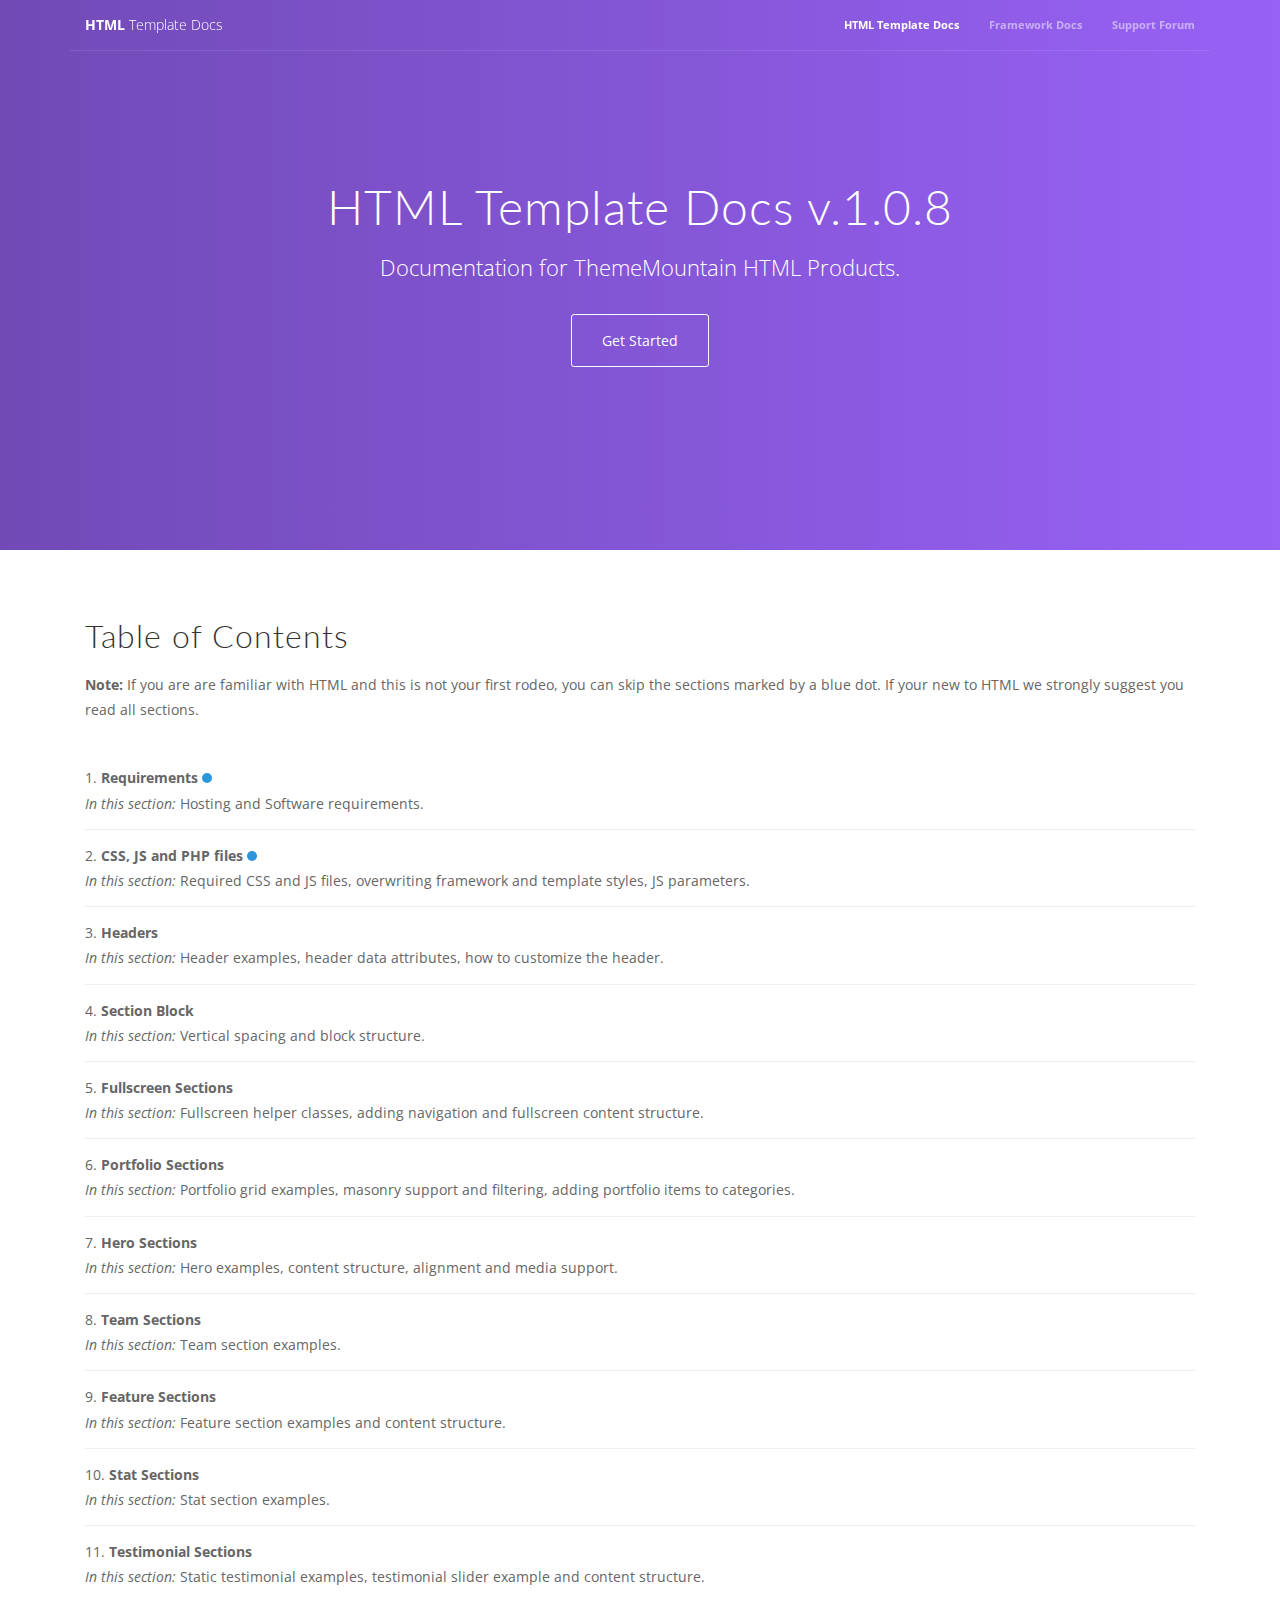
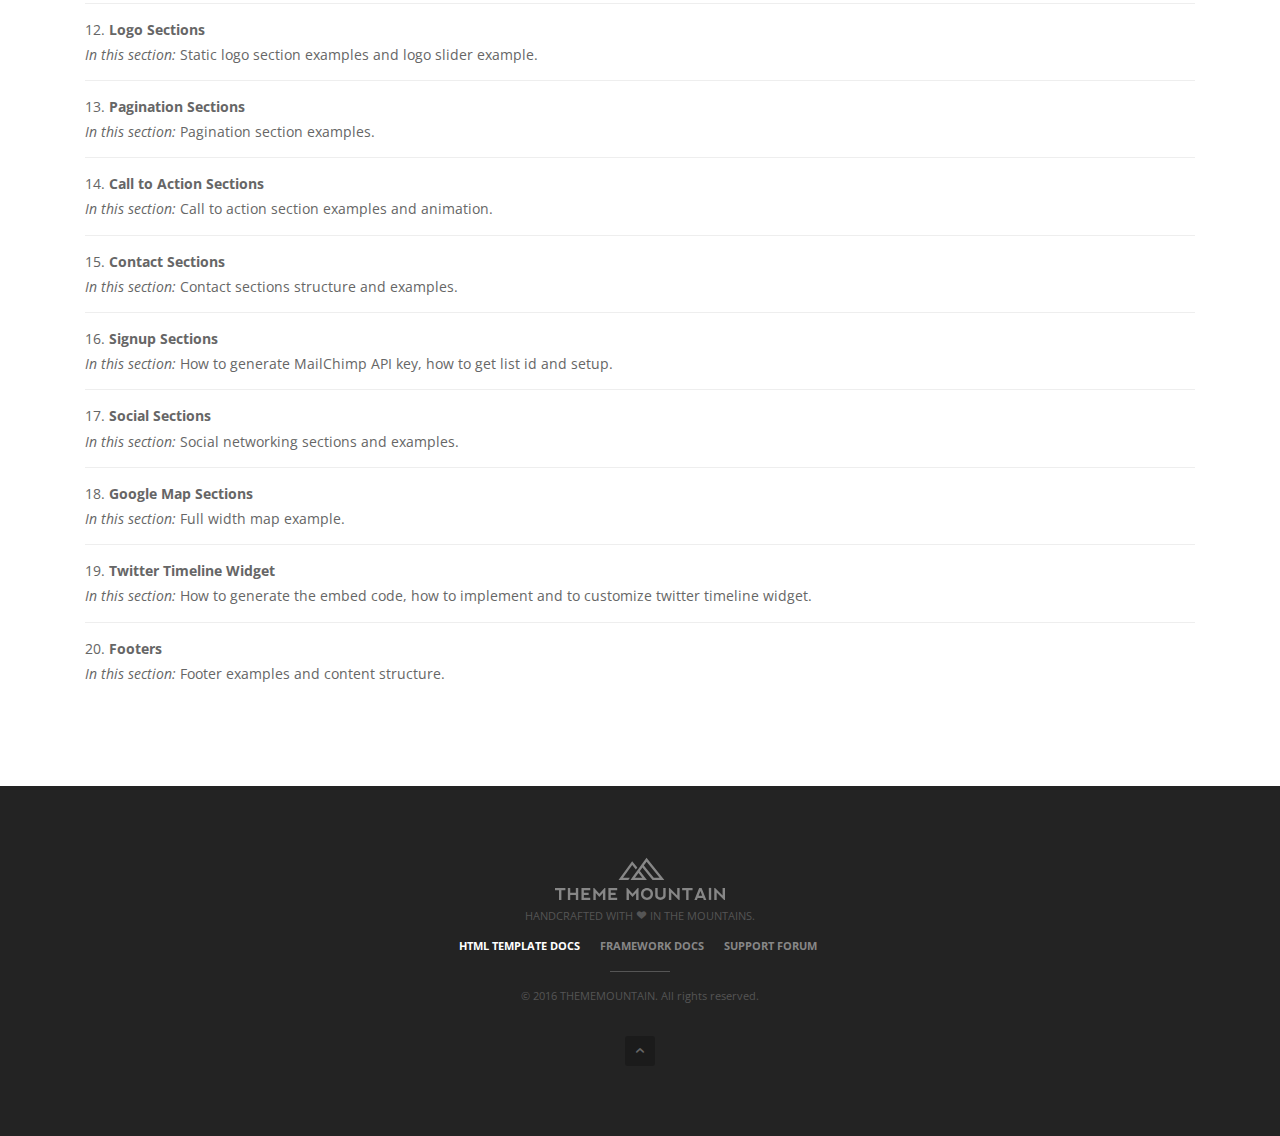
<file: Documentation/docs/index.html>
<!DOCTYPE html>
<html lang="en">
<head>
	<meta charset="UTF-8" />
	<meta content="width=device-width,initial-scale=1.0,maximum-scale=1.0" name="viewport">
	<title>Theme Mountain | Template Documentation</title>
	<link rel="shortcut icon" type="image/x-icon" href="images/theme-mountain-favicon.ico">
	
	<!-- Css -->
	<link rel="stylesheet" href="css/core.min.css" />

	<!-- Font -->
	<link href='https://fonts.googleapis.com/css?family=Open+Sans:300,400,700%7CLato:300,400,700' rel='stylesheet' type='text/css'>

	<!--[if lt IE 9]>
    	<script type="text/javascript" src="http://html5shiv.googlecode.com/svn/trunk/html5.js"></script>
    <![endif]-->

</head>
<body class="homepage">

	<!-- Mobile Menu -->
	<aside class="side-navigation-wrapper enter-right" data-no-scrollbar data-animation="push-in">
		<div class="side-navigation-scroll-pane">
			<div class="side-navigation-inner">
				<div class="side-navigation-header">
					<div class="logo">
						<a class="weight-light" href="../index.html"><strong>HTML</strong> Template Docs</a>
					</div>
					<div class="navigation-hide side-nav-hide">
						<a href="#">
							<span class="icon-cancel medium"></span>
						</a>
					</div>
				</div>
				<nav class="side-navigation">
					<ul>
						<li class="current">
							<a class="contains-sub-menu" href="index.html">Home</a>
						</li>
						<li>
							<a class="contains-sub-menu" href="#">Sections</a>
							<ul class="sub-menu">
								<li>
									<a href="sections/requirements.html">Requirements</a>
								</li>
								<li>
									<a href="sections/file-structure.html">CSS, JS and PHP files</a>
								</li>
								<li>
									<a href="sections/headers.html">Headers <span class="label bkg-grey color-charcoal rounded small">Updated</span></a>
								</li>
								<li>
									<a href="sections/fullscreen-sections.html">Fullscreen Sections</a>
								</li>
								<li>
									<a href="sections/portfolio-sections.html">Portfolio Sections <span class="label bkg-grey color-charcoal rounded small">Updated</span></a>
								</li>
								<li>
									<a href="sections/hero-sections.html">Hero Sections <span class="label bkg-grey color-charcoal rounded small">Updated</span></a>
								</li>
								<li>
									<a href="sections/team-sections.html">Team Sections</a>
								</li>
								<li>
									<a href="sections/feature-sections.html">Feature Sections</a>
								</li>
								<li>
									<a href="sections/stat-sections.html">Stat Sections</a>
								</li>
								<li>
									<a href="sections/testimonial-sections.html">Testimonial Sections</a>
								</li>
								<li>
									<a href="sections/logo-sections.html">Loo Sections</a>
								</li>
								<li>
									<a href="sections/pagination-sections.html">Pagination Sections</a>
								</li>
								<li>
									<a href="sections/call-to-action-sections.html">Call to Action Sections</a>
								</li>
								<li>
									<a href="sections/contact-sections.html">Contact Sections <span class="label bkg-grey color-charcoal rounded small">Updated</span></a>
								</li>
								<li>
									<a href="sections/sign-up-sections.html">Signup Sections</a>
								</li>
								<li>
									<a href="sections/social-sections.html">Social Sections</a>
								</li>
								<li>
									<a href="sections/google-map-sections.html">Google Map Sections <span class="label bkg-grey color-charcoal rounded small">Updated</span></a>
								</li>
								<li>
									<a href="sections/twitter-timeline-widget.html">Twitter Timeline Widget</a>
								</li>
								<li>
									<a href="sections/footers.html">Footers <span class="label bkg-grey color-charcoal rounded small">Updated</span></a>
								</li>
							</ul>
						<li>
						<li>
							<a href="#" class="contains-sub-menu">Other Docs</a>
							<ul class="sub-menu">
								<li>
									<a href="http://framework.thememountain.com">Framework Documentation</a>
								</li>
							</ul>
						</li>
					</ul>
				</nav>
				<div class="side-navigation-footer">
					<p class="copyright no-margin-bottom">&copy; 2014 THEMEMOUNTAIN.</p>
				</div>
			</div>
		</div>
	</aside>
	<!-- Mobile Menu End -->

	<div class="wrapper">
		<div class="wrapper-inner">

			<!-- Header -->
			<header class="nav-bar nav-main">
				<div class="row">
					<div class="column width-12">
						<div class="logo">
							<a class="weight-light" href="../index.html"><strong>HTML</strong> Template Docs</a>
						</div>
						<nav class="navigation nav-block secondary-navigation nav-right no-margin-left">
							<ul>
								<li>
									<li class="aux-navigation hide">
									<!-- Aux Navigation -->
									<a href="#" class="navigation-show side-nav-show nav-icon">
										<span class="icon-menu"></span>
									</a>
								</li>
							</ul>
						</nav>
						<nav class="navigation nav-block primary-navigation nav-right">
							<ul>
								<li class="current">
									<a href="index.html">HTML Template Docs</a>
								</li>
								<li>
									<a href="http://framework.thememountain.com">Framework Docs</a>
								</li>
								<li>
									<a href="http://thememountain.ticksy.com/">Support Forum</a>
								</li>
							</ul>
						</nav>
					</div>
				</div>
			</header>
			<!-- Header End -->	

			<!-- Content -->
			<div class="content clearfix">
				<div class="section-block intro-title-1">
					<div class="row">
						<div class="column width-12">
							<div class="title-container">
								<div class="title-container-inner center">
									<h1 class="mb-10 version-number">HTML Template Docs</h1>
									<p class="lead color-white transparent-element">Documentation for ThemeMountain HTML Products.</p>
									<a href="sections/requirements.html" class="button border-white border-hover-white color-white color-hover-white large rounded">Get Started</a>
								</div>
							</div>
						</div>
					</div>
				</div>
				<div class="row large">
					<div class="column width-12">
						<h2 id="table-of-contents">Table of Contents</h2>
						<p><strong>Note:</strong> If you are are familiar with HTML and this is not your first rodeo, you can skip the sections marked by a blue dot. If your new to HTML we strongly suggest you read all sections.</p>
						<div class="row">
							<div class="column width-12">
								<ol class="list-group large">
									<li>
										<a href="sections/requirements.html">Requirements</a> <span class="indicator bkg-blue-light"></span>
										<p><em>In this section:</em> Hosting and Software requirements.</p>
									</li>
									<li>
										<a href="sections/file-structure.html">CSS, JS and PHP files</a> <span class="indicator bkg-blue-light"></span>
										<p><em>In this section:</em> Required CSS and JS files, overwriting framework and template styles, JS parameters.</p>
									</li>
									<li>
										<a href="sections/headers.html">Headers</a>
										<p><em>In this section:</em> Header examples, header data attributes, how to customize the header.</p>
									</li>
									<li>
										<a href="sections/section-block.html">Section Block</a>
										<p><em>In this section:</em> Vertical spacing and block structure.</p>
									</li>
									<li>
										<a href="sections/fullscreen-sections.html">Fullscreen Sections</a>
										<p><em>In this section:</em> Fullscreen helper classes, adding navigation and fullscreen content structure.</p>
									</li>
									<li>
										<a href="sections/portfolio-sections.html">Portfolio Sections</a>
										<p><em>In this section:</em> Portfolio grid examples, masonry support and filtering, adding portfolio items to categories.</p>
									</li>
									<li>
										<a href="sections/hero-sections.html">Hero Sections</a>
										<p><em>In this section:</em> Hero examples, content structure, alignment and media support.</p>
									</li>
									<li>
										<a href="sections/team-sections.html">Team Sections</a>
										<p><em>In this section:</em> Team section examples.</p>
									</li>
									<li>
										<a href="sections/feature-sections.html">Feature Sections</a>
										<p><em>In this section:</em> Feature section examples and content structure.</p>
									</li>
									<li>
										<a href="sections/stat-sections.html">Stat Sections</a>
										<p><em>In this section:</em> Stat section examples.</p>
									</li>
									<li>
										<a href="sections/testimonial-sections.html">Testimonial Sections</a>
										<p><em>In this section:</em> Static testimonial examples, testimonial slider example and content structure.</p>
									</li>
									<li>
										<a href="sections/logo-sections.html">Logo Sections</a>
										<p><em>In this section:</em> Static logo section examples and logo slider example.</p>
									</li>
									<li>
										<a href="sections/pagination-sections.html">Pagination Sections</a>
										<p><em>In this section:</em> Pagination section examples.</p>
									</li>
									<li>
										<a href="sections/call-to-action-sections.html">Call to Action Sections</a>
										<p><em>In this section:</em> Call to action section examples and animation.</p>
									</li>
									<li>
										<a href="sections/contact-sections.html">Contact Sections</a>
										<p><em>In this section:</em> Contact sections structure and examples.</p>
									</li>
									<li>
										<a href="sections/sign-up-sections.html">Signup Sections</a>
										<p><em>In this section:</em> How to generate MailChimp API key, how to get list id and setup.</p>
									</li>
									<li>
										<a href="sections/social-sections.html">Social Sections</a>
										<p><em>In this section:</em> Social networking sections and examples.</p>
									</li>
									<li>
										<a href="sections/google-map-sections.html">Google Map Sections</a>
										<p><em>In this section:</em> Full width map example.</p>
									</li>
									<li>
										<a href="sections/twitter-timeline-widget.html">Twitter Timeline Widget</a>
										<p><em>In this section:</em> How to generate the embed code, how to implement and to customize twitter timeline widget.</p>
									</li>
									<li>
										<a href="sections/footers.html">Footers</a>
										<p><em>In this section:</em> Footer examples and content structure.</p>
									</li>
								</ol>
							</div>
						</div>
					</div>
				</div>
			</div>
			<!-- Content End -->

			<!-- Footer -->
			<footer class="footer">
				<div class="row large center">
					<div class="column width-12">
						<img src="images/theme-mountain-logo.svg" alt="Theme Mountain" />
						<p class="footer-text">Handcrafted with <span class="icon-heart"></span> in the mountains.</p>
						<nav id="footer-navigation" class="navigation nav-center">
							<ul>
								<li class="current">
									<a href="index.html">HTML Template Docs</a>
								</li>
								<li>
									<a href="http://framework.thememountain.com">Framework Docs</a>
								</li>
								<li>
									<a href="http://thememountain.ticksy.com/">Support Forum</a>
								</li>
							</ul>
						</nav>
						<p class="copyright">&copy; 2016 THEMEMOUNTAIN. All rights reserved.</p>
						<a href="#" class="scroll-to-top icon-up bkg-hover-white"></a>
					</div>
				</div> 
			</footer>
			<!-- End Footer -->
		</div>
	</div>

	<!-- Js -->
	<script src="https://ajax.googleapis.com/ajax/libs/jquery/1.12.4/jquery.min.js"></script>
	<script src="js/timber.master.min.js"></script>
</body>
</html>
</file>
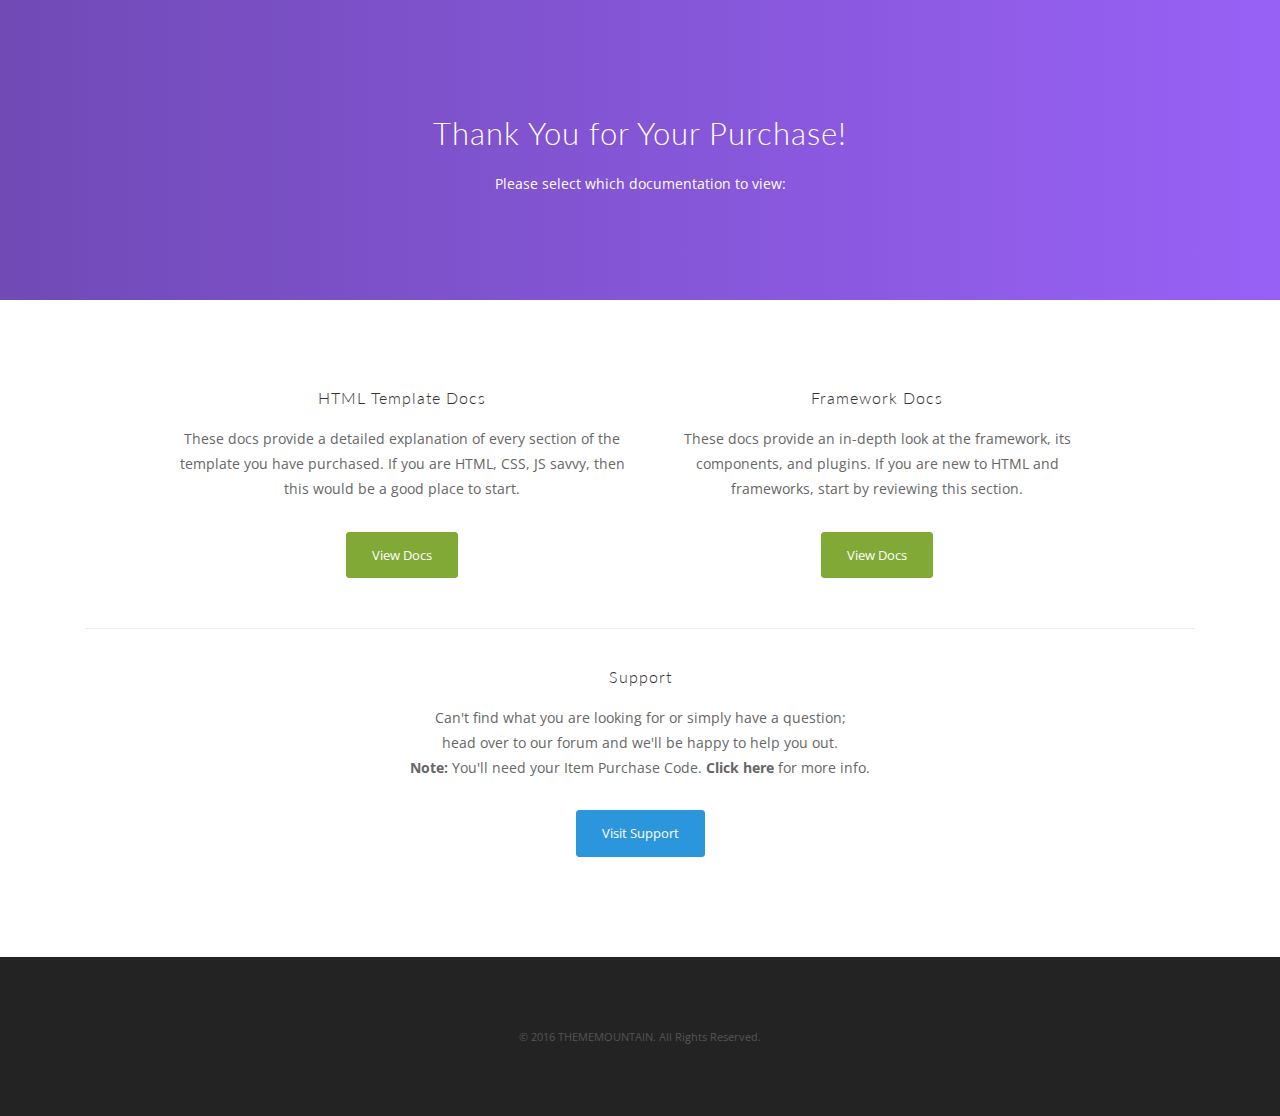
<file: Documentation/start-here.html>
<!DOCTYPE html>
<html lang="en">
<head>
	<meta charset="UTF-8" />
	<meta content="width=device-width,initial-scale=1.0,maximum-scale=1.0" name="viewport">
	<title>Theme Mountain | Documentation</title>
	<link rel="shortcut icon" type="image/x-icon" href="images/theme-mountain-favicon.ico">
	
	<!-- Css -->
	<link rel="stylesheet" href="docs/css/core.min.css" />

	<!-- Font -->
	<link href='https://fonts.googleapis.com/css?family=Open+Sans:300,400,700%7CLato:300,400,700' rel='stylesheet' type='text/css'>

	<!--[if lt IE 9]>
    	<script type="text/javascript" src="http://html5shiv.googlecode.com/svn/trunk/html5.js"></script>
    <![endif]-->

</head>
<body>

	<div class="wrapper">
		<div class="wrapper-inner">

			<!-- Content -->
			<div class="content clearfix">
				<div class="section-block intro-title-1 small">
					<div class="row">
						<div class="column width-12">
							<div class="title-container">
								<div class="title-container-inner center">
									<h1 class="mb-10"><small>Thank You for Your Purchase!</small></h1>
									<p class=" color-white">Please select which documentation to view:</p>
								</div>
							</div>
						</div>
					</div>
				</div>
				<div class="row xlarge">
					<div class="column width-12 center">
						<div class="row">
							<div class="column width-5 push-1">
								<h6>HTML Template Docs</h6>
								<p>These docs provide a detailed explanation of every section of the template you have purchased. If you are HTML, CSS, JS savvy, then this would be a good place to start.</p>
								<a href="docs/index.html" class="button bkg-green border-hover-charcoal color-white color-hover-charcoal rounded">
									View Docs
								</a>
							</div>
							<div class="column width-5 push-1">
								<h6>Framework Docs</h6>
								<p>These docs provide an in-depth look at the framework, its components, and plugins. If you are new to HTML and frameworks, start by reviewing this section.</p>
								<a href="http://framework.thememountain.com" class="button bkg-green border-hover-charcoal color-white color-hover-charcoal rounded">
									View Docs
								</a>
							</div>
						</div>
						<hr>
						<div class="row">
							<div class="column width-6 push-3">
								<h6>Support</h6>
								<p>Can't find what you are looking for or simply have a question;<br> head over to our forum and we'll be happy to help you out. <br> <strong>Note:</strong> You'll need your Item Purchase Code. <a href="https://thememountain.ticksy.com/faq/3109">Click here</a> for more info.</p>
								<a href="https://thememountain.ticksy.com" class="button bkg-blue-light border-hover-charcoal color-white color-hover-charcoal rounded">
									Visit Support
								</a>
							</div>
						</div>
					</div>
				</div>
			</div>
			<!-- Content End -->

			<!-- Footer -->
			<footer class="footer">
				<div class="row large center">
					<div class="column width-12">
						<p class="copyright no-margin-bottom">&copy; 2016 THEMEMOUNTAIN. All Rights Reserved.</p>
					</div>
				</div> 
			</footer>
			<!-- Footer End -->

		</div>
	</div>
</body>
</html>
</file>
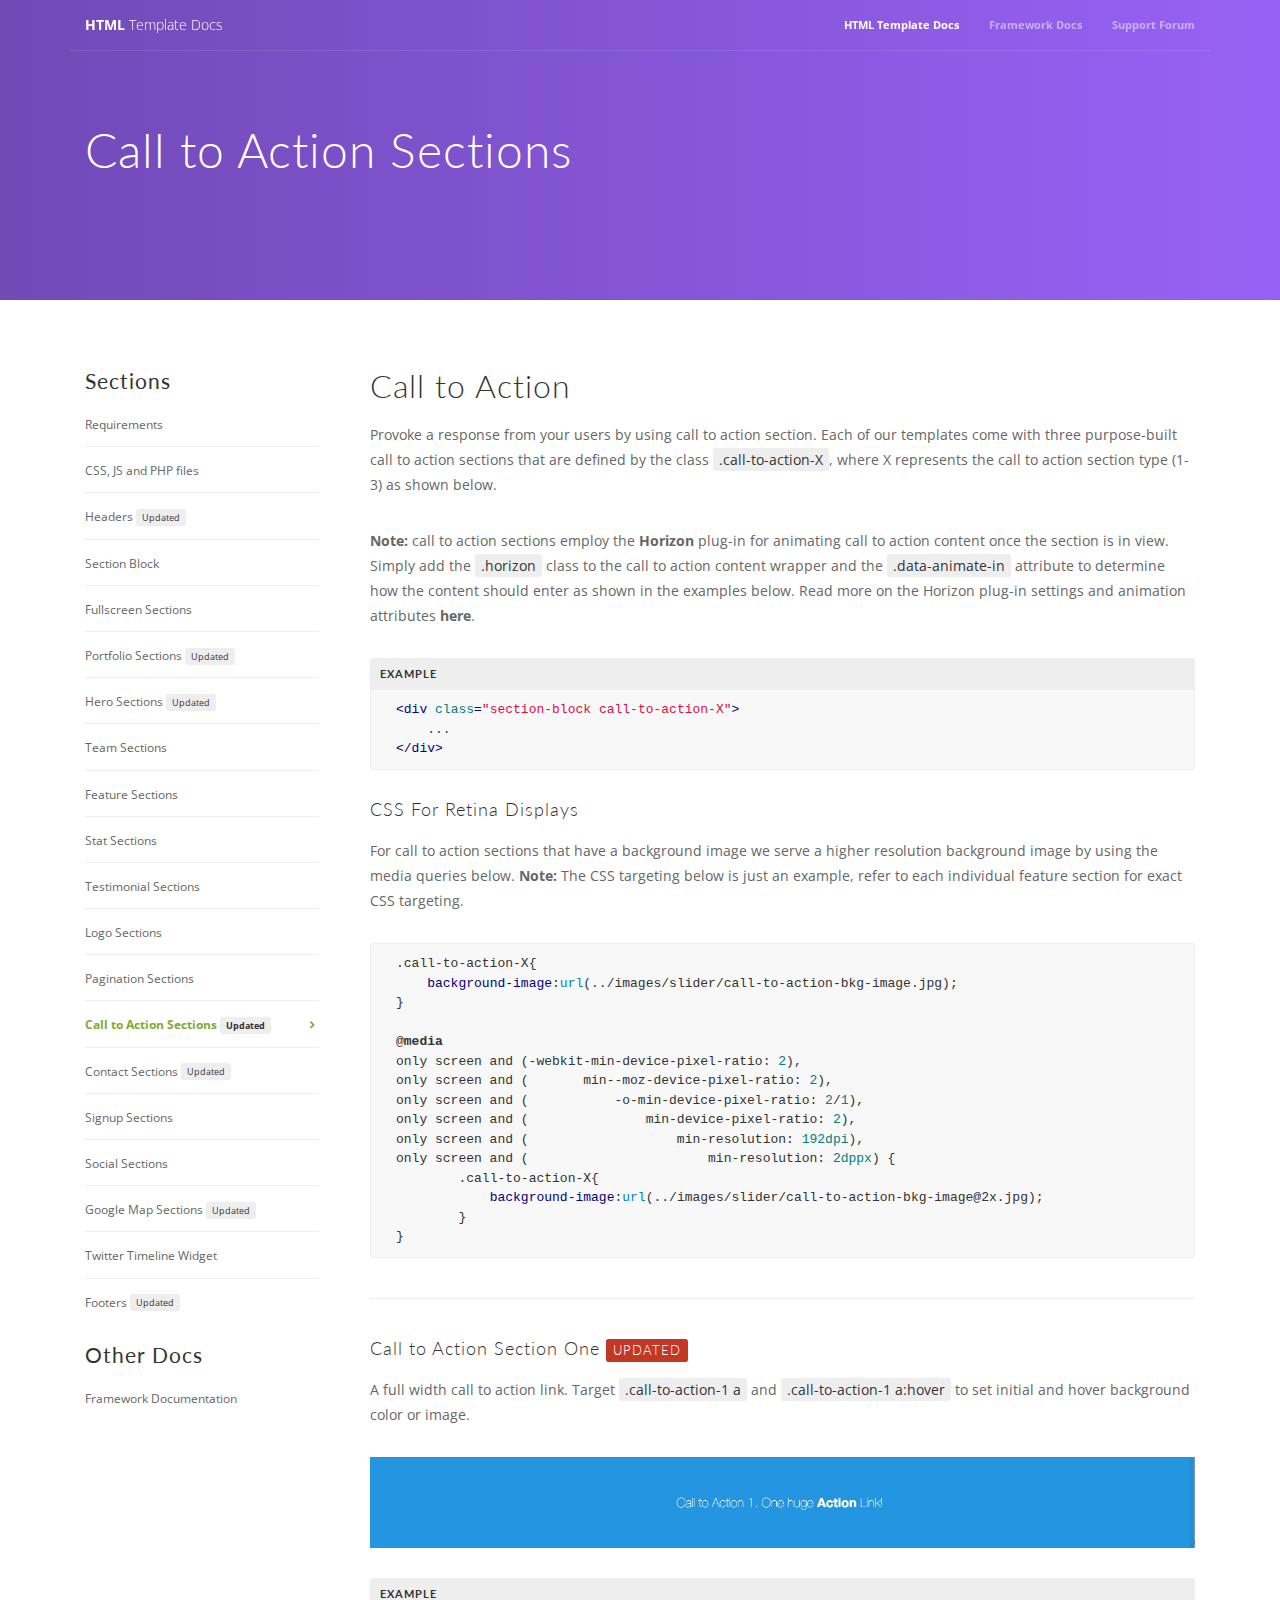
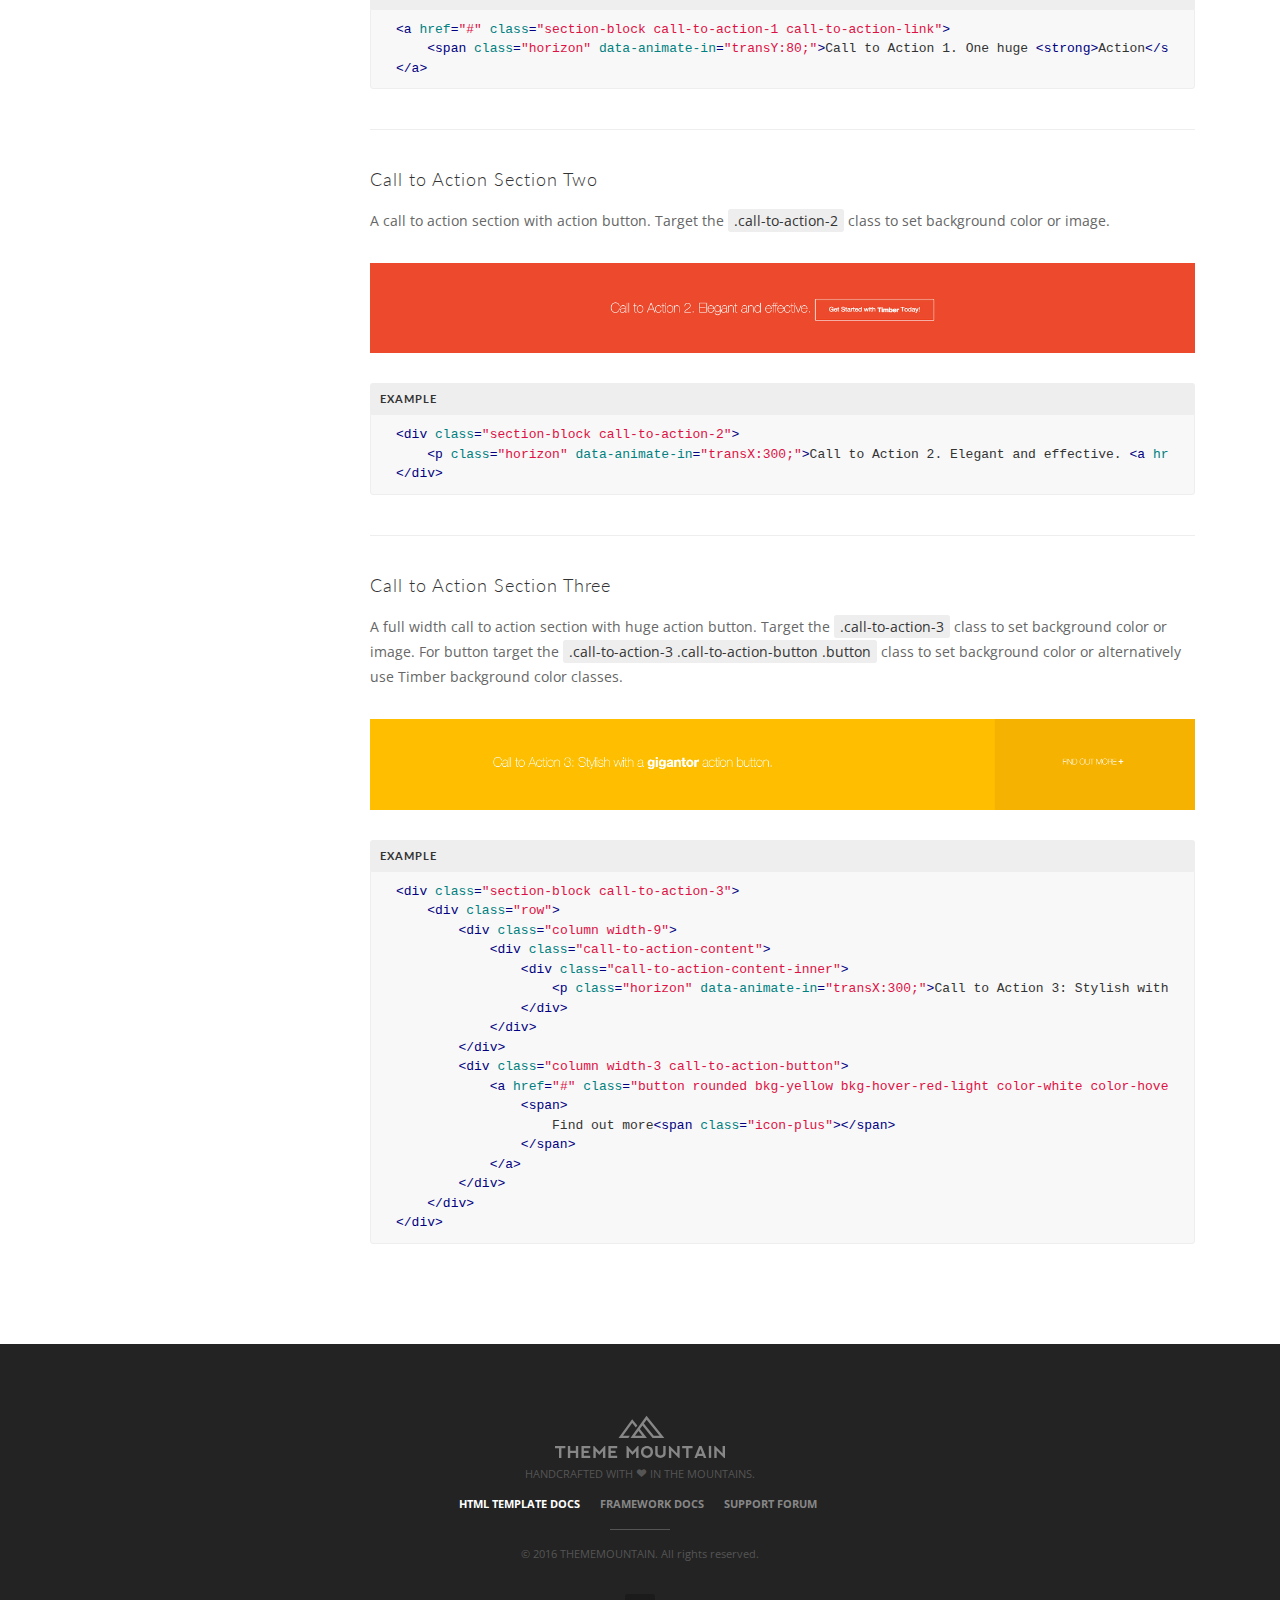
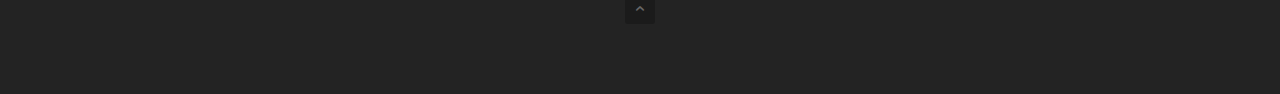
<file: Documentation/docs/sections/call-to-action-sections.html>
<!DOCTYPE html>
<html lang="en">
<head>
	<meta charset="UTF-8" />
	<meta content="width=device-width,initial-scale=1.0,maximum-scale=1.0" name="viewport">
	<title>Call to Action Sections | Template Documentation </title>
	<link rel="shortcut icon" type="image/x-icon" href="../images/theme-mountain-favicon.ico">
	
	<!-- Css -->
	<link rel="stylesheet" href="../css/core.min.css" />

	<!-- Font -->
	<link href='https://fonts.googleapis.com/css?family=Open+Sans:300,400,700%7CLato:300,400,700' rel='stylesheet' type='text/css'>

	<!--[if lt IE 9]>
    	<script type="text/javascript" src="http://html5shiv.googlecode.com/svn/trunk/html5.js"></script>
    <![endif]-->

</head>
<body>

	<!-- Mobile Menu -->
	<aside class="side-navigation-wrapper enter-right" data-no-scrollbar data-animation="push-in">
		<div class="side-navigation-scroll-pane">
			<div class="side-navigation-inner">
				<div class="side-navigation-header">
					<div class="logo">
						<a class="weight-light" href="../index.html"><strong>HTML</strong> Template Docs</a>
					</div>
					<div class="navigation-hide side-nav-hide">
						<a href="#">
							<span class="icon-cancel medium"></span>
						</a>
					</div>
				</div>
				<nav class="side-navigation">
					<ul>
						<li>
							<a class="contains-sub-menu" href="../index.html">Home</a>
						</li>
						<li>
							<a class="contains-sub-menu" href="#">Sections</a>
							<ul class="sub-menu">
								<li>
									<a href="requirements.html">Requirements</a>
								</li>
								<li>
									<a href="file-structure.html">CSS, JS and PHP files</a>
								</li>
								<li>
									<a href="headers.html">Headers <span class="label bkg-grey color-charcoal rounded small">Updated</span></a>
								</li>
								<li>
									<a href="section-block.html">Section Block</a>
								</li>
								<li>
									<a href="fullscreen-sections.html">Fullscreen Sections</a>
								</li>
								<li>
									<a href="portfolio-sections.html">Portfolio Sections <span class="label bkg-grey color-charcoal rounded small">Updated</span></a>
								</li>
								<li>
									<a href="hero-sections.html">Hero Sections <span class="label bkg-grey color-charcoal rounded small">Updated</span></a>
								</li>
								<li>
									<a href="team-sections.html">Team Sections</a>
								</li>
								<li>
									<a href="feature-sections.html">Feature Sections</a>
								</li>
								<li>
									<a href="stat-sections.html">Stat Sections</a>
								</li>
								<li>
									<a href="testimonial-sections.html">Testimonial Sections</a>
								</li>
								<li>
									<a href="logo-sections.html">Logo Sections</a>
								</li>
								<li>
									<a href="pagination-sections.html">Pagination Sections</a>
								</li>
								<li class="current">
									<a href="call-to-action-sections.html">Call to Action Sections <span class="label bkg-grey color-charcoal rounded small">Updated</span></a>
								</li>
								<li>
									<a href="contact-sections.html">Contact Sections <span class="label bkg-grey color-charcoal rounded small">Updated</span></a>
								</li>
								<li>
									<a href="sign-up-sections.html">Signup Sections</a>
								</li>
								<li>
									<a href="social-sections.html">Social Sections</a>
								</li>
								<li>
									<a href="google-map-sections.html">Google Map Sections <span class="label bkg-grey color-charcoal rounded small">Updated</span></a>
								</li>
								<li>
									<a href="twitter-timeline-widget.html">Twitter Timeline Widget</a>
								</li>
								<li>
									<a href="footers.html">Footers <span class="label bkg-grey color-charcoal rounded small">Updated</span></a>
								</li>
							</ul>
						<li>
						<li>
							<a href="#" class="contains-sub-menu">Other Docs</a>
							<ul class="sub-menu">
								<li>
									<a href="http://framework.thememountain.com">Framework Documentation</a>
								</li>
							</ul>
						</li>
					</ul>
				</nav>
				<div class="side-navigation-footer">
					<p class="copyright no-margin-bottom">&copy; 2014 THEMEMOUNTAIN.</p>
				</div>
			</div>
		</div>
	</aside>
	<!-- Mobile Menu End -->

	<div class="wrapper">
		<div class="wrapper-inner">
		
			<!-- Header -->
			<header class="nav-bar nav-main">
				<div class="row">
					<div class="column width-12">
						<div class="logo">
							<a class="weight-light" href="../index.html"><strong>HTML</strong> Template Docs</a>
						</div>
						<nav class="navigation nav-block secondary-navigation nav-right no-margin-left">
							<ul>
								<li>
									<li class="aux-navigation hide">
									<!-- Aux Navigation -->
									<a href="#" class="navigation-show side-nav-show nav-icon">
										<span class="icon-menu"></span>
									</a>
								</li>
							</ul>
						</nav>
						<nav class="navigation nav-block primary-navigation nav-right">
							<ul>
								<li class="current">
									<a href="index.html">HTML Template Docs</a>
								</li>
								<li>
									<a href="http://framework.thememountain.com">Framework Docs</a>
								</li>
								<li>
									<a href="http://thememountain.ticksy.com/">Support Forum</a>
								</li>
							</ul>
						</nav>
					</div>
				</div>
			</header>
			<!-- Header End -->

			<!-- Content -->
			<div class="content clearfix">
				<div class="section-block intro-title-1 small">
					<div class="row">
						<div class="column width-12">
							<div class="title-container">
								<div class="title-container-inner">
									<h1>Call to Action Sections</h1>
								</div>
							</div>
						</div>
					</div>
				</div>
				<div class="row large">
					<div class="column width-9 push-3 content-inner">
						<h2 id="call-to-action-sections">Call to Action</h2>
						<p>Provoke a response from your users by using call to action section. Each of our templates come with three purpose-built call to action sections that are defined by the class <span class="label bkg-grey color-charcoal rounded">.call-to-action-X</span>, where X represents the call to action section type (1-3) as shown below.</p>
						<p><strong>Note:</strong> call to action sections employ the <a href="http://framework.thememountain.com/components/horizon-reveal.html">Horizon</a> plug-in for animating call to action content once the section is in view. Simply add the <span class="label bkg-grey color-charcoal rounded">.horizon</span> class to the call to action content wrapper and the <span class="label bkg-grey color-charcoal rounded">.data-animate-in</span> attribute to determine how the content should enter as shown in the examples below. Read more on the Horizon plug-in settings and animation attributes <a href="http://framework.thememountain.com/components/horizon-reveal.html">here</a>.</p>
						<h6 class="code-snippet-title">Example</h6>
						<div class="box large rounded code-snippet">
							<pre>
								<code class="html">
									<div class="section-block call-to-action-X">
										...
									</div>
								</code>
							</pre>
						</div>
						<h5 id="css-retina-display">CSS For Retina Displays</h5>
						<p>For call to action sections that have a background image we serve a higher resolution background image by using the media queries below. <strong>Note:</strong> The CSS targeting below is just an example, refer to each individual feature section for exact CSS targeting.</p>
						<div class="box large rounded code-snippet">
							<pre>
								<code class="css">
									.call-to-action-X{
										background-image:url(../images/slider/call-to-action-bkg-image.jpg);
									}

									@media
									only screen and (-webkit-min-device-pixel-ratio: 2),
									only screen and (		min--moz-device-pixel-ratio: 2),
									only screen and (			-o-min-device-pixel-ratio: 2/1),
									only screen and (				min-device-pixel-ratio: 2),
									only screen and (					min-resolution: 192dpi),
									only screen and (						min-resolution: 2dppx) { 
											.call-to-action-X{
												background-image:url(../images/slider/call-to-action-bkg-image@2x.jpg);
											}
									}
								</code>
							</pre>
						</div>
						<hr>
						<h5 id="call-to-action-type-one">Call to Action Section One <span class="label bkg-red color-white rounded">Updated</span></h5>
						<p>A full width call to action link. Target <span class="label bkg-grey color-charcoal rounded">.call-to-action-1 a</span> and <span class="label bkg-grey color-charcoal rounded">.call-to-action-1 a:hover</span> to set initial and hover background color or image.</p>
						<div class="thumbnail">
							<img src="../images/call-to-action-1-example.jpg" alt="call-to-action example 1">
						</div>
						<h6 class="code-snippet-title">Example</h6>
						<div class="box large rounded code-snippet">
							<pre>
								<code class="html">
									<a href="#" class="section-block call-to-action-1 call-to-action-link">
										<span class="horizon" data-animate-in="transY:80;">Call to Action 1. One huge <strong>Action</strong> Link!</span>
									</a>
								</code>
							</pre>
						</div>
						<hr>
						<h5 id="call-to-action-type-two">Call to Action Section Two</h5>
						<p>A call to action section with action button. Target the <span class="label bkg-grey color-charcoal rounded">.call-to-action-2</span> class to set background color or image.</p>
						<div class="thumbnail">
							<img src="../images/call-to-action-2-example.jpg" alt="call-to-action example 2">
						</div>
						<h6 class="code-snippet-title">Example</h6>
						<div class="box large rounded code-snippet">
							<pre>
								<code class="html">
									<div class="section-block call-to-action-2">
										<p class="horizon" data-animate-in="transX:300;">Call to Action 2. Elegant and effective. <a href="#"class="button rounded border-white bkg-hover-red-light color-white color-hover-white">Get Started with <strong>Timber</strong> Today!</a> </p>
									</div>
								</code>
							</pre>
						</div>
						<hr>
						<h5 id="call-to-action-type-three">Call to Action Section Three</h5>
						<p>A full width call to action section with huge action button. Target the <span class="label bkg-grey color-charcoal rounded">.call-to-action-3</span> class to set background color or image. For button target the <span class="label bkg-grey color-charcoal rounded">.call-to-action-3 .call-to-action-button .button</span> class to set background color or alternatively use Timber background color classes.</p>
						<div class="thumbnail">
							<img src="../images/call-to-action-3-example.jpg" alt="call-to-action example 3">
						</div>
						<h6 class="code-snippet-title">Example</h6>
						<div class="box large rounded code-snippet">
							<pre>
								<code class="html">
									<div class="section-block call-to-action-3">
										<div class="row">
											<div class="column width-9">
												<div class="call-to-action-content">
													<div class="call-to-action-content-inner">
														<p class="horizon" data-animate-in="transX:300;">Call to Action 3: Stylish with a <strong>huge</strong> action button</p>
													</div>
												</div>
											</div>
											<div class="column width-3 call-to-action-button">
												<a href="#" class="button rounded bkg-yellow bkg-hover-red-light color-white color-hover-white">
													<span>
														Find out more<span class="icon-plus"></span>
													</span>
												</a>
											</div>
										</div>
									</div>
								</code>
							</pre>
						</div>
					</div>
					<aside class="sidebar column width-3 pull-9">
						<h3 class="widget-title">Sections</h3>
						<ul class="list-group width-11">
							<li>
								<a href="requirements.html">Requirements</a>
							</li>
							<li>
								<a href="file-structure.html">CSS, JS and PHP files</a>
							</li>
							<li>
								<a href="headers.html">Headers <span class="label bkg-grey color-charcoal rounded small">Updated</span></a>
							</li>
							<li>
								<a href="section-block.html">Section Block</a>
							</li>
							<li>
								<a href="fullscreen-sections.html">Fullscreen Sections</a>
							</li>
							<li>
								<a href="portfolio-sections.html">Portfolio Sections <span class="label bkg-grey color-charcoal rounded small">Updated</span></a>
							</li>
							<li>
								<a href="hero-sections.html">Hero Sections <span class="label bkg-grey color-charcoal rounded small">Updated</span></a>
							</li>
							<li>
								<a href="hero-sections.html">Team Sections</a>
							</li>
							<li>
								<a href="feature-sections.html">Feature Sections</a>
							</li>
							<li>
								<a href="stat-sections.html">Stat Sections</a>
							</li>
							<li>
								<a href="testimonial-sections.html">Testimonial Sections</a>
							</li>
							<li>
								<a href="logo-sections.html">Logo Sections</a>
							</li>
							<li>
								<a href="pagination-sections.html">Pagination Sections</a>
							</li>
							<li class="current">
								<span class="icon-right-open-mini"></span>
								<a href="call-to-action-sections.html">Call to Action Sections <span class="label bkg-grey color-charcoal rounded small">Updated</span></a>
							</li>
							<li>
								<a href="contact-sections.html">Contact Sections <span class="label bkg-grey color-charcoal rounded small">Updated</span></a>
							</li>
							<li>
								<a href="sign-up-sections.html">Signup Sections</a>
							</li>
							<li>
								<a href="social-sections.html">Social Sections</a>
							</li>
							<li>
								<a href="google-map-sections.html">Google Map Sections <span class="label bkg-grey color-charcoal rounded small">Updated</span></a>
							</li>
							<li>
								<a href="twitter-timeline-widget.html">Twitter Timeline Widget</a>
							</li>
							<li>
								<a href="footers.html">Footers <span class="label bkg-grey color-charcoal rounded small">Updated</span></a>
							</li>
						</ul>
						<h3 class="widget-title">Other Docs</h3>
						<ul class="list-group dashed width-11">
							<li>
								<a href="http://framework.thememountain.com">Framework Documentation</a>
							</li>
						</ul>
					</aside>
				</div>
			</div>
			<!-- Content End -->

			<!-- Footer -->
			<footer class="footer">
				<div class="row large center">
					<div class="column width-12">
						<img src="../images/theme-mountain-logo.svg" alt="Theme Mountain" />
						<p class="footer-text">Handcrafted with <span class="icon-heart"></span> in the mountains.</p>
						<nav id="footer-navigation" class="navigation nav-center">
							<ul>
								<li class="current">
									<a href="../index.html">HTML Template Docs</a>
								</li>
								<li>
									<a href="http://framework.thememountain.com">Framework Docs</a>
								</li>
								<li>
									<a href="http://thememountain.ticksy.com/">Support Forum</a>
								</li>
							</ul>
						</nav>
						<p class="copyright">&copy; 2016 THEMEMOUNTAIN. All rights reserved.</p>
						<a href="#" class="scroll-to-top icon-up bkg-hover-white"></a>
					</div>
				</div> 
			</footer>
			<!-- End Footer -->
		</div>
	</div>

	<!-- Js -->
	<script src="https://ajax.googleapis.com/ajax/libs/jquery/1.12.4/jquery.min.js"></script>
	<script src="../js/timber.master.min.js"></script>
</body>
</html>
</file>
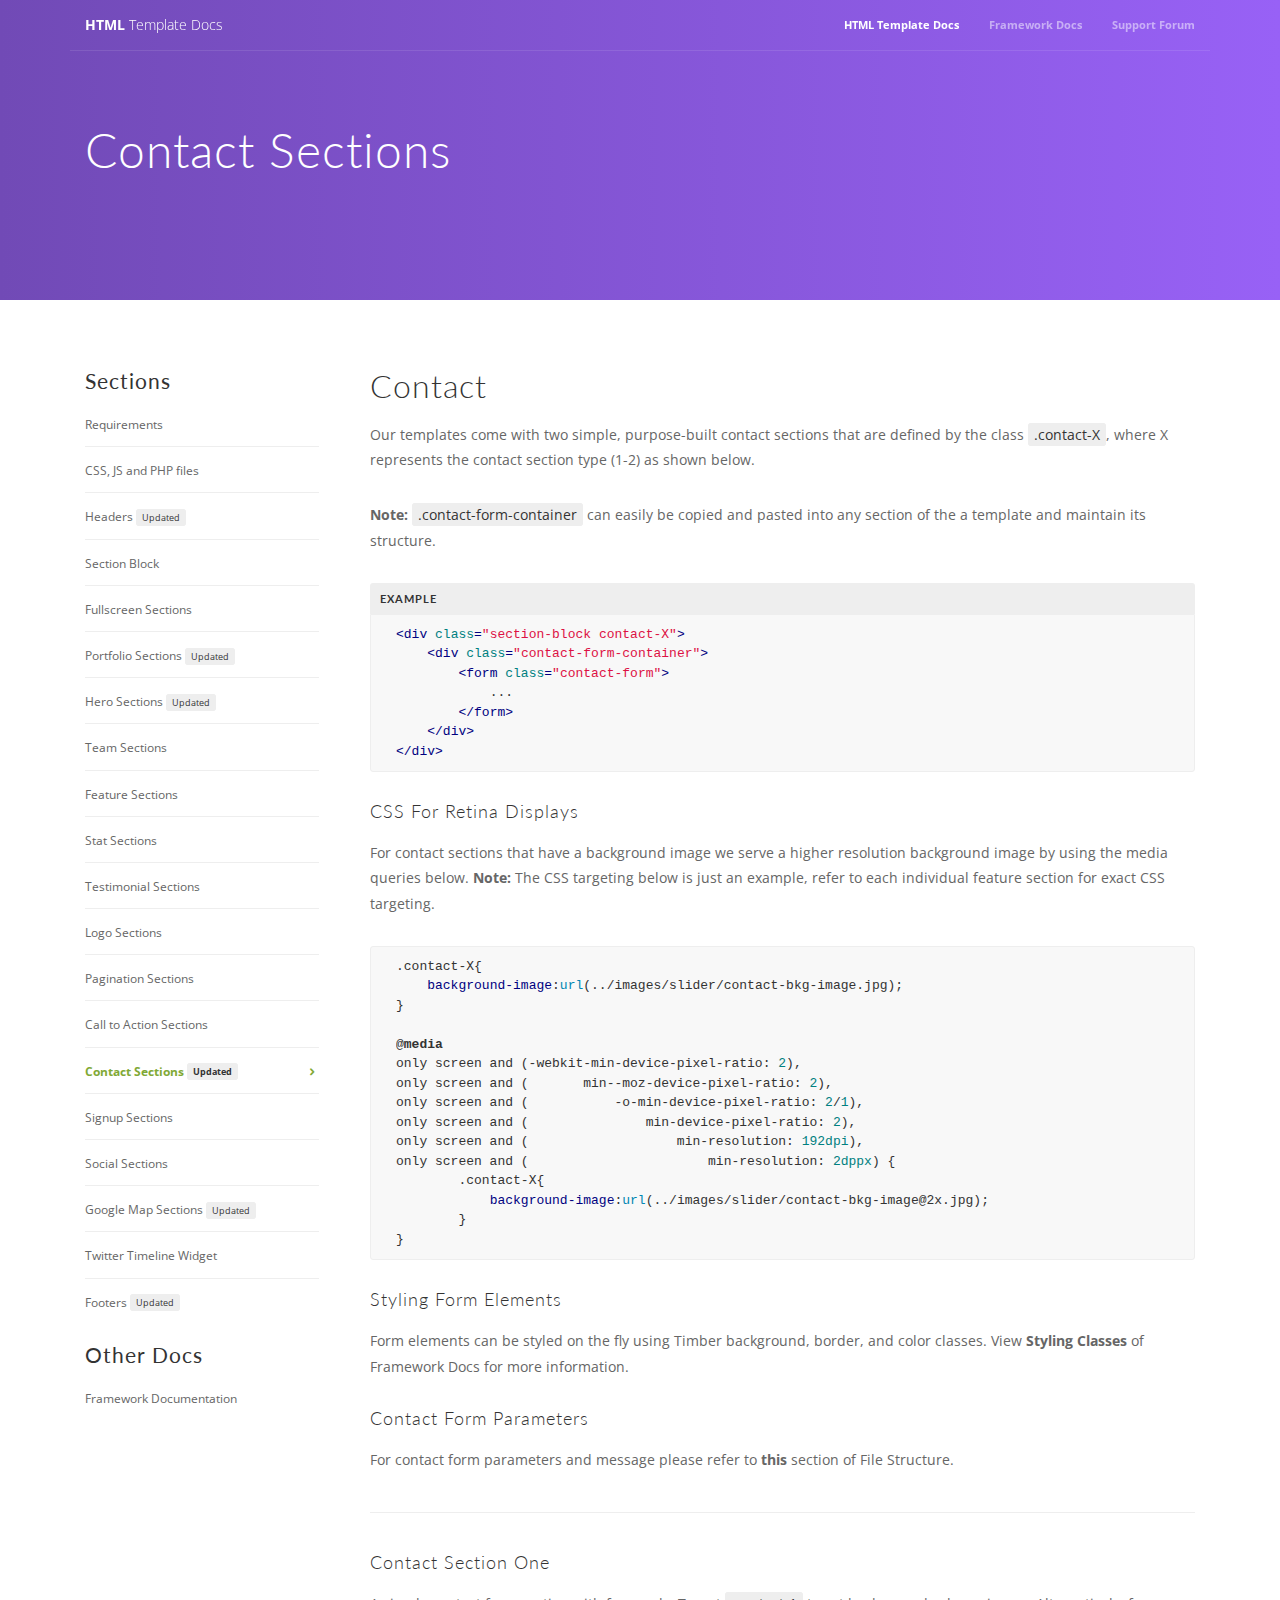
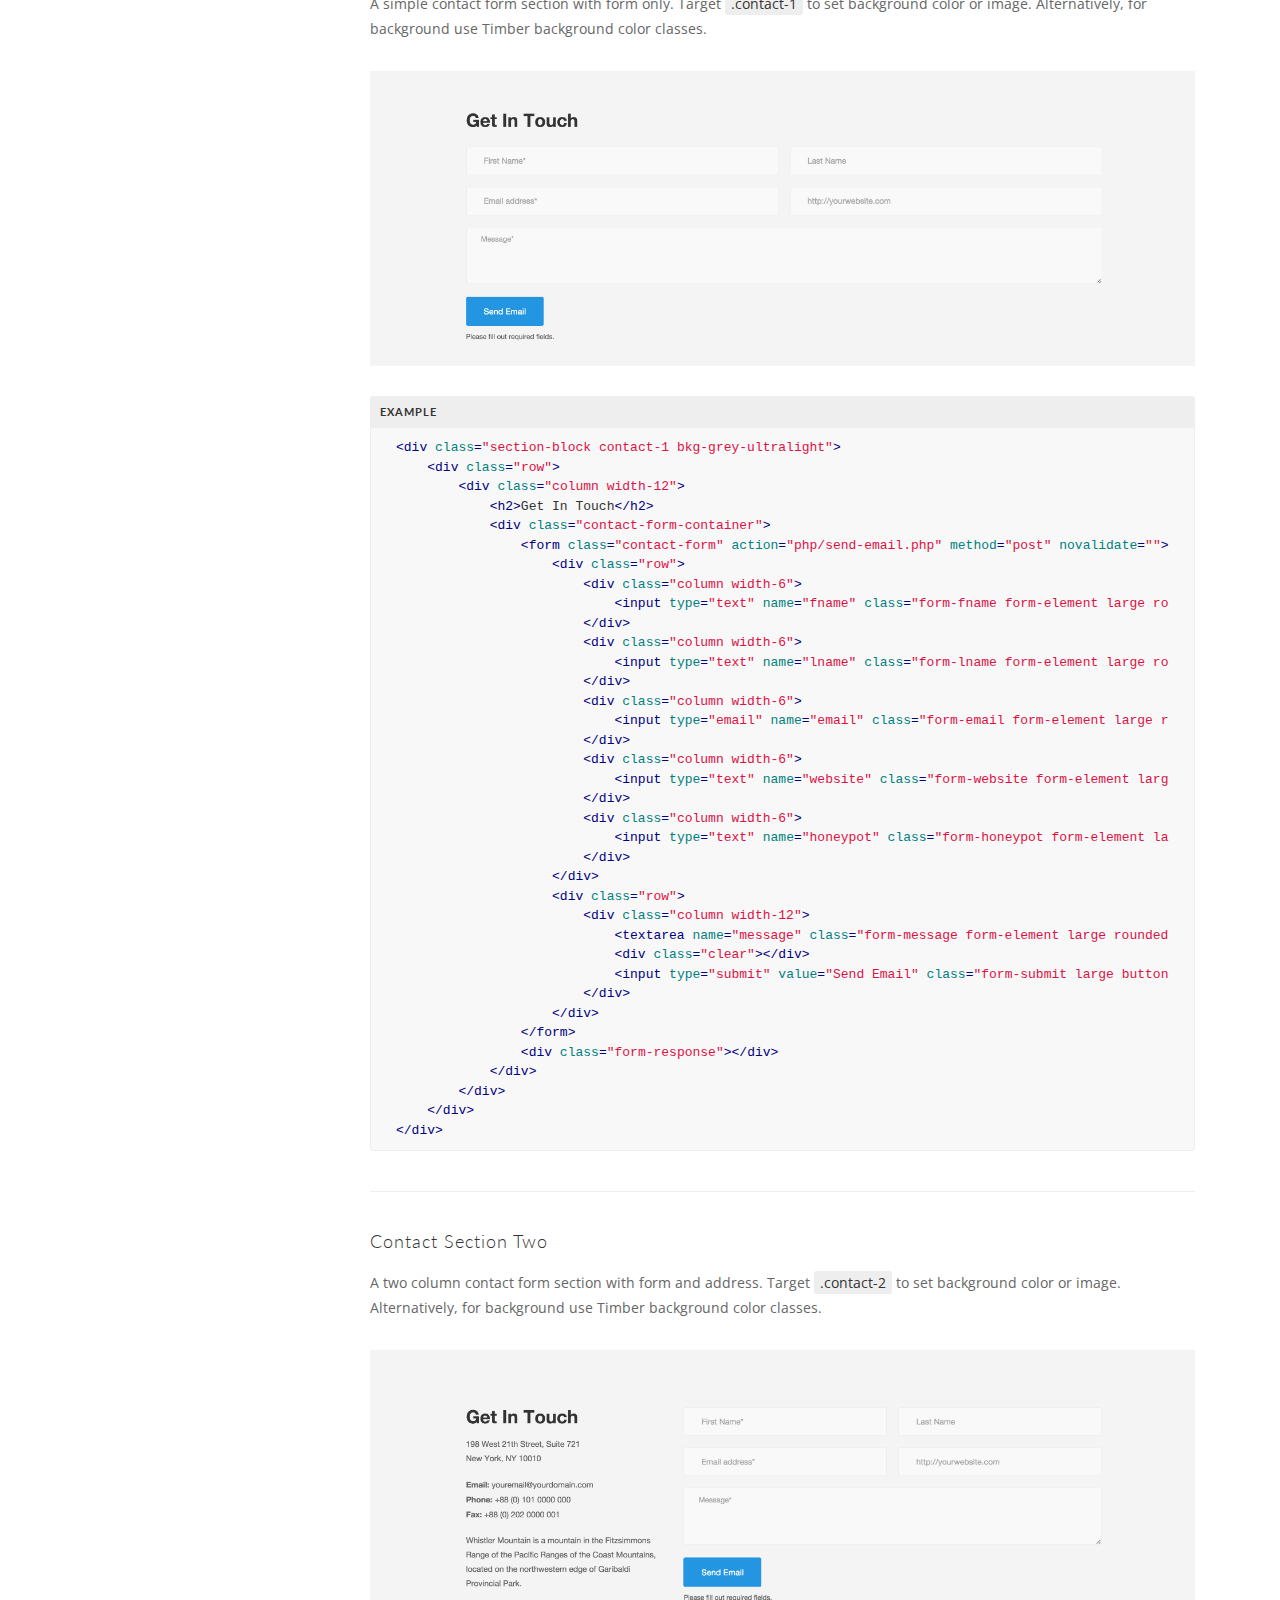
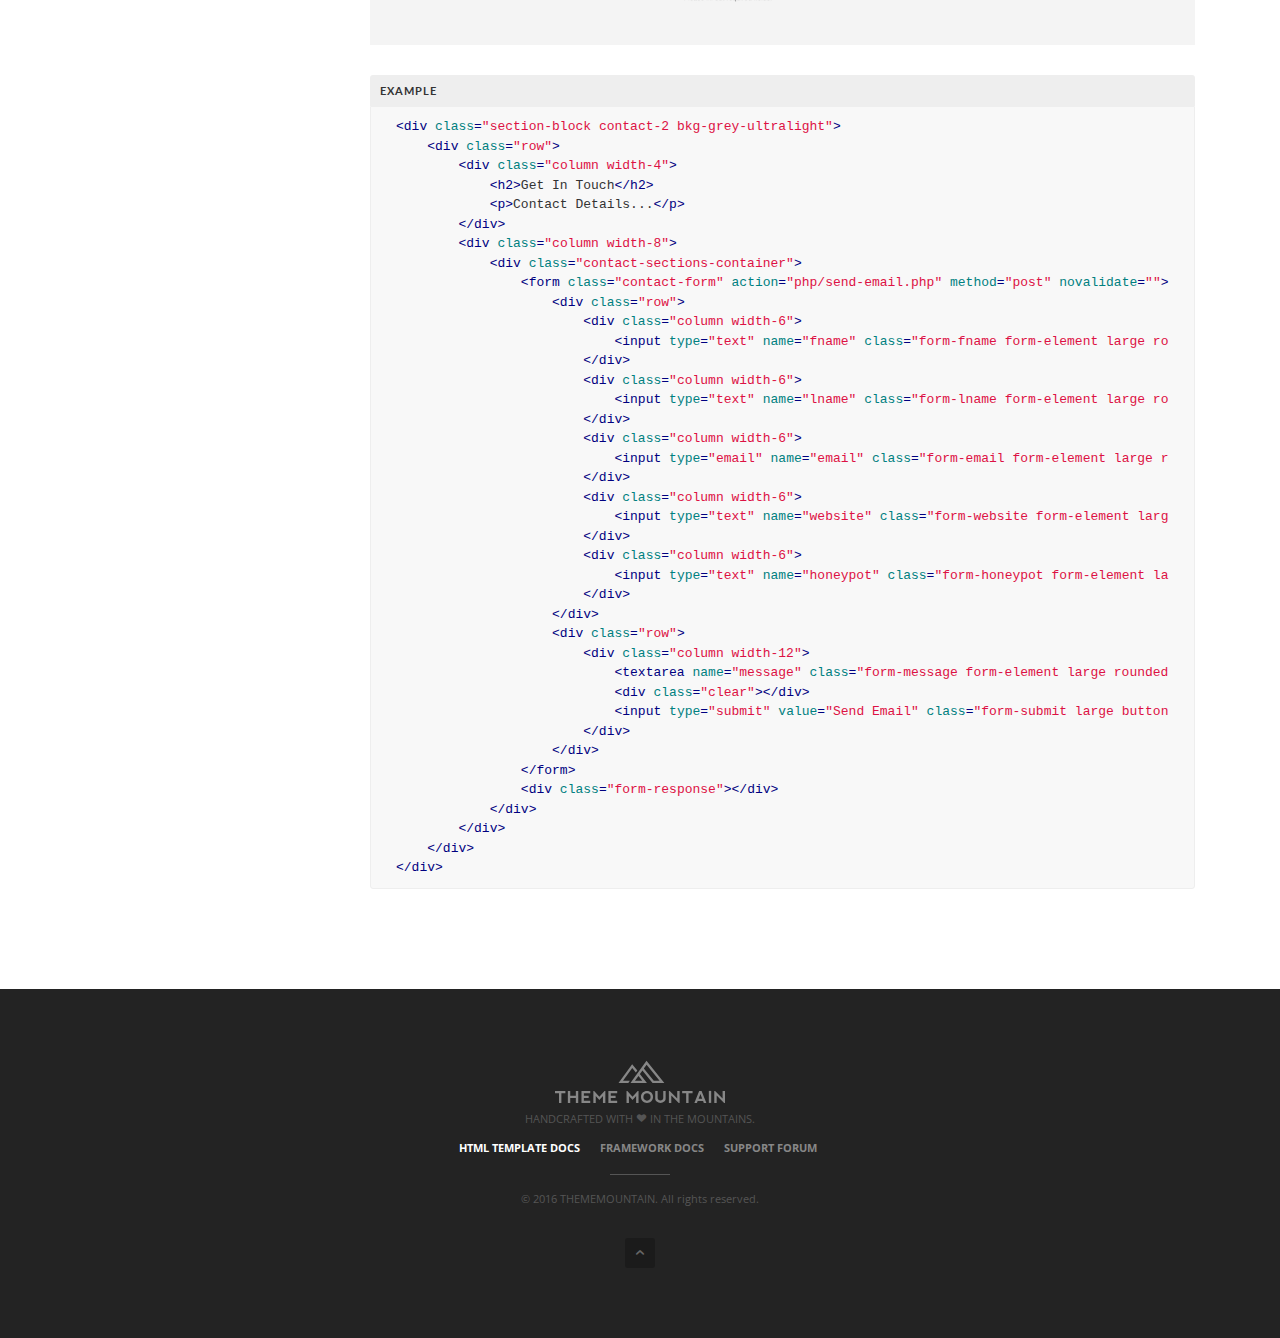
<file: Documentation/docs/sections/contact-sections-outdated.html>
<!DOCTYPE html>
<html lang="en">
<head>
	<meta charset="UTF-8" />
	<meta content="width=device-width,initial-scale=1.0,maximum-scale=1.0" name="viewport">
	<title>Contact Sections | Template Documentation </title>
	<link rel="shortcut icon" type="image/x-icon" href="../images/theme-mountain-favicon.ico">
	
	<!-- Css -->
	<link rel="stylesheet" href="../css/core.min.css" />

	<!-- Font -->
	<link href='https://fonts.googleapis.com/css?family=Open+Sans:300,400,700%7CLato:300,400,700' rel='stylesheet' type='text/css'>

	<!--[if lt IE 9]>
    	<script type="text/javascript" src="http://html5shiv.googlecode.com/svn/trunk/html5.js"></script>
    <![endif]-->

</head>
<body>

	<!-- Mobile Menu -->
	<aside class="side-navigation-wrapper enter-right" data-no-scrollbar data-animation="push-in">
		<div class="side-navigation-scroll-pane">
			<div class="side-navigation-inner">
				<div class="side-navigation-header">
					<div class="logo">
						<a class="weight-light" href="../index.html"><strong>HTML</strong> Template Docs</a>
					</div>
					<div class="navigation-hide side-nav-hide">
						<a href="#">
							<span class="icon-cancel medium"></span>
						</a>
					</div>
				</div>
				<nav class="side-navigation">
					<ul>
						<li>
							<a class="contains-sub-menu" href="../index.html">Home</a>
						</li>
						<li>
							<a class="contains-sub-menu" href="#">Sections</a>
							<ul class="sub-menu">
								<li>
									<a href="requirements.html">Requirements</a>
								</li>
								<li>
									<a href="file-structure.html">CSS, JS and PHP files</a>
								</li>
								<li>
									<a href="headers.html">Headers <span class="label bkg-grey color-charcoal rounded small">Updated</span></a>
								</li>
								<li>
									<a href="section-block.html">Section Block</a>
								</li>
								<li>
									<a href="fullscreen-sections.html">Fullscreen Sections</a>
								</li>
								<li>
									<a href="portfolio-sections.html">Portfolio Sections <span class="label bkg-grey color-charcoal rounded small">Updated</span></a>
								</li>
								<li>
									<a href="hero-sections.html">Hero Sections <span class="label bkg-grey color-charcoal rounded small">Updated</span></a>
								</li>
								<li>
									<a href="team-sections.html">Team Sections</a>
								</li>
								<li>
									<a href="feature-sections.html">Feature Sections</a>
								</li>
								<li>
									<a href="stat-sections.html">Stat Sections</a>
								</li>
								<li>
									<a href="testimonial-sections.html">Testimonial Sections</a>
								</li>
								<li>
									<a href="logo-sections.html">Logo Sections</a>
								</li>
								<li>
									<a href="pagination-sections.html">Pagination Sections</a>
								</li>
								<li>
									<a href="call-to-action-sections.html">Call to Action Sections</a>
								</li>
								<li class="current">
									<a href="contact-sections.html">Contact Sections <span class="label bkg-grey color-charcoal rounded small">Updated</span></a>
								</li>
								<li>
									<a href="sign-up-sections.html">Signup Sections</a>
								</li>
								<li>
									<a href="social-sections.html">Social Sections</a>
								</li>
								<li>
									<a href="google-map-sections.html">Google Map Sections <span class="label bkg-grey color-charcoal rounded small">Updated</span></a>
								</li>
								<li>
									<a href="twitter-timeline-widget.html">Twitter Timeline Widget</a>
								</li>
								<li>
									<a href="footers.html">Footers <span class="label bkg-grey color-charcoal rounded small">Updated</span></a>
								</li>
							</ul>
						<li>
						<li>
							<a href="#" class="contains-sub-menu">Other Docs</a>
							<ul class="sub-menu">
								<li>
									<a href="http://framework.thememountain.com">Framework Documentation</a>
								</li>
							</ul>
						</li>
					</ul>
				</nav>
				<div class="side-navigation-footer">
					<p class="copyright no-margin-bottom">&copy; 2014 THEMEMOUNTAIN.</p>
				</div>
			</div>
		</div>
	</aside>
	<!-- Mobile Menu End -->

	<div class="wrapper">
		<div class="wrapper-inner">
		
			<!-- Header -->
			<header class="nav-bar nav-main">
				<div class="row">
					<div class="column width-12">
						<div class="logo">
							<a class="weight-light" href="../index.html"><strong>HTML</strong> Template Docs</a>
						</div>
						<nav class="navigation nav-block secondary-navigation nav-right no-margin-left">
							<ul>
								<li>
									<li class="aux-navigation hide">
									<!-- Aux Navigation -->
									<a href="#" class="navigation-show side-nav-show nav-icon">
										<span class="icon-menu"></span>
									</a>
								</li>
							</ul>
						</nav>
						<nav class="navigation nav-block primary-navigation nav-right">
							<ul>
								<li class="current">
									<a href="index.html">HTML Template Docs</a>
								</li>
								<li>
									<a href="http://framework.thememountain.com">Framework Docs</a>
								</li>
								<li>
									<a href="http://thememountain.ticksy.com/">Support Forum</a>
								</li>
							</ul>
						</nav>
					</div>
				</div>
			</header>
			<!-- Header End -->

			<!-- Content -->
			<div class="content clearfix">
				<div class="section-block intro-title-1 small">
					<div class="row">
						<div class="column width-12">
							<div class="title-container">
								<div class="title-container-inner">
									<h1>Contact Sections</h1>
								</div>
							</div>
						</div>
					</div>
				</div>
				<div class="row large">
					<div class="column width-9 push-3 content-inner">
						<h2 id="contact-sections">Contact</h2>
						<p>Our templates come with two simple, purpose-built contact sections that are defined by the class <span class="label bkg-grey color-charcoal rounded">.contact-X</span>, where X represents the contact section type (1-2) as shown below.</p>
						<p><strong>Note:</strong> <span class="label bkg-grey color-charcoal rounded">.contact-form-container</span> can easily be copied and pasted into any section of the a template and maintain its structure.</p>
						<h6 class="code-snippet-title">Example</h6>
						<div class="box large rounded code-snippet">
							<pre>
								<code class="html">
									<div class="section-block contact-X">
										<div class="contact-form-container">
											<form class="contact-form">
												...
											</form>
										</div>
									</div>	
								</code>
							</pre>
						</div>
						<h5 id="css-retina-display">CSS For Retina Displays</h5>
						<p>For contact sections that have a background image we serve a higher resolution background image by using the media queries below. <strong>Note:</strong> The CSS targeting below is just an example, refer to each individual feature section for exact CSS targeting.</p>
						<div class="box large rounded code-snippet">
							<pre>
								<code class="css">
									.contact-X{
										background-image:url(../images/slider/contact-bkg-image.jpg);
									}

									@media
									only screen and (-webkit-min-device-pixel-ratio: 2),
									only screen and (		min--moz-device-pixel-ratio: 2),
									only screen and (			-o-min-device-pixel-ratio: 2/1),
									only screen and (				min-device-pixel-ratio: 2),
									only screen and (					min-resolution: 192dpi),
									only screen and (						min-resolution: 2dppx) { 
											.contact-X{
												background-image:url(../images/slider/contact-bkg-image@2x.jpg);
											}
									}
								</code>
							</pre>
						</div>
						<h5 id="styling-form">Styling Form Elements</h5>
						<p>Form elements can be styled on the fly using Timber background, border, and color classes. View <a href="http://framework.thememountain.com/components/styling-classes.html">Styling Classes</a> of Framework Docs for more information.</p>
						<h5 id="contact-form-parameters">Contact Form Parameters</h5>
						<p>For contact form parameters and message please refer to <a href="file-structure.html#js-contact">this</a> section of File Structure.</p>
						<hr>
						<h5 id="contact-type-one">Contact Section One</h5>
						<p>A simple contact form section with form only. Target <span class="label bkg-grey color-charcoal rounded">.contact-1</span> to set background color or image. Alternatively, for background use Timber background color classes.</p>
						<div class="thumbnail">
							<img src="../images/contact-1-example.jpg" alt="contact example 1">
						</div>
						<h6 class="code-snippet-title">Example</h6>
						<div class="box large rounded code-snippet">
							<pre>
								<code class="html">
									<div class="section-block contact-1 bkg-grey-ultralight">
										<div class="row">
											<div class="column width-12">
												<h2>Get In Touch</h2>
												<div class="contact-form-container">
													<form class="contact-form" action="php/send-email.php" method="post" novalidate>
														<div class="row">
															<div class="column width-6">
																<input type="text" name="fname" class="form-fname form-element large rounded" placeholder="First Name*" tabindex="1" required>
															</div>
															<div class="column width-6">
																<input type="text" name="lname" class="form-lname form-element large rounded" placeholder="Last Name" tabindex="2">
															</div>
															<div class="column width-6">
																<input type="email" name="email" class="form-email form-element large rounded" placeholder="Email Address*" tabindex="3" required>
															</div>
															<div class="column width-6">
																<input type="text" name="website" class="form-website form-element large rounded" placeholder="http://yourwebsite.com" tabindex="4">
															</div>
															<div class="column width-6">
																<input type="text" name="honeypot" class="form-honeypot form-element large rounded">
															</div>
														</div>
														<div class="row">
															<div class="column width-12">
																<textarea name="message" class="form-message form-element large rounded" placeholder="Message*" tabindex="5" required></textarea>
																<div class="clear"></div>
																<input type="submit" value="Send Email" class="form-submit large button rounded bkg-blue-light bkg-hover-navy color-white color-hover-white">
															</div>
														</div>
													</form>
													<div class="form-response"></div>
												</div>
											</div>
										</div>
									</div>
								</code>
							</pre>
						</div>
						<hr>
						<h5 id="contact-two">Contact Section Two</h5>
						<p>A two column contact form section with form and address. Target <span class="label bkg-grey color-charcoal rounded">.contact-2</span> to set background color or image. Alternatively, for background use Timber background color classes.</p>
						<div class="thumbnail">
							<img src="../images/contact-2-example.jpg" alt="ccontact example 2">
						</div>
						<h6 class="code-snippet-title">Example</h6>
						<div class="box large rounded code-snippet">
							<pre>
								<code class="html">
									<div class="section-block contact-2 bkg-grey-ultralight">
										<div class="row">
											<div class="column width-4">
												<h2>Get In Touch</h2>
												<p>Contact Details...</p>
											</div>
											<div class="column width-8">
												<div class="contact-sections-container">
													<form class="contact-form" action="php/send-email.php" method="post" novalidate>
														<div class="row">
															<div class="column width-6">
																<input type="text" name="fname" class="form-fname form-element large rounded" placeholder="First Name*" tabindex="1" required>
															</div>
															<div class="column width-6">
																<input type="text" name="lname" class="form-lname form-element large rounded" placeholder="Last Name" tabindex="2">
															</div>
															<div class="column width-6">
																<input type="email" name="email" class="form-email form-element large rounded" placeholder="Email Address*" tabindex="3" required>
															</div>
															<div class="column width-6">
																<input type="text" name="website" class="form-website form-element large rounded" placeholder="http://yourwebsite.com" tabindex="4">
															</div>
															<div class="column width-6">
																<input type="text" name="honeypot" class="form-honeypot form-element large rounded">
															</div>
														</div>
														<div class="row">
															<div class="column width-12">
																<textarea name="message" class="form-message form-element large rounded" placeholder="Message*" tabindex="5" required></textarea>
																<div class="clear"></div>
																<input type="submit" value="Send Email" class="form-submit large button rounded bkg-blue-light bkg-hover-navy color-white color-hover-white">
															</div>
														</div>
													</form>
													<div class="form-response"></div>
												</div>
											</div>
										</div>
									</div>
								</code>
							</pre>
						</div>
					</div>
					<aside class="sidebar column width-3 pull-9">
						<h3 class="widget-title">Sections</h3>
						<ul class="list-group width-11">
							<li>
								<a href="requirements.html">Requirements</a>
							</li>
							<li>
								<a href="file-structure.html">CSS, JS and PHP files</a>
							</li>
							<li>
								<a href="headers.html">Headers <span class="label bkg-grey color-charcoal rounded small">Updated</span></a>
							</li>
							<li>
								<a href="section-block.html">Section Block</a>
							</li>
							<li>
								<a href="fullscreen-sections.html">Fullscreen Sections</a>
							</li>
							<li>
								<a href="portfolio-sections.html">Portfolio Sections <span class="label bkg-grey color-charcoal rounded small">Updated</span></a>
							</li>
							<li>
								<a href="hero-sections.html">Hero Sections <span class="label bkg-grey color-charcoal rounded small">Updated</span></a>
							</li>
							<li>
								<a href="hero-sections.html">Team Sections</a>
							</li>
							<li>
								<a href="feature-sections.html">Feature Sections</a>
							</li>
							<li>
								<a href="stat-sections.html">Stat Sections</a>
							</li>
							<li>
								<a href="testimonial-sections.html">Testimonial Sections</a>
							</li>
							<li>
								<a href="logo-sections.html">Logo Sections</a>
							</li>
							<li>
								<a href="pagination-sections.html">Pagination Sections</a>
							</li>
							<li>
								<a href="call-to-action-sections.html">Call to Action Sections</a>
							</li>
							<li class="current">
								<span class="icon-right-open-mini"></span>
								<a href="contact-sections.html">Contact Sections <span class="label bkg-grey color-charcoal rounded small">Updated</span></a>
							</li>
							<li>
								<a href="sign-up-sections.html">Signup Sections</a>
							</li>
							<li>
								<a href="social-sections.html">Social Sections</a>
							</li>
							<li>
								<a href="google-map-sections.html">Google Map Sections <span class="label bkg-grey color-charcoal rounded small">Updated</span></a>
							</li>
							<li>
								<a href="twitter-timeline-widget.html">Twitter Timeline Widget</a>
							</li>
							<li>
								<a href="footers.html">Footers <span class="label bkg-grey color-charcoal rounded small">Updated</span></a>
							</li>
						</ul>
						<h3 class="widget-title">Other Docs</h3>
						<ul class="list-group dashed width-11">
							<li>
								<a href="http://framework.thememountain.com">Framework Documentation</a>
							</li>
						</ul>
					</aside>
				</div>
			</div>
			<!-- Content End -->

			<!-- Footer -->
			<footer class="footer">
				<div class="row large center">
					<div class="column width-12">
						<img src="../images/theme-mountain-logo.svg" alt="Theme Mountain" />
						<p class="footer-text">Handcrafted with <span class="icon-heart"></span> in the mountains.</p>
						<nav id="footer-navigation" class="navigation nav-center">
							<ul>
								<li class="current">
									<a href="../index.html">HTML Template Docs</a>
								</li>
								<li>
									<a href="http://framework.thememountain.com">Framework Docs</a>
								</li>
								<li>
									<a href="http://thememountain.ticksy.com/">Support Forum</a>
								</li>
							</ul>
						</nav>
						<p class="copyright">&copy; 2016 THEMEMOUNTAIN. All rights reserved.</p>
						<a href="#" class="scroll-to-top icon-up bkg-hover-white"></a>
					</div>
				</div> 
			</footer>
			<!-- End Footer -->
		</div>
	</div>

	<!-- Js -->
	<script src="https://ajax.googleapis.com/ajax/libs/jquery/1.12.4/jquery.min.js"></script>
	<script src="../js/timber.master.min.js"></script>
</body>
</html>
</file>
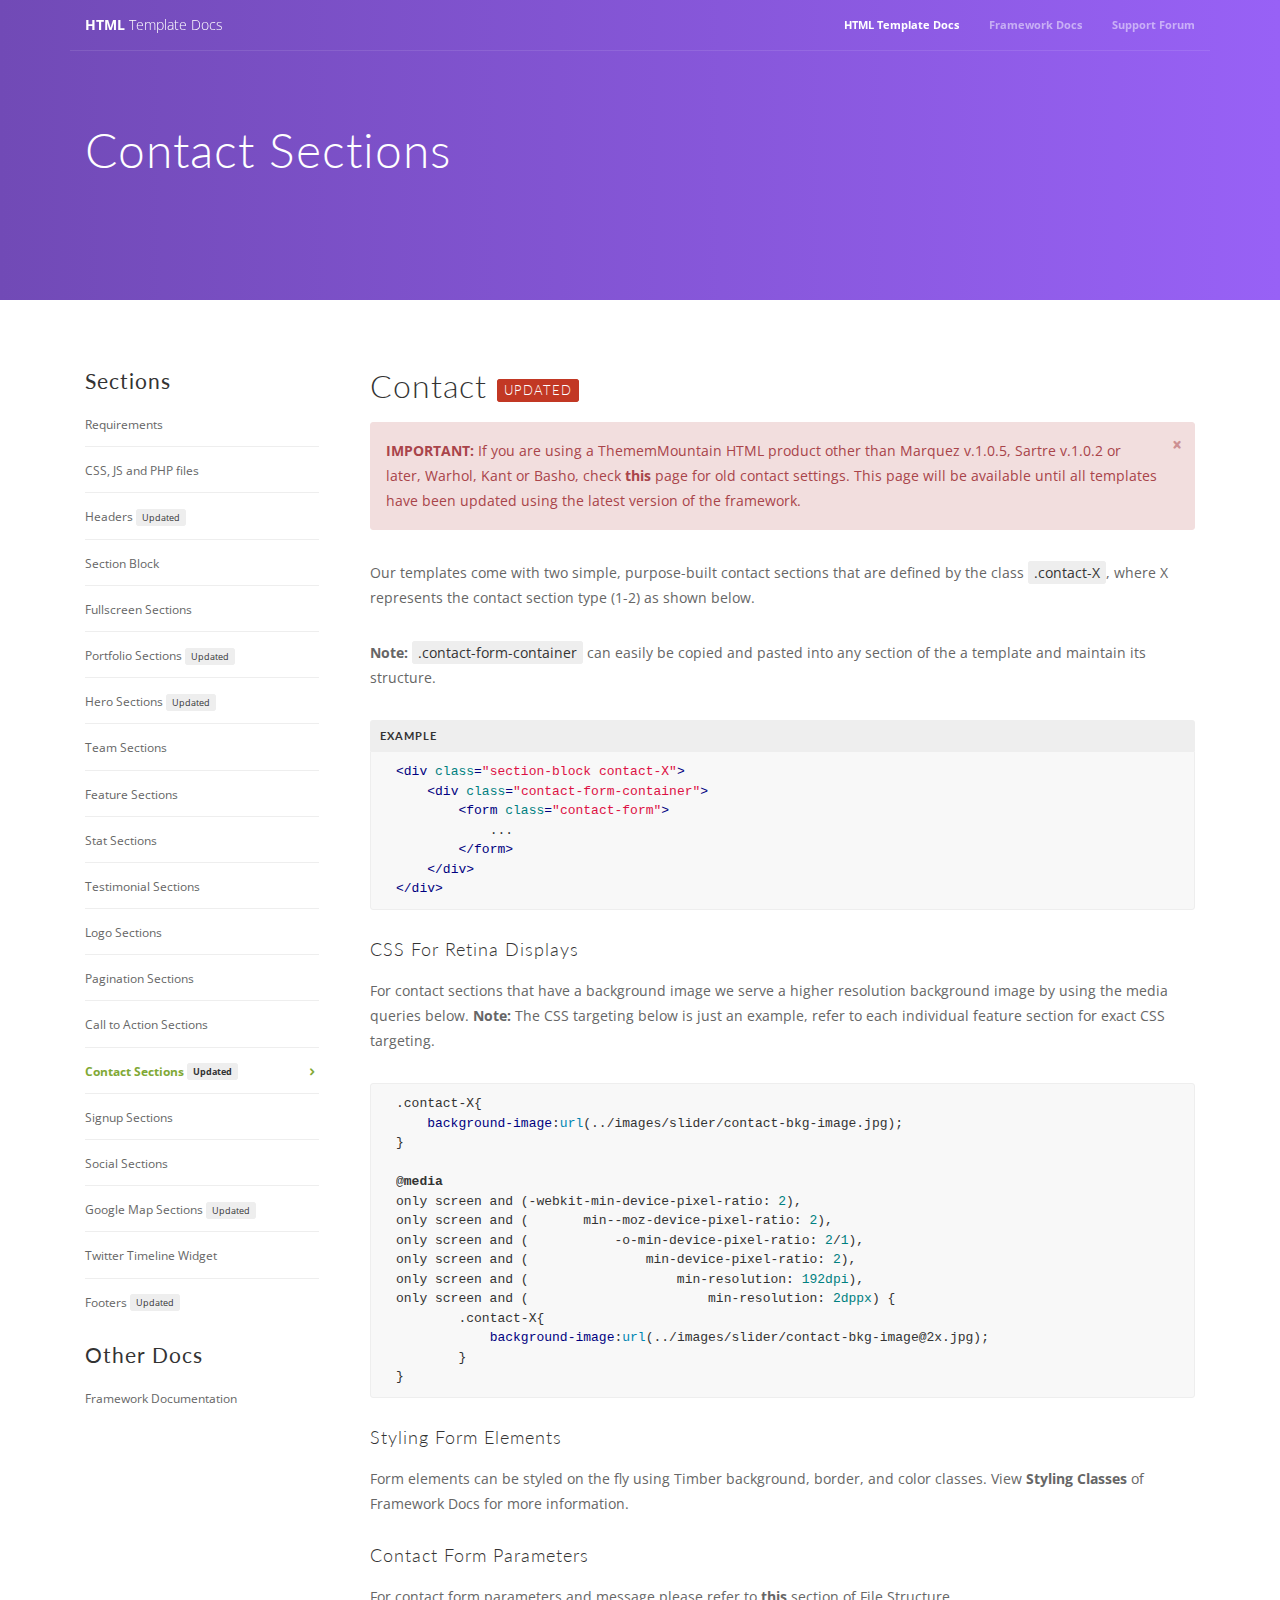
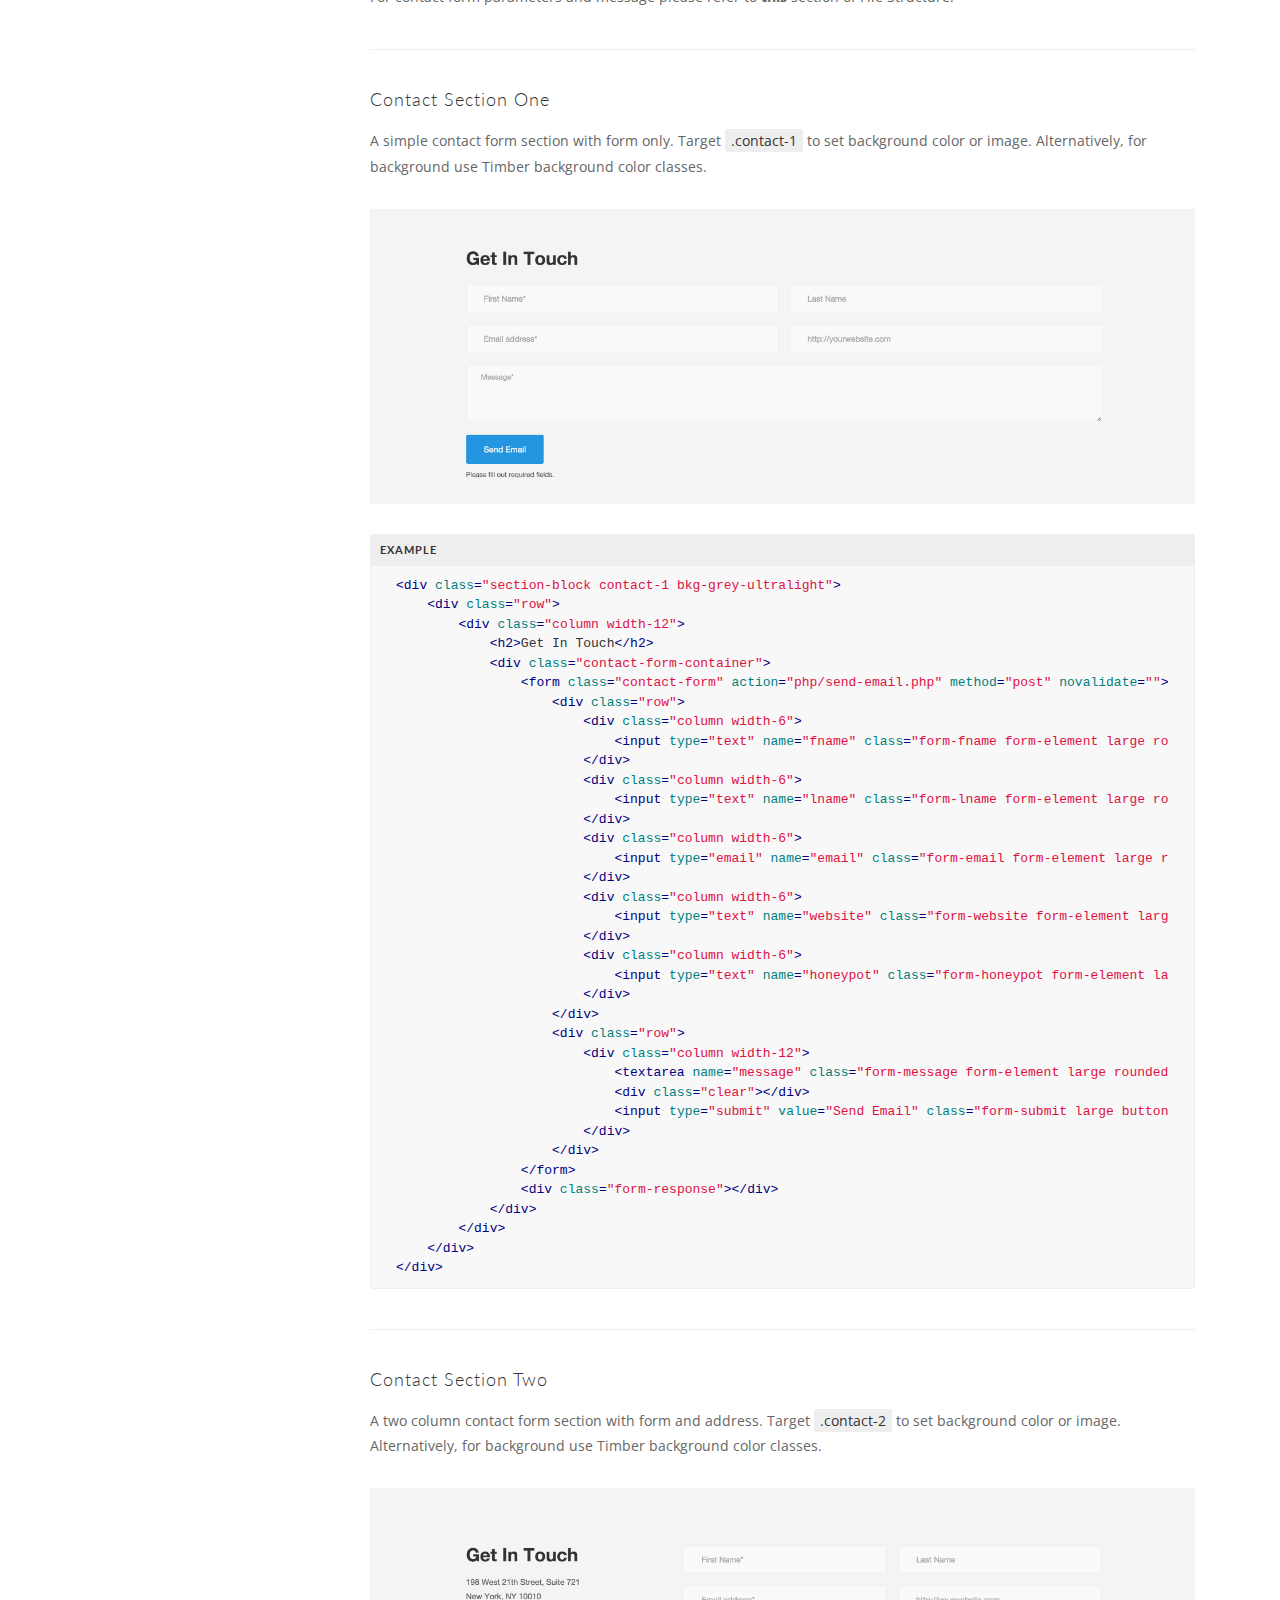
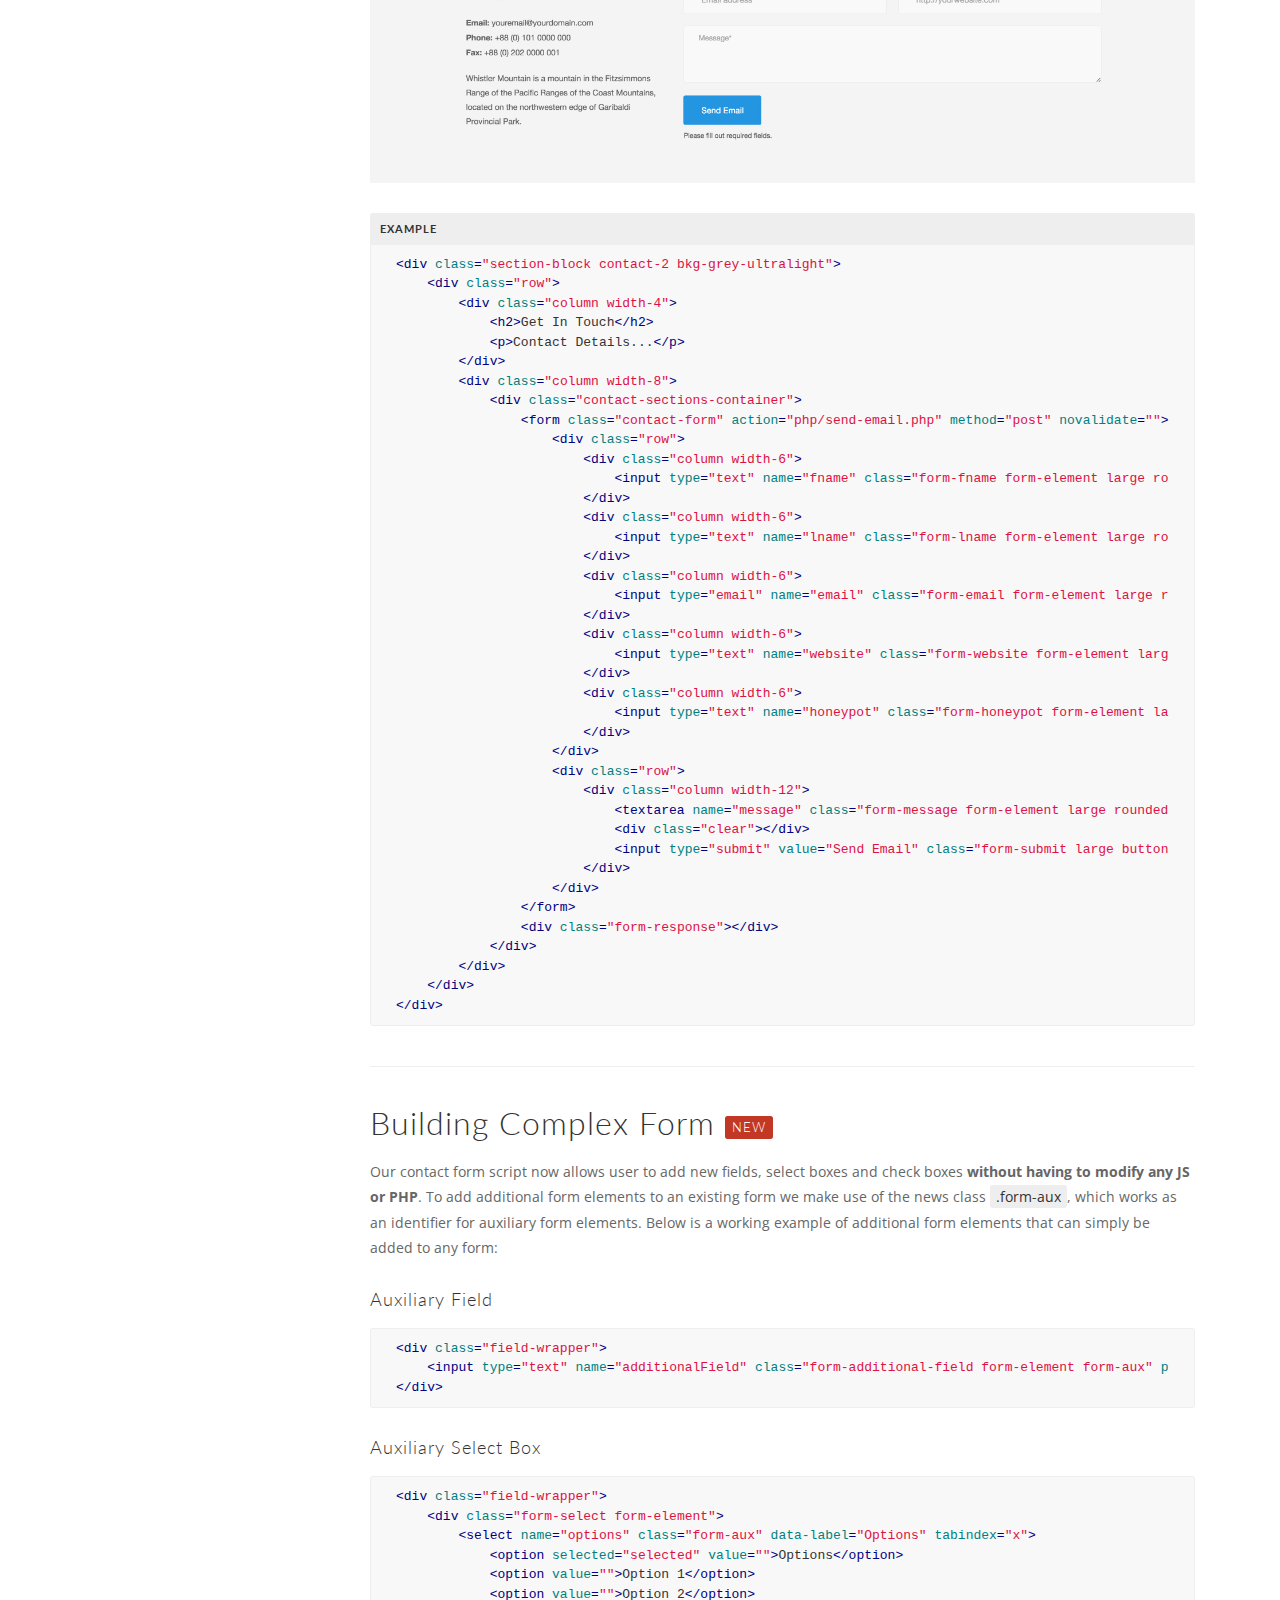
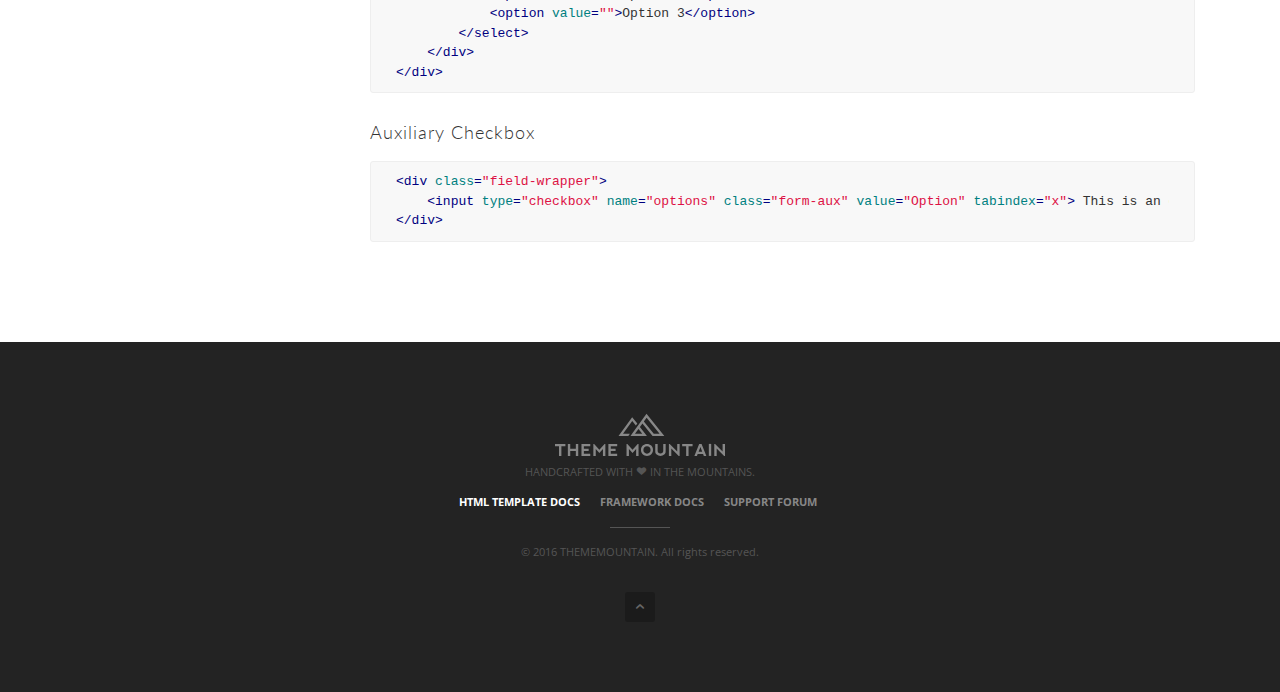
<file: Documentation/docs/sections/contact-sections.html>
<!DOCTYPE html>
<html lang="en">
<head>
	<meta charset="UTF-8" />
	<meta content="width=device-width,initial-scale=1.0,maximum-scale=1.0" name="viewport">
	<title>Contact Sections | Template Documentation </title>
	<link rel="shortcut icon" type="image/x-icon" href="../images/theme-mountain-favicon.ico">
	
	<!-- Css -->
	<link rel="stylesheet" href="../css/core.min.css" />

	<!-- Font -->
	<link href='https://fonts.googleapis.com/css?family=Open+Sans:300,400,700%7CLato:300,400,700' rel='stylesheet' type='text/css'>

	<!--[if lt IE 9]>
    	<script type="text/javascript" src="http://html5shiv.googlecode.com/svn/trunk/html5.js"></script>
    <![endif]-->

</head>
<body>

	<!-- Mobile Menu -->
	<aside class="side-navigation-wrapper enter-right" data-no-scrollbar data-animation="push-in">
		<div class="side-navigation-scroll-pane">
			<div class="side-navigation-inner">
				<div class="side-navigation-header">
					<div class="logo">
						<a class="weight-light" href="../index.html"><strong>HTML</strong> Template Docs</a>
					</div>
					<div class="navigation-hide side-nav-hide">
						<a href="#">
							<span class="icon-cancel medium"></span>
						</a>
					</div>
				</div>
				<nav class="side-navigation">
					<ul>
						<li>
							<a class="contains-sub-menu" href="../index.html">Home</a>
						</li>
						<li>
							<a class="contains-sub-menu" href="#">Sections</a>
							<ul class="sub-menu">
								<li>
									<a href="requirements.html">Requirements</a>
								</li>
								<li>
									<a href="file-structure.html">CSS, JS and PHP files</a>
								</li>
								<li>
									<a href="headers.html">Headers <span class="label bkg-grey color-charcoal rounded small">Updated</span></a>
								</li>
								<li>
									<a href="section-block.html">Section Block</a>
								</li>
								<li>
									<a href="fullscreen-sections.html">Fullscreen Sections</a>
								</li>
								<li>
									<a href="portfolio-sections.html">Portfolio Sections <span class="label bkg-grey color-charcoal rounded small">Updated</span></a>
								</li>
								<li>
									<a href="hero-sections.html">Hero Sections <span class="label bkg-grey color-charcoal rounded small">Updated</span></a>
								</li>
								<li>
									<a href="team-sections.html">Team Sections</a>
								</li>
								<li>
									<a href="feature-sections.html">Feature Sections</a>
								</li>
								<li>
									<a href="stat-sections.html">Stat Sections</a>
								</li>
								<li>
									<a href="testimonial-sections.html">Testimonial Sections</a>
								</li>
								<li>
									<a href="logo-sections.html">Logo Sections</a>
								</li>
								<li>
									<a href="pagination-sections.html">Pagination Sections</a>
								</li>
								<li>
									<a href="call-to-action-sections.html">Call to Action Sections</a>
								</li>
								<li class="current">
									<a href="contact-sections.html">Contact Sections <span class="label bkg-grey color-charcoal rounded small">Updated</span></a>
								</li>
								<li>
									<a href="sign-up-sections.html">Signup Sections</a>
								</li>
								<li>
									<a href="social-sections.html">Social Sections</a>
								</li>
								<li>
									<a href="google-map-sections.html">Google Map Sections <span class="label bkg-grey color-charcoal rounded small">Updated</span></a>
								</li>
								<li>
									<a href="twitter-timeline-widget.html">Twitter Timeline Widget</a>
								</li>
								<li>
									<a href="footers.html">Footers <span class="label bkg-grey color-charcoal rounded small">Updated</span></a>
								</li>
							</ul>
						<li>
						<li>
							<a href="#" class="contains-sub-menu">Other Docs</a>
							<ul class="sub-menu">
								<li>
									<a href="http://framework.thememountain.com">Framework Documentation</a>
								</li>
							</ul>
						</li>
					</ul>
				</nav>
				<div class="side-navigation-footer">
					<p class="copyright no-margin-bottom">&copy; 2014 THEMEMOUNTAIN.</p>
				</div>
			</div>
		</div>
	</aside>
	<!-- Mobile Menu End -->

	<div class="wrapper">
		<div class="wrapper-inner">
		
			<!-- Header -->
			<header class="nav-bar nav-main">
				<div class="row">
					<div class="column width-12">
						<div class="logo">
							<a class="weight-light" href="../index.html"><strong>HTML</strong> Template Docs</a>
						</div>
						<nav class="navigation nav-block secondary-navigation nav-right no-margin-left">
							<ul>
								<li>
									<li class="aux-navigation hide">
									<!-- Aux Navigation -->
									<a href="#" class="navigation-show side-nav-show nav-icon">
										<span class="icon-menu"></span>
									</a>
								</li>
							</ul>
						</nav>
						<nav class="navigation nav-block primary-navigation nav-right">
							<ul>
								<li class="current">
									<a href="index.html">HTML Template Docs</a>
								</li>
								<li>
									<a href="http://framework.thememountain.com">Framework Docs</a>
								</li>
								<li>
									<a href="http://thememountain.ticksy.com/">Support Forum</a>
								</li>
							</ul>
						</nav>
					</div>
				</div>
			</header>
			<!-- Header End -->

			<!-- Content -->
			<div class="content clearfix">
				<div class="section-block intro-title-1 small">
					<div class="row">
						<div class="column width-12">
							<div class="title-container">
								<div class="title-container-inner">
									<h1>Contact Sections</h1>
								</div>
							</div>
						</div>
					</div>
				</div>
				<div class="row large">
					<div class="column width-9 push-3 content-inner">
						<h2 id="contact-sections">Contact <span class="label bkg-red color-white rounded">Updated</span></h2>
						<div class="box rounded warning dismissable">
							<p><strong>IMPORTANT:</strong> If you are using a ThememMountain HTML product other than Marquez v.1.0.5, Sartre v.1.0.2 or later, Warhol, Kant or Basho, check <span class="color-warning"><a href="contact-sections-outdated.html">this</a></span> page for old contact settings. This page will be available until all templates have been updated using the latest version of the framework.</p>
						</div>
						<p>Our templates come with two simple, purpose-built contact sections that are defined by the class <span class="label bkg-grey color-charcoal rounded">.contact-X</span>, where X represents the contact section type (1-2) as shown below.</p>
						<p><strong>Note:</strong> <span class="label bkg-grey color-charcoal rounded">.contact-form-container</span> can easily be copied and pasted into any section of the a template and maintain its structure.</p>
						<h6 class="code-snippet-title">Example</h6>
						<div class="box large rounded code-snippet">
							<pre>
								<code class="html">
									<div class="section-block contact-X">
										<div class="contact-form-container">
											<form class="contact-form">
												...
											</form>
										</div>
									</div>
								</code>
							</pre>
						</div>
						<h5 id="css-retina-display">CSS For Retina Displays</h5>
						<p>For contact sections that have a background image we serve a higher resolution background image by using the media queries below. <strong>Note:</strong> The CSS targeting below is just an example, refer to each individual feature section for exact CSS targeting.</p>
						<div class="box large rounded code-snippet">
							<pre>
								<code class="css">
									.contact-X{
										background-image:url(../images/slider/contact-bkg-image.jpg);
									}

									@media
									only screen and (-webkit-min-device-pixel-ratio: 2),
									only screen and (		min--moz-device-pixel-ratio: 2),
									only screen and (			-o-min-device-pixel-ratio: 2/1),
									only screen and (				min-device-pixel-ratio: 2),
									only screen and (					min-resolution: 192dpi),
									only screen and (						min-resolution: 2dppx) { 
											.contact-X{
												background-image:url(../images/slider/contact-bkg-image@2x.jpg);
											}
									}
								</code>
							</pre>
						</div>
						<h5 id="styling-form">Styling Form Elements</h5>
						<p>Form elements can be styled on the fly using Timber background, border, and color classes. View <a href="http://framework.thememountain.com/components/styling-classes.html">Styling Classes</a> of Framework Docs for more information.</p>
						<h5 id="contact-form-parameters">Contact Form Parameters</h5>
						<p>For contact form parameters and message please refer to <a href="file-structure.html#js-contact">this</a> section of File Structure.</p>
						<hr>
						<h5 id="contact-type-one">Contact Section One</h5>
						<p>A simple contact form section with form only. Target <span class="label bkg-grey color-charcoal rounded">.contact-1</span> to set background color or image. Alternatively, for background use Timber background color classes.</p>
						<div class="thumbnail">
							<img src="../images/contact-1-example.jpg" alt="contact example 1">
						</div>
						<h6 class="code-snippet-title">Example</h6>
						<div class="box large rounded code-snippet">
							<pre>
								<code class="html">
									<div class="section-block contact-1 bkg-grey-ultralight">
										<div class="row">
											<div class="column width-12">
												<h2>Get In Touch</h2>
												<div class="contact-form-container">
													<form class="contact-form" action="php/send-email.php" method="post" novalidate>
														<div class="row">
															<div class="column width-6">
																<input type="text" name="fname" class="form-fname form-element large rounded" placeholder="First Name*" tabindex="1" required>
															</div>
															<div class="column width-6">
																<input type="text" name="lname" class="form-lname form-element large rounded" placeholder="Last Name" tabindex="2">
															</div>
															<div class="column width-6">
																<input type="email" name="email" class="form-email form-element large rounded" placeholder="Email Address*" tabindex="3" required>
															</div>
															<div class="column width-6">
																<input type="text" name="website" class="form-website form-element large rounded" placeholder="http://yourwebsite.com" tabindex="4">
															</div>
															<div class="column width-6">
																<input type="text" name="honeypot" class="form-honeypot form-element large rounded">
															</div>
														</div>
														<div class="row">
															<div class="column width-12">
																<textarea name="message" class="form-message form-element large rounded" placeholder="Message*" tabindex="5" required></textarea>
																<div class="clear"></div>
																<input type="submit" value="Send Email" class="form-submit large button rounded bkg-blue-light bkg-hover-navy color-white color-hover-white">
															</div>
														</div>
													</form>
													<div class="form-response"></div>
												</div>
											</div>
										</div>
									</div>
								</code>
							</pre>
						</div>
						<hr>
						<h5 id="contact-two">Contact Section Two</h5>
						<p>A two column contact form section with form and address. Target <span class="label bkg-grey color-charcoal rounded">.contact-2</span> to set background color or image. Alternatively, for background use Timber background color classes.</p>
						<div class="thumbnail">
							<img src="../images/contact-2-example.jpg" alt="ccontact example 2">
						</div>
						<h6 class="code-snippet-title">Example</h6>
						<div class="box large rounded code-snippet">
							<pre>
								<code class="html">
									<div class="section-block contact-2 bkg-grey-ultralight">
										<div class="row">
											<div class="column width-4">
												<h2>Get In Touch</h2>
												<p>Contact Details...</p>
											</div>
											<div class="column width-8">
												<div class="contact-sections-container">
													<form class="contact-form" action="php/send-email.php" method="post" novalidate>
														<div class="row">
															<div class="column width-6">
																<input type="text" name="fname" class="form-fname form-element large rounded" placeholder="First Name*" tabindex="1" required>
															</div>
															<div class="column width-6">
																<input type="text" name="lname" class="form-lname form-element large rounded" placeholder="Last Name" tabindex="2">
															</div>
															<div class="column width-6">
																<input type="email" name="email" class="form-email form-element large rounded" placeholder="Email Address*" tabindex="3" required>
															</div>
															<div class="column width-6">
																<input type="text" name="website" class="form-website form-element large rounded" placeholder="http://yourwebsite.com" tabindex="4">
															</div>
															<div class="column width-6">
																<input type="text" name="honeypot" class="form-honeypot form-element large rounded">
															</div>
														</div>
														<div class="row">
															<div class="column width-12">
																<textarea name="message" class="form-message form-element large rounded" placeholder="Message*" tabindex="5" required></textarea>
																<div class="clear"></div>
																<input type="submit" value="Send Email" class="form-submit large button rounded bkg-blue-light bkg-hover-navy color-white color-hover-white">
															</div>
														</div>
													</form>
													<div class="form-response"></div>
												</div>
											</div>
										</div>
									</div>
								</code>
							</pre>
						</div>
						<hr>
						<h2 id="complex-forms">Building Complex Form <span class="label bkg-red color-white rounded">New</span></h2>
						<p>Our contact form script now allows user to add new fields, select boxes and check boxes <strong>without having to modify any JS or PHP</strong>. To add additional form elements to an existing form we make use of the news class <span class="label bkg-grey color-charcoal rounded">.form-aux</span>, which works as an identifier for auxiliary form elements. Below is a working example of additional form elements that can simply be added to any form:</p>
						<h5>Auxiliary Field</h5>
						<div class="box large rounded code-snippet">
							<pre>
								<code class="html">
									<div class="field-wrapper">
										<input type="text" name="additionalField" class="form-additional-field form-element form-aux" placeholder="Additional Field" tabindex="x">
									</div>
								</code>
							</pre>
						</div>
						<h5>Auxiliary Select Box</h5>
						<div class="box large rounded code-snippet">
							<pre>
								<code class="html">
									<div class="field-wrapper">
										<div class="form-select form-element">
											<select name="options" class="form-aux" data-label="Options" tabindex="x">
												<option selected="selected" value="">Options</option>
												<option value="">Option 1</option>
												<option value="">Option 2</option>
												<option value="">Option 3</option>
											</select>
										</div>
									</div>
								</code>
							</pre>
						</div>
						<h5>Auxiliary Checkbox</h5>
						<div class="box large rounded code-snippet">
							<pre>
								<code class="html">
									<div class="field-wrapper">
										<input type="checkbox" name="options" class="form-aux" value="Option" tabindex="x"> This is an option
									</div>
								</code>
							</pre>
						</div>
					</div>
					<aside class="sidebar column width-3 pull-9">
						<h3 class="widget-title">Sections</h3>
						<ul class="list-group width-11">
							<li>
								<a href="requirements.html">Requirements</a>
							</li>
							<li>
								<a href="file-structure.html">CSS, JS and PHP files</a>
							</li>
							<li>
								<a href="headers.html">Headers <span class="label bkg-grey color-charcoal rounded small">Updated</span></a>
							</li>
							<li>
								<a href="section-block.html">Section Block</a>
							</li>
							<li>
								<a href="fullscreen-sections.html">Fullscreen Sections</a>
							</li>
							<li>
								<a href="portfolio-sections.html">Portfolio Sections <span class="label bkg-grey color-charcoal rounded small">Updated</span></a>
							</li>
							<li>
								<a href="hero-sections.html">Hero Sections <span class="label bkg-grey color-charcoal rounded small">Updated</span></a>
							</li>
							<li>
								<a href="hero-sections.html">Team Sections</a>
							</li>
							<li>
								<a href="feature-sections.html">Feature Sections</a>
							</li>
							<li>
								<a href="stat-sections.html">Stat Sections</a>
							</li>
							<li>
								<a href="testimonial-sections.html">Testimonial Sections</a>
							</li>
							<li>
								<a href="logo-sections.html">Logo Sections</a>
							</li>
							<li>
								<a href="pagination-sections.html">Pagination Sections</a>
							</li>
							<li>
								<a href="call-to-action-sections.html">Call to Action Sections</a>
							</li>
							<li class="current">
								<span class="icon-right-open-mini"></span>
								<a href="contact-sections.html">Contact Sections <span class="label bkg-grey color-charcoal rounded small">Updated</span></a>
							</li>
							<li>
								<a href="sign-up-sections.html">Signup Sections</a>
							</li>
							<li>
								<a href="social-sections.html">Social Sections</a>
							</li>
							<li>
								<a href="google-map-sections.html">Google Map Sections <span class="label bkg-grey color-charcoal rounded small">Updated</span></a>
							</li>
							<li>
								<a href="twitter-timeline-widget.html">Twitter Timeline Widget</a>
							</li>
							<li>
								<a href="footers.html">Footers <span class="label bkg-grey color-charcoal rounded small">Updated</span></a>
							</li>
						</ul>
						<h3 class="widget-title">Other Docs</h3>
						<ul class="list-group dashed width-11">
							<li>
								<a href="http://framework.thememountain.com">Framework Documentation</a>
							</li>
						</ul>
					</aside>
				</div>
			</div>
			<!-- Content End -->

			<!-- Footer -->
			<footer class="footer">
				<div class="row large center">
					<div class="column width-12">
						<img src="../images/theme-mountain-logo.svg" alt="Theme Mountain" />
						<p class="footer-text">Handcrafted with <span class="icon-heart"></span> in the mountains.</p>
						<nav id="footer-navigation" class="navigation nav-center">
							<ul>
								<li class="current">
									<a href="../index.html">HTML Template Docs</a>
								</li>
								<li>
									<a href="http://framework.thememountain.com">Framework Docs</a>
								</li>
								<li>
									<a href="http://thememountain.ticksy.com/">Support Forum</a>
								</li>
							</ul>
						</nav>
						<p class="copyright">&copy; 2016 THEMEMOUNTAIN. All rights reserved.</p>
						<a href="#" class="scroll-to-top icon-up bkg-hover-white"></a>
					</div>
				</div> 
			</footer>
			<!-- End Footer -->
		</div>
	</div>

	<!-- Js -->
	<script src="https://ajax.googleapis.com/ajax/libs/jquery/1.12.4/jquery.min.js"></script>
	<script src="../js/timber.master.min.js"></script>
</body>
</html>
</file>
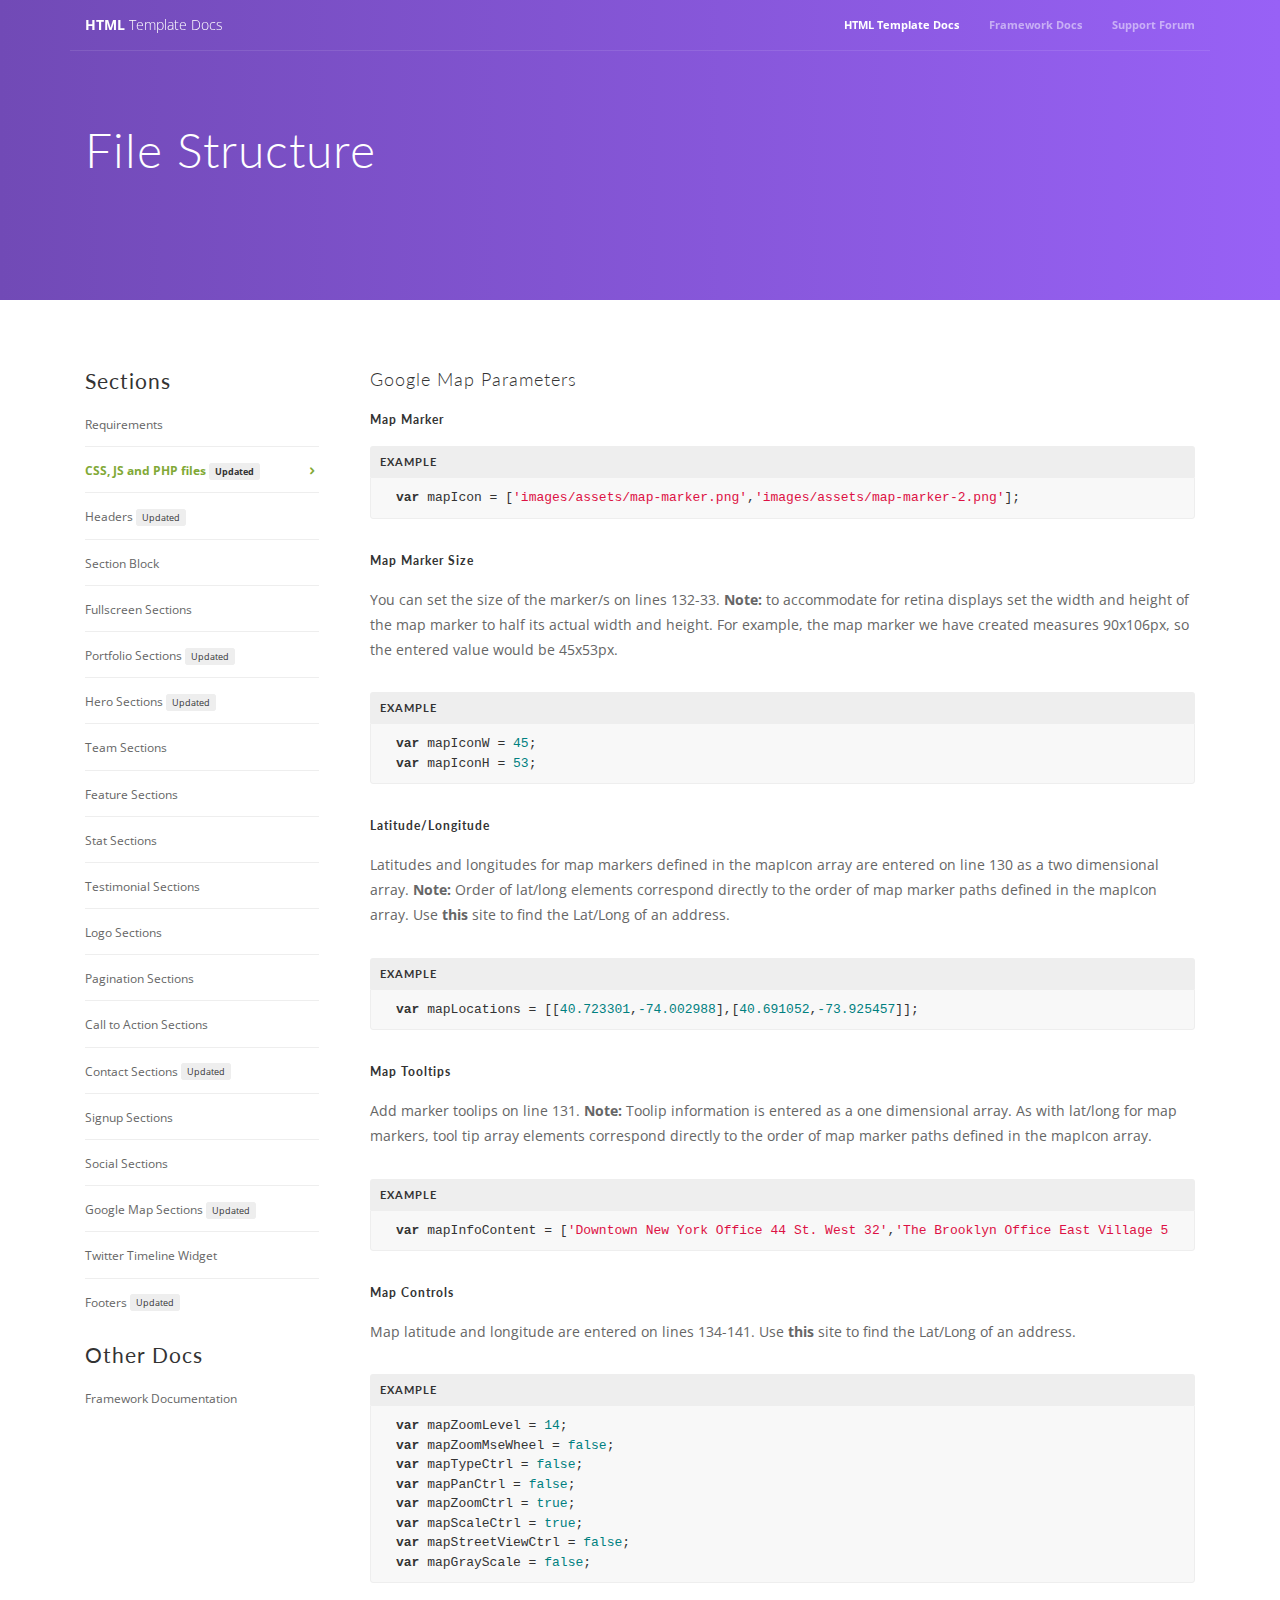
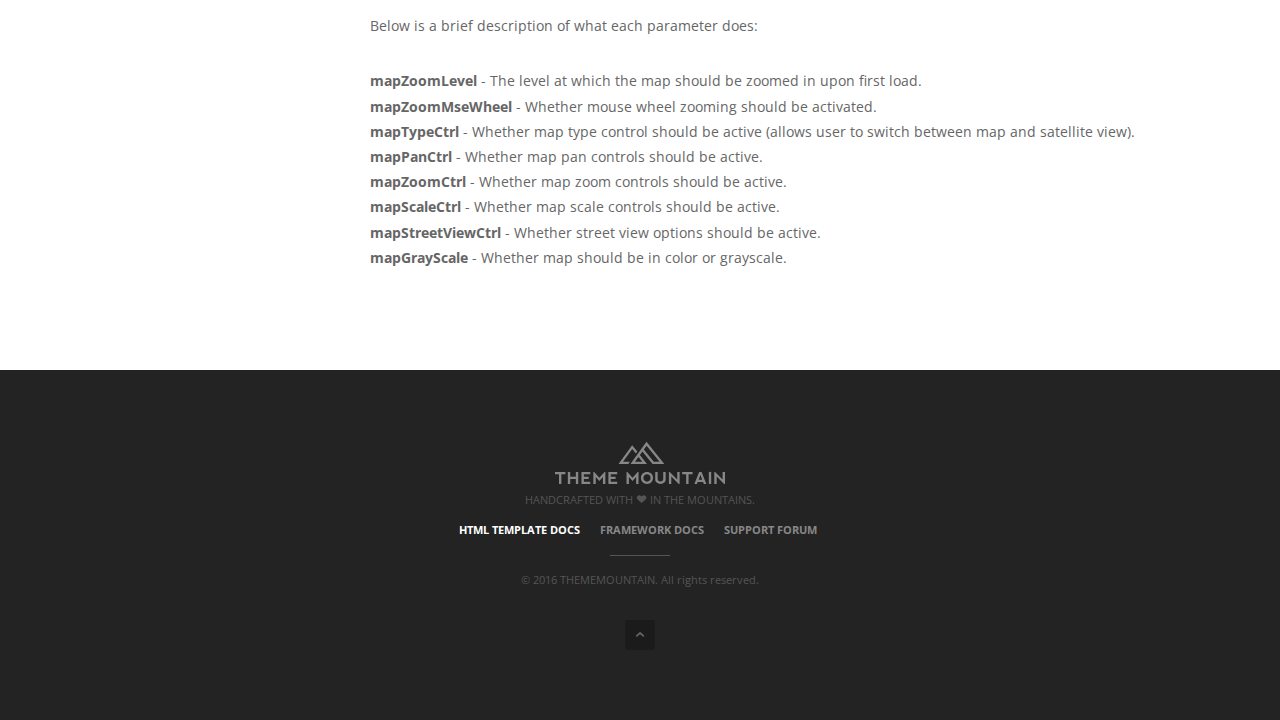
<file: Documentation/docs/sections/file-structure-outdated.html>
<!DOCTYPE html>
<html lang="en">
<head>
	<meta charset="UTF-8" />
	<meta content="width=device-width,initial-scale=1.0,maximum-scale=1.0" name="viewport">
	<title>Requirements | Template Documentation </title>
	<link rel="shortcut icon" type="image/x-icon" href="../images/theme-mountain-favicon.ico">
	
	<!-- Css -->
	<link rel="stylesheet" href="../css/core.min.css" />

	<!-- Font -->
	<link href='https://fonts.googleapis.com/css?family=Open+Sans:300,400,700%7CLato:300,400,700' rel='stylesheet' type='text/css'>

	<!--[if lt IE 9]>
    	<script type="text/javascript" src="http://html5shiv.googlecode.com/svn/trunk/html5.js"></script>
    <![endif]-->

</head>
<body>

	<!-- Mobile Menu -->
	<aside class="side-navigation-wrapper enter-right" data-no-scrollbar data-animation="push-in">
		<div class="side-navigation-scroll-pane">
			<div class="side-navigation-inner">
				<div class="side-navigation-header">
					<div class="logo">
						<a class="weight-light" href="../index.html"><strong>HTML</strong> Template Docs</a>
					</div>
					<div class="navigation-hide side-nav-hide">
						<a href="#">
							<span class="icon-cancel medium"></span>
						</a>
					</div>
				</div>
				<nav class="side-navigation">
					<ul>
						<li>
							<a class="contains-sub-menu" href="../index.html">Home</a>
						</li>
						<li>
							<a class="contains-sub-menu" href="#">Sections</a>
							<ul class="sub-menu">
								<li>
									<a href="requirements.html">Requirements</a>
								</li>
								<li class="current">
									<a href="file-structure.html">CSS, JS and PHP files <span class="label bkg-grey color-charcoal rounded small">Updated</span></a>
								</li>
								<li>
									<a href="headers.html">Headers <span class="label bkg-grey color-charcoal rounded small">Updated</span></a>
								</li>
								<li>
									<a href="section-block.html">Section Block</a>
								</li>
								<li>
									<a href="fullscreen-sections.html">Fullscreen Sections</a>
								</li>
								<li>
									<a href="portfolio-sections.html">Portfolio Sections <span class="label bkg-grey color-charcoal rounded small">Updated</span></a>
								</li>
								<li>
									<a href="hero-sections.html">Hero Sections <span class="label bkg-grey color-charcoal rounded small">Updated</span></a>
								</li>
								<li>
									<a href="team-sections.html">Team Sections</a>
								</li>
								<li>
									<a href="feature-sections.html">Feature Sections</a>
								</li>
								<li>
									<a href="stat-sections.html">Stat Sections</a>
								</li>
								<li>
									<a href="testimonial-sections.html">Testimonial Sections</a>
								</li>
								<li>
									<a href="logo-sections.html">Logo Sections</a>
								</li>
								<li>
									<a href="pagination-sections.html">Pagination Sections</a>
								</li>
								<li>
									<a href="call-to-action-sections.html">Call to Action Sections</a>
								</li>
								<li>
									<a href="contact-sections.html">Contact Sections <span class="label bkg-grey color-charcoal rounded small">Updated</span></a>
								</li>
								<li>
									<a href="sign-up-sections.html">Signup Sections</a>
								</li>
								<li>
									<a href="social-sections.html">Social Sections</a>
								</li>
								<li>
									<a href="google-map-sections.html">Google Map Sections <span class="label bkg-grey color-charcoal rounded small">Updated</span></a>
								</li>
								<li>
									<a href="twitter-timeline-widget.html">Twitter Timeline Widget</a>
								</li>
								<li>
									<a href="footers.html">Footers <span class="label bkg-grey color-charcoal rounded small">Updated</span></a>
								</li>
							</ul>
						<li>
						<li>
							<a href="#" class="contains-sub-menu">Other Docs</a>
							<ul class="sub-menu">
								<li>
									<a href="http://framework.thememountain.com">Framework Documentation</a>
								</li>
							</ul>
						</li>
					</ul>
				</nav>
				<div class="side-navigation-footer">
					<p class="copyright no-margin-bottom">&copy; 2014 THEMEMOUNTAIN.</p>
				</div>
			</div>
		</div>
	</aside>
	<!-- Mobile Menu End -->

	<div class="wrapper">
		<div class="wrapper-inner">
		
			<!-- Header -->
			<header class="nav-bar nav-main">
				<div class="row">
					<div class="column width-12">
						<div class="logo">
							<a class="weight-light" href="../index.html"><strong>HTML</strong> Template Docs</a>
						</div>
						<nav class="navigation nav-block secondary-navigation nav-right no-margin-left">
							<ul>
								<li>
									<li class="aux-navigation hide">
									<!-- Aux Navigation -->
									<a href="#" class="navigation-show side-nav-show nav-icon">
										<span class="icon-menu"></span>
									</a>
								</li>
							</ul>
						</nav>
						<nav class="navigation nav-block primary-navigation nav-right">
							<ul>
								<li class="current">
									<a href="index.html">HTML Template Docs</a>
								</li>
								<li>
									<a href="http://framework.thememountain.com">Framework Docs</a>
								</li>
								<li>
									<a href="http://thememountain.ticksy.com/">Support Forum</a>
								</li>
							</ul>
						</nav>
					</div>
				</div>
			</header>
			<!-- Header End -->

			<!-- Content -->
			<div class="content clearfix">
				<div class="section-block intro-title-1 small">
					<div class="row">
						<div class="column width-12">
							<div class="title-container">
								<div class="title-container-inner">
									<h1>File Structure</h1>
								</div>
							</div>
						</div>
					</div>
				</div>
				<div class="row large">
					<div class="column width-9 push-3 content-inner">
						<h5 id="js-googlemap">Google Map Parameters</h5>
						<h5><small><strong>Map Marker</strong></small></h5>
						<h6 class="code-snippet-title">Example</h6>
						<div class="box large rounded code-snippet">
							<pre>
								<code class="js">
									var mapIcon = ['images/assets/map-marker.png','images/assets/map-marker-2.png'];
								</code>
							</pre>
						</div>
						<h5><small><strong>Map Marker Size</strong></small></h5>
						<p>You can set the size of the marker/s on lines 132-33. <strong>Note:</strong> to accommodate for retina displays set the width and height of the map marker to half its actual width and height. For example, the map marker we have created measures 90x106px, so the entered value would be 45x53px.</p>
						<h6 class="code-snippet-title">Example</h6>
						<div class="box large rounded code-snippet">
							<pre>
								<code class="js">
									var mapIconW = 45;
									var mapIconH = 53;
								</code>
							</pre>
						</div>
						<h5><small><strong>Latitude/Longitude</strong></small></h5>
						<p>Latitudes and longitudes for map markers defined in the mapIcon array are entered on line 130 as a two dimensional array. <strong>Note:</strong> Order of lat/long elements correspond directly to the order of map marker paths defined in the mapIcon array. Use <a href="http://www.latlong.net/convert-address-to-lat-long.html">this</a> site to find the Lat/Long of an address.</p>
						<h6 class="code-snippet-title">Example</h6>
						<div class="box large rounded code-snippet">
							<pre>
								<code class="js">
									var mapLocations = [[40.723301,-74.002988],[40.691052,-73.925457]];
								</code>
							</pre>
						</div>
						<h5><small><strong>Map Tooltips</strong></small></h5>
						<p>Add marker toolips on line 131. <strong>Note:</strong> Toolip information is entered as a one dimensional array. As with lat/long for map markers, tool tip array elements correspond directly to the order of map marker paths defined in the mapIcon array.</p>
						<h6 class="code-snippet-title">Example</h6>
						<div class="box large rounded code-snippet">
							<pre>
								<code class="js">
									var mapInfoContent = ['Downtown New York Office 44 St. West 32','The Brooklyn Office East Village 55th St.'];
								</code>
							</pre>
						</div>
						<h5><small><strong>Map Controls</strong></small></h5>
						<p>Map latitude and longitude are entered on lines 134-141. Use <a href="http://www.latlong.net/convert-address-to-lat-long.html">this</a> site to find the Lat/Long of an address.</p>
						<h6 class="code-snippet-title">Example</h6>
						<div class="box large rounded code-snippet">
							<pre>
								<code class="js">
									var mapZoomLevel = 14;
									var mapZoomMseWheel = false;
									var mapTypeCtrl = false;
									var mapPanCtrl = false;
									var mapZoomCtrl = true;
									var mapScaleCtrl = true;
									var mapStreetViewCtrl = false;
									var mapGrayScale = false;
								</code>
							</pre>
						</div>
						<p>Below is a brief description of what each parameter does:</p>
						<ul>
							<li><strong>mapZoomLevel</strong> - The level at which the map should be zoomed in upon first load.</li>
							<li><strong>mapZoomMseWheel</strong> - Whether mouse wheel zooming should be activated.</li>
							<li><strong>mapTypeCtrl</strong> - Whether map type control should be active (allows user to switch between map and satellite view).</li>
							<li><strong>mapPanCtrl</strong> - Whether map pan controls should be active.</li>
							<li><strong>mapZoomCtrl</strong> - Whether map zoom controls should be active.</li>
							<li><strong>mapScaleCtrl</strong> - Whether map scale controls should be active.</li>
							<li><strong>mapStreetViewCtrl</strong> - Whether street view options should be active.</li>
							<li><strong>mapGrayScale</strong> - Whether map should be in color or grayscale.</li>
						</ul>
					</div>
					<aside class="sidebar column width-3 pull-9">
						<h3 class="widget-title">Sections</h3>
						<ul class="list-group width-11">
							<li>
								<a href="requirements.html">Requirements</a>
							</li>
							<li class="current">
								<span class="icon-right-open-mini"></span>
								<a href="file-structure.html">CSS, JS and PHP files <span class="label bkg-grey color-charcoal rounded small">Updated</span></a>
							</li>
							<li>
								<a href="headers.html">Headers <span class="label bkg-grey color-charcoal rounded small">Updated</span></a>
							</li>
							<li>
								<a href="section-block.html">Section Block</a>
							</li>
							<li>
								<a href="fullscreen-sections.html">Fullscreen Sections</a>
							</li>
							<li>
								<a href="portfolio-sections.html">Portfolio Sections <span class="label bkg-grey color-charcoal rounded small">Updated</span></a>
							</li>
							<li>
								<a href="hero-sections.html">Hero Sections <span class="label bkg-grey color-charcoal rounded small">Updated</span></a>
							</li>
							<li>
								<a href="team-sections.html">Team Sections</a>
							</li>
							<li>
								<a href="feature-sections.html">Feature Sections</a>
							</li>
							<li>
								<a href="stat-sections.html">Stat Sections</a>
							</li>
							<li>
								<a href="testimonial-sections.html">Testimonial Sections</a>
							</li>
							<li>
								<a href="logo-sections.html">Logo Sections</a>
							</li>
							<li>
								<a href="pagination-sections.html">Pagination Sections</a>
							</li>
							<li>
								<a href="call-to-action-sections.html">Call to Action Sections</a>
							</li>
							<li>
								<a href="contact-sections.html">Contact Sections <span class="label bkg-grey color-charcoal rounded small">Updated</span></a>
							</li>
							<li>
								<a href="sign-up-sections.html">Signup Sections</a>
							</li>
							<li>
								<a href="social-sections.html">Social Sections</a>
							</li>
							<li>
								<a href="google-map-sections.html">Google Map Sections <span class="label bkg-grey color-charcoal rounded small">Updated</span></a>
							</li>
							<li>
								<a href="twitter-timeline-widget.html">Twitter Timeline Widget</a>
							</li>
							<li>
								<a href="footers.html">Footers <span class="label bkg-grey color-charcoal rounded small">Updated</span></a>
							</li>
						</ul>
						<h3 class="widget-title">Other Docs</h3>
						<ul class="list-group dashed width-11">
							<li>
								<a href="http://framework.thememountain.com">Framework Documentation</a>
							</li>
						</ul>
					</aside>
				</div>
			</div>
			<!-- Content End -->

			<!-- Footer -->
			<footer class="footer">
				<div class="row large center">
					<div class="column width-12">
						<img src="../images/theme-mountain-logo.svg" alt="Theme Mountain" />
						<p class="footer-text">Handcrafted with <span class="icon-heart"></span> in the mountains.</p>
						<nav id="footer-navigation" class="navigation nav-center">
							<ul>
								<li class="current">
									<a href="../index.html">HTML Template Docs</a>
								</li>
								<li>
									<a href="http://framework.thememountain.com">Framework Docs</a>
								</li>
								<li>
									<a href="http://thememountain.ticksy.com/">Support Forum</a>
								</li>
							</ul>
						</nav>
						<p class="copyright">&copy; 2016 THEMEMOUNTAIN. All rights reserved.</p>
						<a href="#" class="scroll-to-top icon-up bkg-hover-white"></a>
					</div>
				</div> 
			</footer>
			<!-- End Footer -->
		</div>
	</div>

	<!-- Js -->
	<script src="https://ajax.googleapis.com/ajax/libs/jquery/1.12.4/jquery.min.js"></script>
	<script src="../js/timber.master.min.js"></script>
</body>
</html>
</file>
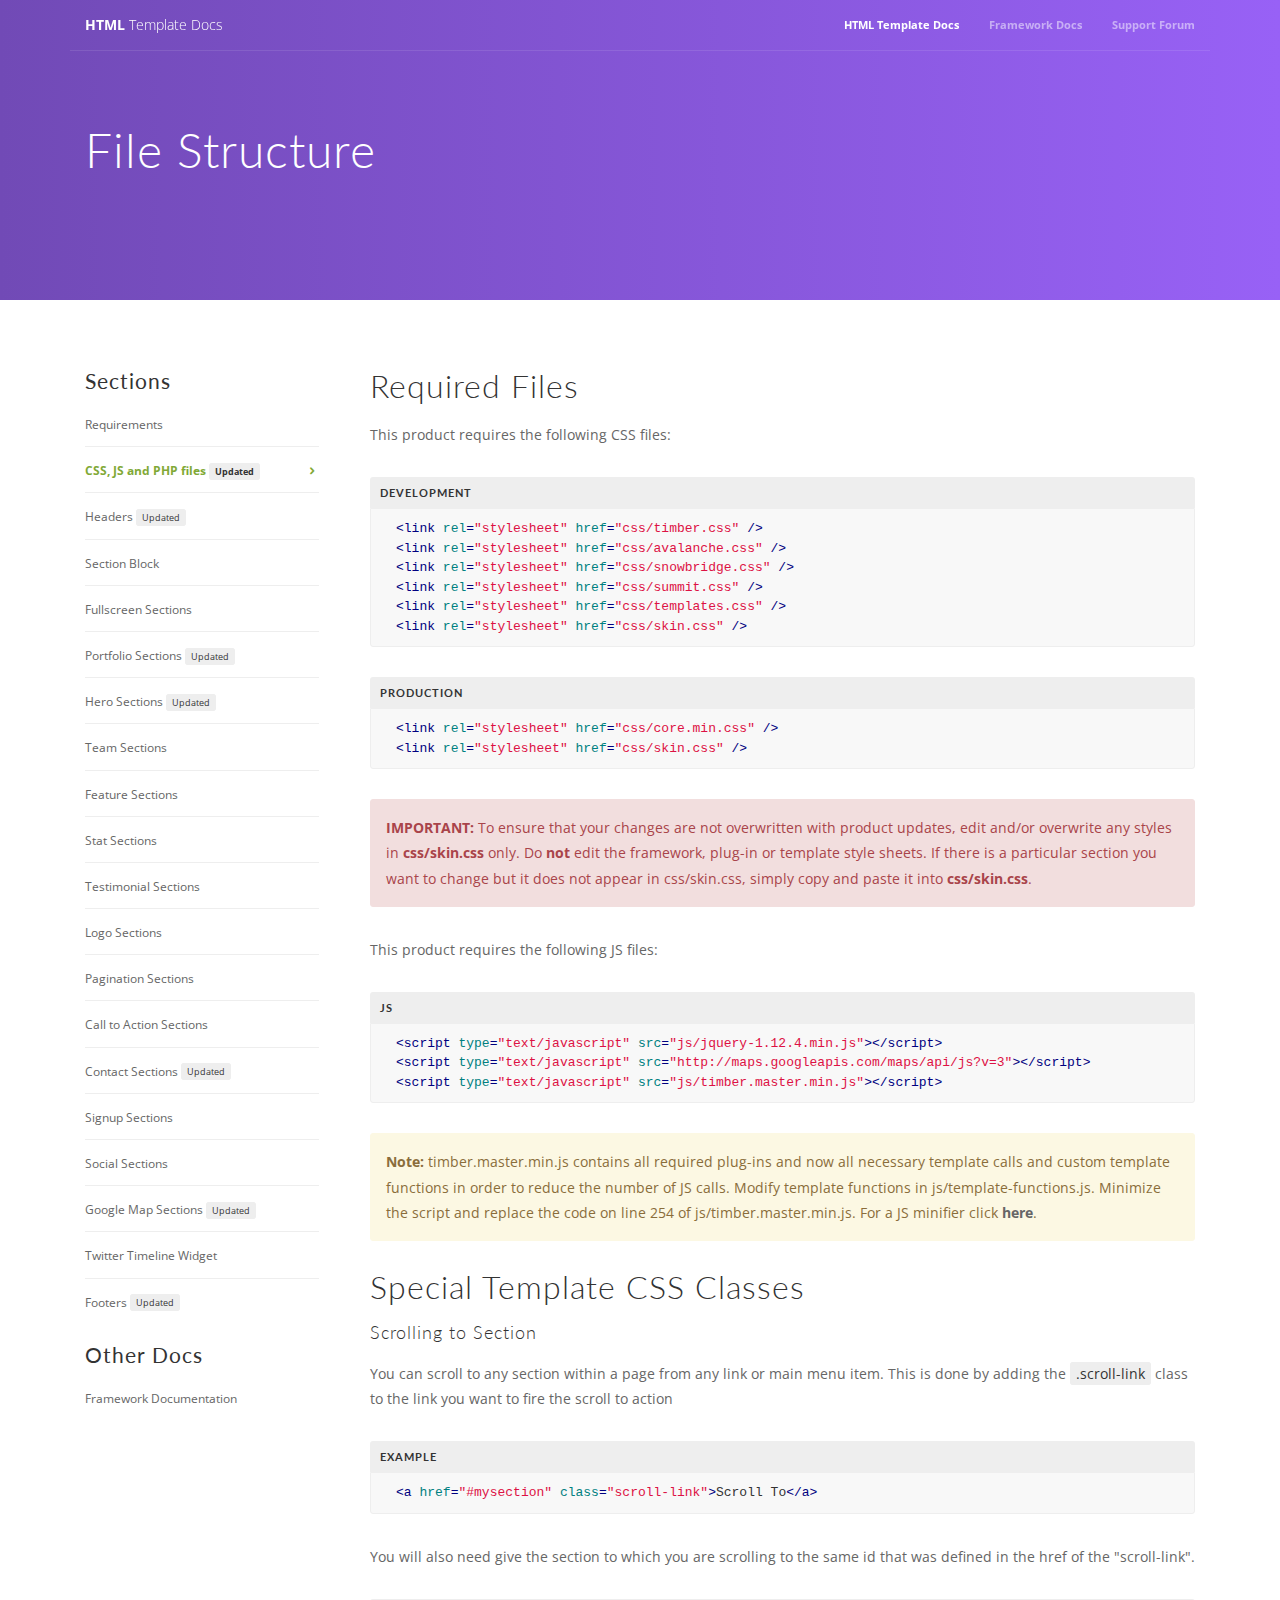
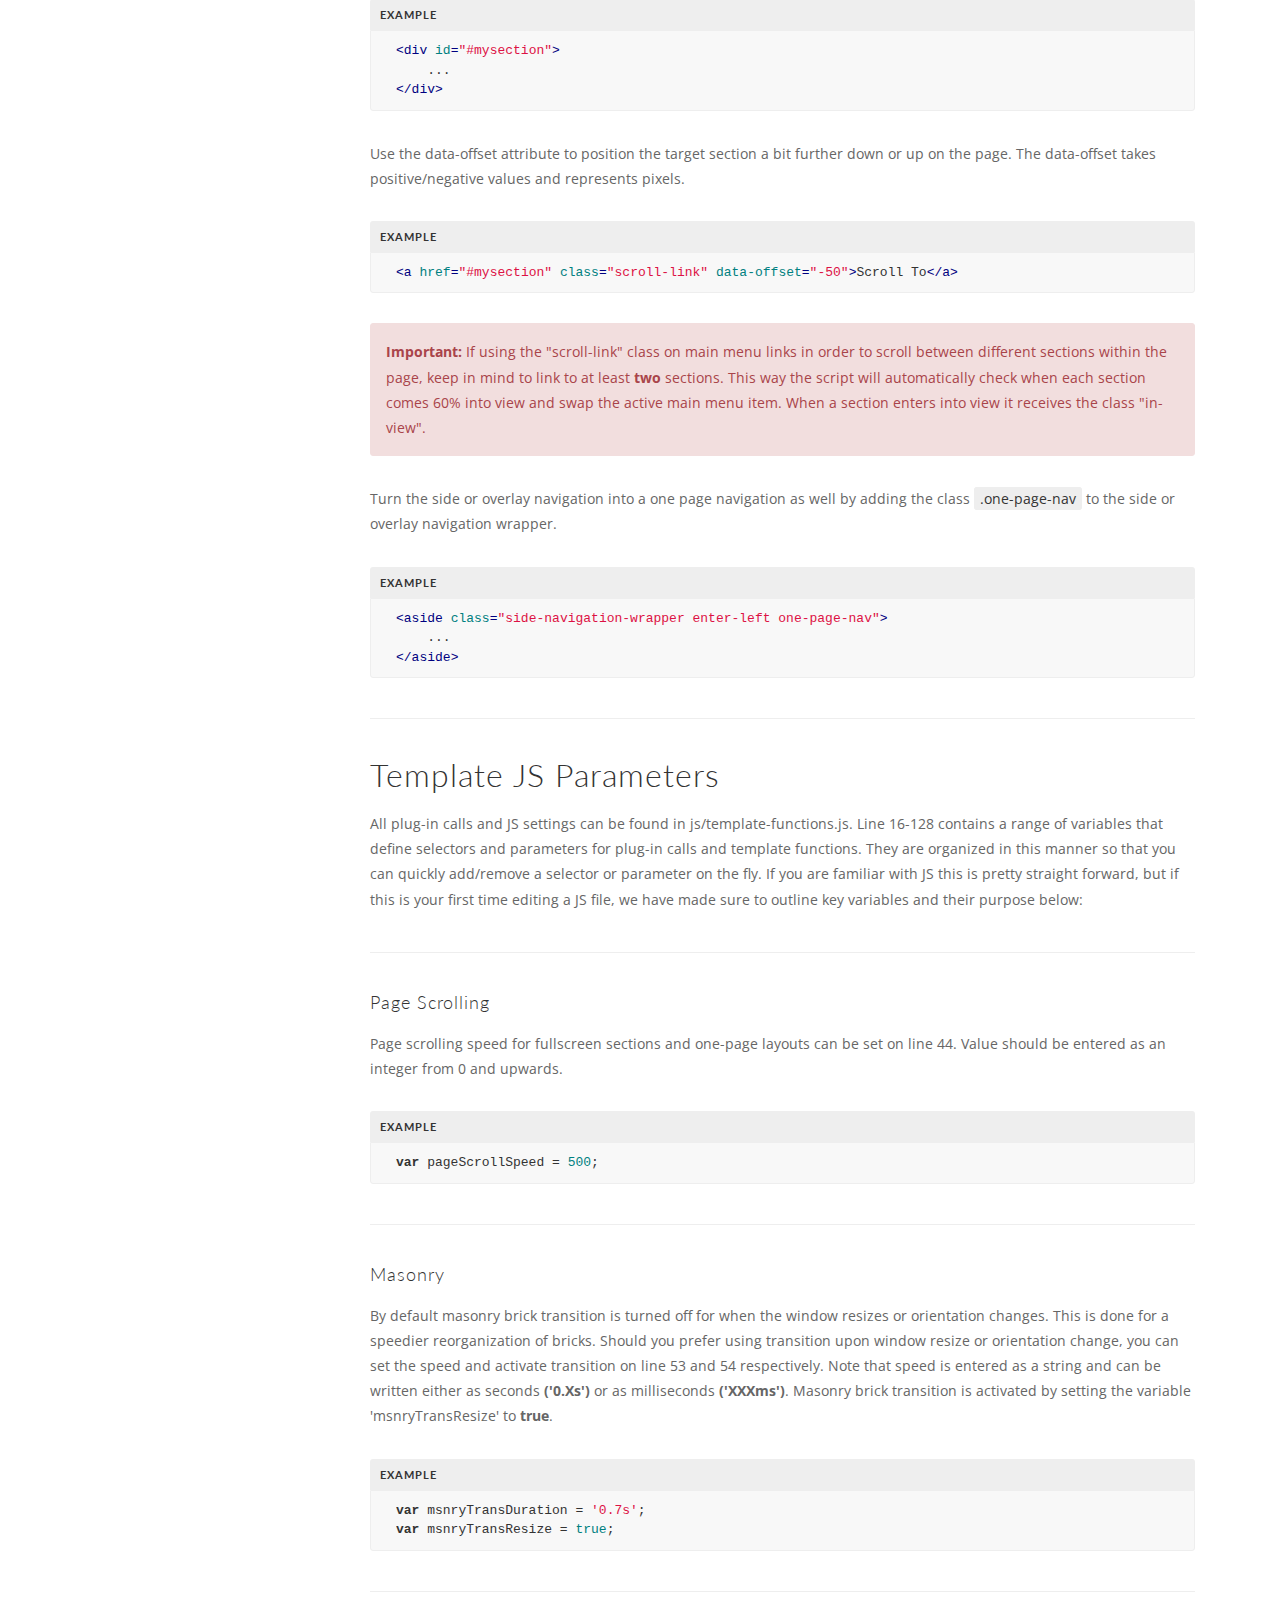
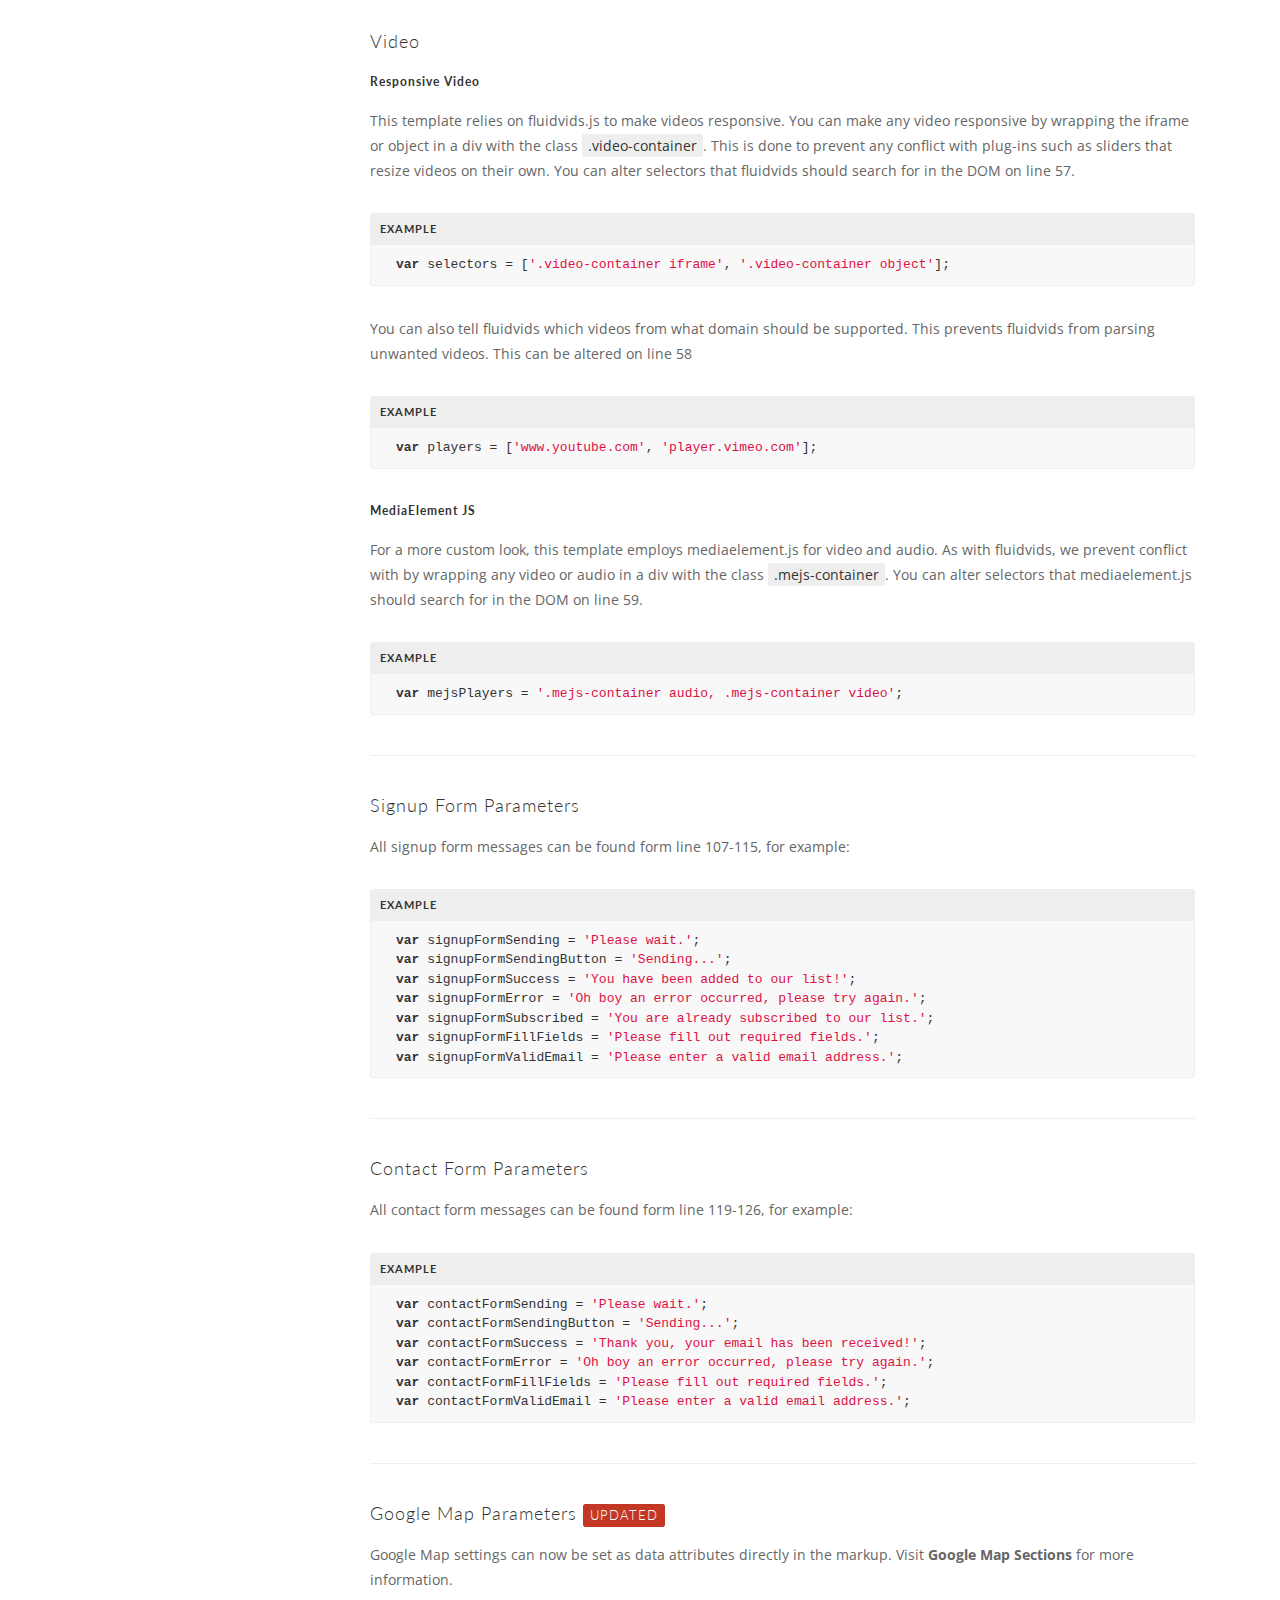
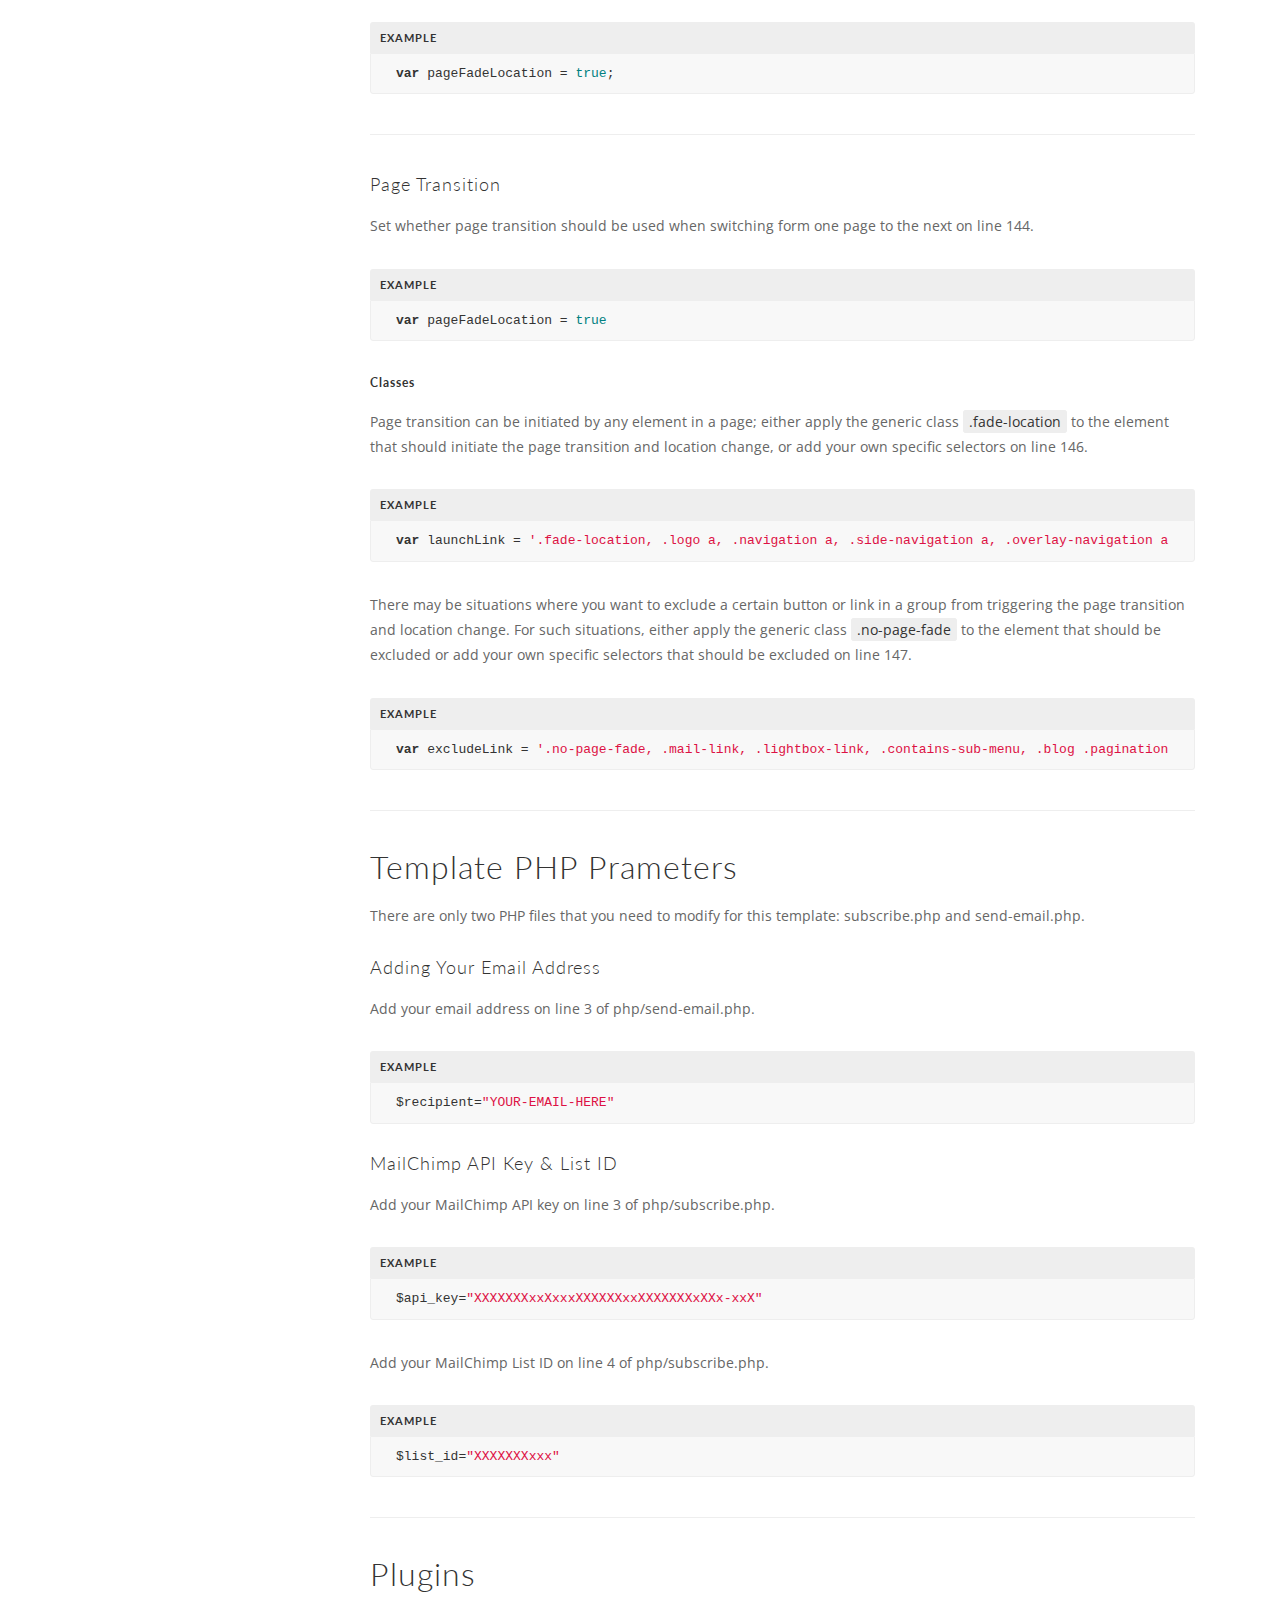
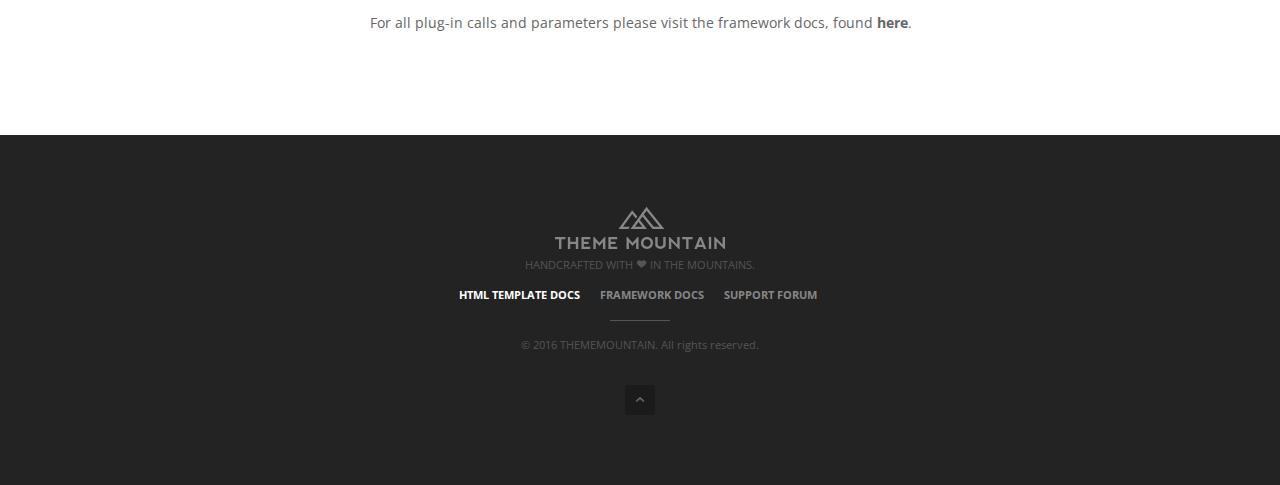
<file: Documentation/docs/sections/file-structure.html>
<!DOCTYPE html>
<html lang="en">
<head>
	<meta charset="UTF-8" />
	<meta content="width=device-width,initial-scale=1.0,maximum-scale=1.0" name="viewport">
	<title>Requirements | Template Documentation </title>
	<link rel="shortcut icon" type="image/x-icon" href="../images/theme-mountain-favicon.ico">
	
	<!-- Css -->
	<link rel="stylesheet" href="../css/core.min.css" />

	<!-- Font -->
	<link href='https://fonts.googleapis.com/css?family=Open+Sans:300,400,700%7CLato:300,400,700' rel='stylesheet' type='text/css'>

	<!--[if lt IE 9]>
    	<script type="text/javascript" src="http://html5shiv.googlecode.com/svn/trunk/html5.js"></script>
    <![endif]-->

</head>
<body>

	<!-- Mobile Menu -->
	<aside class="side-navigation-wrapper enter-right" data-no-scrollbar data-animation="push-in">
		<div class="side-navigation-scroll-pane">
			<div class="side-navigation-inner">
				<div class="side-navigation-header">
					<div class="logo">
						<a class="weight-light" href="../index.html"><strong>HTML</strong> Template Docs</a>
					</div>
					<div class="navigation-hide side-nav-hide">
						<a href="#">
							<span class="icon-cancel medium"></span>
						</a>
					</div>
				</div>
				<nav class="side-navigation">
					<ul>
						<li>
							<a class="contains-sub-menu" href="../index.html">Home</a>
						</li>
						<li>
							<a class="contains-sub-menu" href="#">Sections</a>
							<ul class="sub-menu">
								<li>
									<a href="requirements.html">Requirements</a>
								</li>
								<li class="current">
									<a href="file-structure.html">CSS, JS and PHP files <span class="label bkg-grey color-charcoal rounded small">Updated</span></a>
								</li>
								<li>
									<a href="headers.html">Headers <span class="label bkg-grey color-charcoal rounded small">Updated</span></a>
								</li>
								<li>
									<a href="section-block.html">Section Block</a>
								</li>
								<li>
									<a href="fullscreen-sections.html">Fullscreen Sections</a>
								</li>
								<li>
									<a href="portfolio-sections.html">Portfolio Sections <span class="label bkg-grey color-charcoal rounded small">Updated</span></a>
								</li>
								<li>
									<a href="hero-sections.html">Hero Sections <span class="label bkg-grey color-charcoal rounded small">Updated</span></a>
								</li>
								<li>
									<a href="team-sections.html">Team Sections</a>
								</li>
								<li>
									<a href="feature-sections.html">Feature Sections</a>
								</li>
								<li>
									<a href="stat-sections.html">Stat Sections</a>
								</li>
								<li>
									<a href="testimonial-sections.html">Testimonial Sections</a>
								</li>
								<li>
									<a href="logo-sections.html">Logo Sections</a>
								</li>
								<li>
									<a href="pagination-sections.html">Pagination Sections</a>
								</li>
								<li>
									<a href="call-to-action-sections.html">Call to Action Sections</a>
								</li>
								<li>
									<a href="contact-sections.html">Contact Sections <span class="label bkg-grey color-charcoal rounded small">Updated</span></a>
								</li>
								<li>
									<a href="sign-up-sections.html">Signup Sections</a>
								</li>
								<li>
									<a href="social-sections.html">Social Sections</a>
								</li>
								<li>
									<a href="google-map-sections.html">Google Map Sections <span class="label bkg-grey color-charcoal rounded small">Updated</span></a>
								</li>
								<li>
									<a href="twitter-timeline-widget.html">Twitter Timeline Widget</a>
								</li>
								<li>
									<a href="footers.html">Footers <span class="label bkg-grey color-charcoal rounded small">Updated</span></a>
								</li>
							</ul>
						<li>
						<li>
							<a href="#" class="contains-sub-menu">Other Docs</a>
							<ul class="sub-menu">
								<li>
									<a href="http://framework.thememountain.com">Framework Documentation</a>
								</li>
							</ul>
						</li>
					</ul>
				</nav>
				<div class="side-navigation-footer">
					<p class="copyright no-margin-bottom">&copy; 2014 THEMEMOUNTAIN.</p>
				</div>
			</div>
		</div>
	</aside>
	<!-- Mobile Menu End -->

	<div class="wrapper">
		<div class="wrapper-inner">
		
			<!-- Header -->
			<header class="nav-bar nav-main">
				<div class="row">
					<div class="column width-12">
						<div class="logo">
							<a class="weight-light" href="../index.html"><strong>HTML</strong> Template Docs</a>
						</div>
						<nav class="navigation nav-block secondary-navigation nav-right no-margin-left">
							<ul>
								<li>
									<li class="aux-navigation hide">
									<!-- Aux Navigation -->
									<a href="#" class="navigation-show side-nav-show nav-icon">
										<span class="icon-menu"></span>
									</a>
								</li>
							</ul>
						</nav>
						<nav class="navigation nav-block primary-navigation nav-right">
							<ul>
								<li class="current">
									<a href="index.html">HTML Template Docs</a>
								</li>
								<li>
									<a href="http://framework.thememountain.com">Framework Docs</a>
								</li>
								<li>
									<a href="http://thememountain.ticksy.com/">Support Forum</a>
								</li>
							</ul>
						</nav>
					</div>
				</div>
			</header>
			<!-- Header End -->

			<!-- Content -->
			<div class="content clearfix">
				<div class="section-block intro-title-1 small">
					<div class="row">
						<div class="column width-12">
							<div class="title-container">
								<div class="title-container-inner">
									<h1>File Structure</h1>
								</div>
							</div>
						</div>
					</div>
				</div>
				<div class="row large">
					<div class="column width-9 push-3 content-inner">
						<h2 id="required-files">Required Files</h2>
						<p>This product requires the following CSS files:</p>
						<h6 class="code-snippet-title">Development</h6>
						<div class="box xlarge rounded code-snippet">
							<pre>
								<code class="html">
									&lt;link rel=&quot;stylesheet&quot; href=&quot;css/timber.css&quot; /&gt;
									&lt;link rel=&quot;stylesheet&quot; href=&quot;css/avalanche.css&quot; /&gt;
									&lt;link rel=&quot;stylesheet&quot; href=&quot;css/snowbridge.css&quot; /&gt;
									&lt;link rel=&quot;stylesheet&quot; href=&quot;css/summit.css&quot; /&gt;
									&lt;link rel=&quot;stylesheet&quot; href=&quot;css/templates.css&quot; /&gt;
									&lt;link rel=&quot;stylesheet&quot; href=&quot;css/skin.css&quot; /&gt;
								</code>
							</pre>
						</div>
						<h6 class="code-snippet-title">Production</h6>
						<div class="box xlarge rounded code-snippet">
							<pre>
								<code class="html">
									&lt;link rel=&quot;stylesheet&quot; href=&quot;css/core.min.css&quot; /&gt;
									&lt;link rel=&quot;stylesheet&quot; href=&quot;css/skin.css&quot; /&gt;
								</code>
							</pre>
						</div>
						<div class="box rounded warning">
							<p><strong>IMPORTANT:</strong> To ensure that your changes are not overwritten with product updates, edit and/or overwrite any styles in <strong>css/skin.css</strong> only. Do <strong>not</strong> edit the framework, plug-in or template style sheets. If there is a particular section you want to change but it does not appear in css/skin.css, simply copy and paste it into <strong>css/skin.css</strong>.</p>
						</div>
						<p>This product requires the following JS files:</p>
						<h6 class="code-snippet-title">Js</h6>
						<div class="box xlarge rounded code-snippet">
							<pre>
								<code class="html">
									&lt;script type=&quot;text/javascript&quot; src=&quot;js/jquery-1.12.4.min.js&quot;&gt;&lt;/script&gt;
									&lt;script type=&quot;text/javascript&quot; src=&quot;http://maps.googleapis.com/maps/api/js?v=3&quot;&gt;&lt;/script&gt;
									&lt;script type=&quot;text/javascript&quot; src=&quot;js/timber.master.min.js&quot;&gt;&lt;/script&gt;
								</code>
							</pre>
						</div>
						<div class="box rounded alert">
							<p><strong>Note:</strong> timber.master.min.js contains all required plug-ins and now all necessary template calls and custom template functions in order to reduce the number of JS calls. Modify template functions in js/template-functions.js. Minimize the script and replace the code on line 254 of js/timber.master.min.js. For a JS minifier click <strong><a href="http://skalman.github.io/UglifyJS-online/">here</a></strong>.</p>
						</div>
						<h2 id="css-classes">Special Template CSS Classes</h2>
						<h5 id="scroll-to-section">Scrolling to Section</h5>
						<p>You can scroll to any section within a page from any link or main menu item. This is done by adding the <span class="label bkg-grey color-charcoal rounded">.scroll-link</span> class to the link you want to fire the scroll to action</p>
						<h6 class="code-snippet-title">Example</h6>
						<div class="box large rounded code-snippet">
							<pre>
								<code class="html">
									<a href="#mysection" class="scroll-link">Scroll To</a>
								</code>
							</pre>
						</div>
						<p>You will also need give the section to which you are scrolling to the same id that was defined in the href of the "scroll-link".</p>
						<h6 class="code-snippet-title">Example</h6>
						<div class="box large rounded code-snippet">
							<pre>
								<code class="html">
									<div id="#mysection">
										...
									</div>
								</code>
							</pre>
						</div>
						<p>Use the data-offset attribute to position the target section a bit further down or up on the page. The data-offset takes positive/negative values and represents pixels.</p>
						<h6 class="code-snippet-title">Example</h6>
						<div class="box large rounded code-snippet">
							<pre>
								<code class="html">
									<a href="#mysection" class="scroll-link" data-offset="-50">Scroll To</a>
								</code>
							</pre>
						</div>
						<div class="box rounded warning">
							<p><strong>Important:</strong> If using the "scroll-link" class on main menu links in order to scroll between different sections within the page, keep in mind to link to at least <strong>two</strong> sections. This way the script will automatically check when each section comes 60% into view and swap the active main menu item. When a section enters into view it receives the class "in-view".</p>
						</div>
						<p>Turn the side or overlay navigation into a one page navigation as well by adding the class <span class="label bkg-grey color-charcoal rounded">.one-page-nav</span> to the side or overlay navigation wrapper.</p>
						<h6 class="code-snippet-title">Example</h6>
						<div class="box large rounded code-snippet">
							<pre>
								<code class="html">
									<aside class="side-navigation-wrapper enter-left one-page-nav">
										...
									</aside>
								</code>
							</pre>
						</div>
						<hr>
						<h2 id="js-parameters">Template JS Parameters</h2>
						<p>All plug-in calls and JS settings can be found in js/template-functions.js. Line 16-128 contains a range of variables that define selectors and parameters for plug-in calls and template functions. They are organized in this manner so that you can quickly add/remove a selector or parameter on the fly. If you are familiar with JS this is pretty straight forward, but if this is your first time editing a JS file, we have made sure to outline key variables and their purpose below:</p>
						<hr>
						<h5 id="js-fullscreen-section">Page Scrolling</h5>
						<p>Page scrolling speed for fullscreen sections and one-page layouts can be set on line 44. Value should be entered as an integer from 0 and upwards.</p>
						<h6 class="code-snippet-title">Example</h6>
						<div class="box large rounded code-snippet">
							<pre>
								<code class="js">
									var pageScrollSpeed = 500;
								</code>
							</pre>
						</div>
						<hr>
						<h5 id="js-masonry">Masonry</h5>
						<p>By default masonry brick transition is turned off for when the window resizes or orientation changes. This is done for a speedier reorganization of bricks. Should you prefer using transition upon window resize or orientation change, you can set the speed and activate transition on line 53 and 54 respectively. Note that speed is entered as a string and can be written either as seconds <strong>('0.Xs')</strong> or as milliseconds <strong>('XXXms')</strong>. Masonry brick transition is activated by setting the variable 'msnryTransResize' to <strong>true</strong>.</p>
						<h6 class="code-snippet-title">Example</h6>
						<div class="box large rounded code-snippet">
							<pre>
								<code class="js">
									var msnryTransDuration = '0.7s';
									var msnryTransResize = true;
								</code>
							</pre>
						</div>
						<hr>
						<h5 id="js-video">Video</h5>
						<h5><small><strong>Responsive Video</strong></small></h5>
						<p>This template relies on fluidvids.js to make videos responsive. You can make any video responsive by wrapping the iframe or object in a div with the class <span class="label bkg-grey color-charcoal rounded">.video-container</span>. This is done to prevent any conflict with plug-ins such as sliders that resize videos on their own. You can alter selectors that fluidvids should search for in the DOM on line 57.</p>
						<h6 class="code-snippet-title">Example</h6>
						<div class="box large rounded code-snippet">
							<pre>
								<code class="js">
									var selectors = ['.video-container iframe', '.video-container object'];
								</code>
							</pre>
						</div>
						<p>You can also tell fluidvids which videos from what domain should be supported. This prevents fluidvids from parsing unwanted videos. This can be altered on line 58</p>
						<h6 class="code-snippet-title">Example</h6>
						<div class="box large rounded code-snippet">
							<pre>
								<code class="js">
									var players = ['www.youtube.com', 'player.vimeo.com'];
								</code>
							</pre>
						</div>
						<h5><small><strong>MediaElement JS</strong></small></h5>
						<p>For a more custom look, this template employs mediaelement.js for video and audio. As with fluidvids, we prevent conflict with by wrapping any video or audio in a div with the class <span class="label bkg-grey color-charcoal rounded">.mejs-container</span>. You can alter selectors that mediaelement.js should search for in the DOM on line 59.</p>
						<h6 class="code-snippet-title">Example</h6>
						<div class="box large rounded code-snippet">
							<pre>
								<code class="js">
									var mejsPlayers = '.mejs-container audio, .mejs-container video';
								</code>
							</pre>
						</div>
						<hr>
						<h5 id="js-signup">Signup Form Parameters</h5>
						<p>All signup form messages can be found form line 107-115, for example:</p>
						<h6 class="code-snippet-title">Example</h6>
						<div class="box large rounded code-snippet">
							<pre>
								<code class="js">
									var signupFormSending = 'Please wait.';
									var signupFormSendingButton = 'Sending...';
									var signupFormSuccess = 'You have been added to our list!';
									var signupFormError = 'Oh boy an error occurred, please try again.';
									var signupFormSubscribed = 'You are already subscribed to our list.';
									var signupFormFillFields = 'Please fill out required fields.';
									var signupFormValidEmail = 'Please enter a valid email address.';
								</code>
							</pre>
						</div>
						<hr>
						<h5 id="js-contact">Contact Form Parameters</h5>
						<p>All contact form messages can be found form line 119-126, for example:</p>
						<h6 class="code-snippet-title">Example</h6>
						<div class="box large rounded code-snippet">
							<pre>
								<code class="js">
									var contactFormSending = 'Please wait.';
									var contactFormSendingButton = 'Sending...';
									var contactFormSuccess = 'Thank you, your email has been received!';
									var contactFormError = 'Oh boy an error occurred, please try again.';
									var contactFormFillFields = 'Please fill out required fields.';
									var contactFormValidEmail = 'Please enter a valid email address.';
								</code>
							</pre>
						</div>
						<hr>
						<h5 id="js-googlemap">Google Map Parameters <span class="label bkg-red color-white rounded">Updated</span></h5>
						<p>Google Map settings can now be set as data attributes directly in the markup. Visit <a href="google-map-sections.html">Google Map Sections</a> for more information.</p>
						<h6 class="code-snippet-title">Example</h6>
						<div class="box large rounded code-snippet">
							<pre>
								<code class="js">
									var pageFadeLocation = true;
								</code>
							</pre>
						</div>
						<hr>
						<h5 id="js-page-transition">Page Transition</h5>
						<p>Set whether page transition should be used when switching form one page to the next on line 144.</p>
						<h6 class="code-snippet-title">Example</h6>
						<div class="box large rounded code-snippet">
							<pre>
								<code class="js">
									var pageFadeLocation = true
								</code>
							</pre>
						</div>
						<h5><small><strong>Classes</strong></small></h5>
						<p>Page transition can be initiated by any element in a page; either apply the generic class <span class="label bkg-grey color-charcoal rounded">.fade-location</span> to the element that should initiate the page transition and location change, or add your own specific selectors on line 146.</p>
						<h6 class="code-snippet-title">Example</h6>
						<div class="box large rounded code-snippet">
							<pre>
								<code class="js">
									var launchLink = '.fade-location, .logo a, .navigation a, .side-navigation a, .overlay-navigation a, [class*="portfolio-"] .overlay-link, .pagination-previous, .pagination-next';
								</code>
							</pre>
						</div>
						<p>There may be situations where you want to exclude a certain button or link in a group from triggering the page transition and location change. For such situations, either apply the generic class <span class="label bkg-grey color-charcoal rounded">.no-page-fade</span> to the element that should be excluded or add your own specific selectors that should be excluded on line 147.
						<h6 class="code-snippet-title">Example</h6>
						<div class="box large rounded code-snippet">
							<pre>
								<code class="js">
									var excludeLink = '.no-page-fade, .mail-link, .lightbox-link, .contains-sub-menu, .blog .pagination-previous, .blog .pagination-next, .disabled';
								</code>
							</pre>
						</div>
						<hr>
						<h2 id="php-parameters">Template PHP Prameters</h2>
						<p>There are only two PHP files that you need to modify for this template: subscribe.php and send-email.php.</p>
						<h5 id="php-email">Adding Your Email Address</h5>
						<p>Add your email address on line 3 of php/send-email.php.
						<h6 class="code-snippet-title">Example</h6>
						<div class="box large rounded code-snippet">
							<pre>
								<code class="js">
									$recipient="YOUR-EMAIL-HERE"
								</code>
							</pre>
						</div>
						<h5 id="php-subscribe">MailChimp API Key &amp; List ID</h5>
						<p>Add your MailChimp API key on line 3 of php/subscribe.php.
						<h6 class="code-snippet-title">Example</h6>
						<div class="box large rounded code-snippet">
							<pre>
								<code class="js">
									$api_key="XXXXXXXxxXxxxXXXXXXxxXXXXXXXxXXx-xxX"
								</code>
							</pre>
						</div>
						<p>Add your MailChimp List ID on line 4 of php/subscribe.php.
						<h6 class="code-snippet-title">Example</h6>
						<div class="box large rounded code-snippet">
							<pre>
								<code class="js">
									$list_id="XXXXXXXxxx"
								</code>
							</pre>
						</div>
						<hr>
						<h2 id="specific-calls">Plugins</h2>
						<p>For all plug-in calls and parameters please visit the framework docs, found <a href="http://framework.thememountain.com">here</a>.</p>
					</div>
					<aside class="sidebar column width-3 pull-9">
						<h3 class="widget-title">Sections</h3>
						<ul class="list-group width-11">
							<li>
								<a href="requirements.html">Requirements</a>
							</li>
							<li class="current">
								<span class="icon-right-open-mini"></span>
								<a href="file-structure.html">CSS, JS and PHP files <span class="label bkg-grey color-charcoal rounded small">Updated</span></a>
							</li>
							<li>
								<a href="headers.html">Headers <span class="label bkg-grey color-charcoal rounded small">Updated</span></a>
							</li>
							<li>
								<a href="section-block.html">Section Block</a>
							</li>
							<li>
								<a href="fullscreen-sections.html">Fullscreen Sections</a>
							</li>
							<li>
								<a href="portfolio-sections.html">Portfolio Sections <span class="label bkg-grey color-charcoal rounded small">Updated</span></a>
							</li>
							<li>
								<a href="hero-sections.html">Hero Sections <span class="label bkg-grey color-charcoal rounded small">Updated</span></a>
							</li>
							<li>
								<a href="team-sections.html">Team Sections</a>
							</li>
							<li>
								<a href="feature-sections.html">Feature Sections</a>
							</li>
							<li>
								<a href="stat-sections.html">Stat Sections</a>
							</li>
							<li>
								<a href="testimonial-sections.html">Testimonial Sections</a>
							</li>
							<li>
								<a href="logo-sections.html">Logo Sections</a>
							</li>
							<li>
								<a href="pagination-sections.html">Pagination Sections</a>
							</li>
							<li>
								<a href="call-to-action-sections.html">Call to Action Sections</a>
							</li>
							<li>
								<a href="contact-sections.html">Contact Sections <span class="label bkg-grey color-charcoal rounded small">Updated</span></a>
							</li>
							<li>
								<a href="sign-up-sections.html">Signup Sections</a>
							</li>
							<li>
								<a href="social-sections.html">Social Sections</a>
							</li>
							<li>
								<a href="google-map-sections.html">Google Map Sections <span class="label bkg-grey color-charcoal rounded small">Updated</span></a>
							</li>
							<li>
								<a href="twitter-timeline-widget.html">Twitter Timeline Widget</a>
							</li>
							<li>
								<a href="footers.html">Footers <span class="label bkg-grey color-charcoal rounded small">Updated</span></a>
							</li>
						</ul>
						<h3 class="widget-title">Other Docs</h3>
						<ul class="list-group dashed width-11">
							<li>
								<a href="http://framework.thememountain.com">Framework Documentation</a>
							</li>
						</ul>
					</aside>
				</div>
			</div>
			<!-- Content End -->

			<!-- Footer -->
			<footer class="footer">
				<div class="row large center">
					<div class="column width-12">
						<img src="../images/theme-mountain-logo.svg" alt="Theme Mountain" />
						<p class="footer-text">Handcrafted with <span class="icon-heart"></span> in the mountains.</p>
						<nav id="footer-navigation" class="navigation nav-center">
							<ul>
								<li class="current">
									<a href="../index.html">HTML Template Docs</a>
								</li>
								<li>
									<a href="http://framework.thememountain.com">Framework Docs</a>
								</li>
								<li>
									<a href="http://thememountain.ticksy.com/">Support Forum</a>
								</li>
							</ul>
						</nav>
						<p class="copyright">&copy; 2016 THEMEMOUNTAIN. All rights reserved.</p>
						<a href="#" class="scroll-to-top icon-up bkg-hover-white"></a>
					</div>
				</div> 
			</footer>
			<!-- End Footer -->
		</div>
	</div>

	<!-- Js -->
	<script src="https://ajax.googleapis.com/ajax/libs/jquery/1.12.4/jquery.min.js"></script>
	<script src="../js/timber.master.min.js"></script>
</body>
</html>
</file>
<file: Documentation/docs/css/core.min.css>
.wrapper-inner,body,html{max-width:100%}.row,.wrapper{width:100%}.column>:first-child,.row{margin-top:0}.column[class*=push-],.column[class*=pull-],.nav-bar-inner,.navigation ul li{position:relative}.overlay-navigation ul li a,.side-navigation ul li a{-webkit-tap-highlight-color:transparent;text-decoration:none;word-wrap:break-word}.page-fade-out,.side-navigation-wrapper,.thumbnail .overlay-info,.wrapper{-webkit-backface-visibility:hidden}.button:focus,.checkbox:focus+.checkbox-label,.radio:focus+.radio-label,.thumbnail>a,.thumbnail>span,a,button:focus,img,input:focus,p a,select:focus,textarea:focus{outline:0}pre,pre code{white-space:pre}#tml-caption,.tms-caption{-webkit-text-size-adjust:none;-moz-text-size-adjust:none}html{font-size:62.5%}body{padding:0;margin:0;background:#fff;font-style:normal;overflow-x:hidden!important;overflow-y:scroll;-webkit-text-size-adjust:none;-webkit-font-smoothing:antialiased;-moz-osx-font-smoothing:grayscale}.row,.wrapper,.wrapper-inner{margin-right:auto;margin-left:auto}.clear,.wrapper,.wrapper-inner{overflow:hidden}.page-fade-reset{opacity:1;-webkit-transition-duration:0s;transition-duration:0s}.page-fade-out{opacity:0;-webkit-transition-property:opacity;transition-property:opacity;-webkit-transition-duration:.5s;transition-duration:.5s}.row,body.boxed .wrapper-inner{max-width:114rem}.row{margin-bottom:0}.ie-browser .row{max-width:1140px}.row.full-width{max-width:100%}.row .row{width:auto;margin-right:-1.5rem;margin-left:-1.5rem}.column,[class*=content-grid] .grid-item{width:100%;padding-left:1.5rem;padding-right:1.5rem;float:left}.row.collapse>.column{padding-left:0;padding-right:0}.row.flex{height:auto;display:flex;flex-wrap:wrap}.row.flex.boxes>.column,.row.flex.boxes>.v-align-middle,.row.flex>.v-align-middle,.row.flex>.v-align-middle>.box{height:auto;display:inherit}.row.flex>.column>div{width:100%;flex-direction:column}.row.flex .row.flex{flex-direction:row}@media only screen and (min-width:768px){.row.flex .v-align-middle>:not(.box),.row.flex.boxes .v-align-middle>div>:not(.box){height:auto;margin-top:auto;margin-bottom:auto}.ie-browser:not(.webkit) .flex>.column{align-items:center}}.row.flex:after,.row.flex:before{content:"";display:none}.row.small{padding:3rem 0}.row.medium{padding:5rem 0}.row.large{padding:7rem 0}.row.xlarge{padding:9rem 0}.width-1{width:8.33333%}.width-2{width:16.66667%}.width-3{width:25%}.width-4{width:33.33333%}.width-5{width:41.66667%}.width-6{width:50%}.width-7{width:58.33333%}.width-8{width:66.66667%}.width-9{width:75%}.width-10{width:83.33333%}.width-11{width:91.66667%}.width-12{width:100%}.push-1{left:8.33333%}.push-2{left:16.66667%}.push-3{left:25%}.push-4{left:33.33333%}.push-5{left:41.66667%}.push-6{left:50%}.push-7{left:58.33333%}.push-8{left:66.66667%}.push-9{left:75%}.push-10{left:83.33333%}.push-11{left:91.66667%}.pull-1{right:8.33333%}.pull-2{right:16.66667%}.pull-3{right:25%}.pull-4{right:33.33333%}.pull-5{right:41.66667%}.pull-6{right:50%}.pull-7{right:58.33333%}.pull-8{right:66.66667%}.pull-9{right:75%}.pull-10{right:83.33333%}.pull-11{right:91.66667%}.offset-1{margin-left:8.33333%}.offset-2{margin-left:16.66667%}.offset-3{margin-left:25%}.offset-4{margin-left:33.33333%}.offset-5{margin-left:41.66667%}.offset-6{margin-left:50%}.offset-7{margin-left:58.33333%}.offset-8{margin-left:66.66667%}.offset-9{margin-left:75%}.offset-10{margin-left:83.33333%}.offset-11{margin-left:91.66667%}.alpha{padding-left:0}.omega{padding-right:0}.clear{width:0;height:0;display:block;clear:both;visibility:hidden}.clearfix:after,.clearfix:before,.row:after,.row:before{height:0;content:".";display:block;overflow:hidden}.clearfix:after,.row:after{clear:both}.left{text-align:left}.right{text-align:right}.center,.navigation.nav-center>ul{text-align:center}.pull-left{float:left!important}.pull-right{float:right!important}.v-align-bottom{vertical-align:bottom!important}.v-align-top{vertical-align:top!important}.v-align-top .background-on-mobile{margin-top:-2rem}.v-align-bottom .background-on-mobile{margin-bottom:-2rem}.hide{display:none!important;visibility:hidden!important}.show{display:block!important;visibility:visible!important}.mobile .hide-on-mobile,.mobile .hide-on-mobile *{display:none!important;visibility:visible!important}.inline,[class*=border-].inline,[class*=bkg-].inline{width:auto!important;display:inline-block!important}.no-margins{margin:0!important}.no-margin-top{margin-top:0!important}.no-margin-right{margin-right:0!important}.no-margin-bottom{margin-bottom:0!important}.no-margin-left{margin-left:0!important}.no-padding{padding:0!important}.no-padding-top{padding-top:0!important}.no-padding-right{padding-right:0!important}.no-padding-bottom{padding-bottom:0!important}.no-padding-left{padding-left:0!important}.overflow-visible{overflow:visible!important}.no-scroll{overflow:hidden!important}.clear-height{height:auto!important}.prototype{font-size:1.1rem;line-height:3.5rem}.row.prototype .column:nth-child(odd){background:#f9f9f9}.row.prototype .column:nth-child(even){background:#eee}.nav-bar{width:100%;min-height:5rem}.nav-bar .logo{height:5rem;line-height:5rem;float:left;margin-right:3rem}.nav-bar .logo img{margin-top:-4px}.nav-bar .logo-right{margin-left:3rem;margin-right:0;float:right}.nav-bar .logo.logo-center{float:none;margin:0 auto}.navigation.nav-left{float:left!important}.navigation.nav-left>ul>li:first-child>a{padding-left:0;margin-left:0}.navigation.nav-right{float:right!important;margin-left:2.5rem}.navigation.nav-right>ul>li:last-child>a{padding-right:0;margin-right:0}.navigation.nav-center{float:none!important;display:block}.navigation.nav-left{margin-right:2.5rem}.navigation:last-child{margin:0}.navigation .dropdown .button{width:auto}.navigation .button [class*=icon-]{margin-right:0}.navigation .dropdown-list,.navigation ul{padding:0;margin:0;list-style:none}.navigation ul li{margin:0;float:left}.navigation ul li.contains-mega-sub-menu{position:inherit}.navigation.nav-center>ul>li{margin-left:-.4rem;float:none;display:inline-block!important;vertical-align:top}.navigation>ul>li>a{padding:0 1.5rem;background-color:rgba(0,0,0,0);line-height:5rem}.navigation .dropdown-list:not(.custom-content) li a,.navigation ul li a{font-size:1.1rem;color:#878787;text-decoration:none;display:block;word-wrap:break-word}.navigation .dropdown-list li>a:hover,.navigation ul li>a:hover{background:0 0;color:#fff}.navigation ul li:hover>.sub-menu{visibility:visible;opacity:1}.navigation .dropdown-list,.navigation .mega-sub-menu,.navigation .sub-menu{box-shadow:0 .2rem .2rem rgba(0,0,0,.3);opacity:0;visibility:hidden;z-index:101;line-height:1.8;position:absolute}.navigation ul li.current>a,.navigation ul li.current>a:hover{color:#fff}.navigation .dropdown-list,.navigation .sub-menu{width:18rem;text-align:left;background:#222;background:rgba(34,34,34,1);border:none;border-radius:0}.navigation .dropdown-list li,.navigation .sub-menu li{background:0 0;border-bottom:1px solid #303030;float:none}.navigation .dropdown-list.custom-content{width:auto;min-width:25rem;padding:2rem}.navigation>ul>li.sub-menu-left .sub-menu{left:0}.navigation .dropdown.pull-right .dropdown-list,.navigation>ul>li.sub-menu-right .sub-menu,.navigation>ul>li:last-child>.sub-menu{right:0}.navigation .sub-menu ul{top:0;left:18rem}.navigation>ul>li.sub-menu-right .sub-menu ul,.navigation>ul>li:last-child>.sub-menu ul{right:18rem;left:auto}.navigation .dropdown-list:not(.custom-content) li a,.navigation .sub-menu:not(.custom-content) li a{padding:1.2rem 1.5rem}.navigation .dropdown-list li a,.navigation .sub-menu li a{color:#666}.navigation .dropdown-list li:last-child,.navigation .sub-menu li:last-child{border-bottom:none}.navigation .mega-sub-menu{padding:2rem 0;margin-left:0;margin-right:0;background:#222;background:rgba(34,34,34,1);display:block;left:1.5rem;right:1.5rem}.navigation .mega-sub-menu>li:not(.column){width:33.33333%}.navigation .mega-sub-menu>li{padding:0 2rem;text-align:left;float:left;border-right:1px solid #303030}.navigation .mega-sub-menu>li>a{background:0 0;font-weight:700;padding:0 1.5rem .7rem;font-size:1.2rem;line-height:1.8;text-transform:uppercase}.navigation .mega-sub-menu>li:hover>a{background:0 0}.navigation .mega-sub-menu>li:last-child{border-right:none}.navigation .mega-sub-menu ul li p{padding:0 1.5rem .7rem;font-size:1.2rem;margin-bottom:0}.navigation .mega-sub-menu li.content-column ul li,.navigation .mega-sub-menu ul li a{padding:.6rem 1.5rem}.navigation .mega-sub-menu ul li.current>a{color:#fff}.navigation .mega-sub-menu ul li:hover>a{background:#333}.navigation .mega-sub-menu li ul>li{float:none}.navigation .mega-sub-menu li.content-column ul li a{padding:0}.navigation ul li:hover>.mega-sub-menu{visibility:visible;opacity:1}.navigation .sub-menu li.contains-sub-menu>a:after,.navigation.sub-menu-indicator>ul>li.contains-mega-sub-menu>a:after,.navigation.sub-menu-indicator>ul>li.contains-sub-menu>a:after{font-family:icomoon;font-size:inherit;font-style:normal;font-weight:400;font-variant:normal;text-transform:none;line-height:inherit;display:inline-block;position:absolute}.navigation.sub-menu-indicator>ul>li.contains-mega-sub-menu,.navigation.sub-menu-indicator>ul>li.contains-sub-menu{padding-right:1.2rem}.navigation.sub-menu-indicator>ul>li.contains-mega-sub-menu>a:after,.navigation.sub-menu-indicator>ul>li.contains-sub-menu>a:after{margin-left:.5rem;content:"\e63e"}.navigation .sub-menu li.contains-sub-menu>a{padding-right:2.2rem}.navigation .sub-menu li.contains-sub-menu>a:after{right:.8rem;content:"\e640"}.navigation .mega-sub-menu,.navigation .sub-menu{-webkit-transition-property:-webkit-transform,opacity,visibility,border-color;transition-property:transform,opacity,visibility,border-color;-webkit-transition-duration:.4s;transition-duration:.4s}.navigation ul li a{-webkit-transition-property:background,border-color,color,line-height;transition-property:background,border-color,color,line-height;-webkit-transition-duration:.5s;transition-duration:.5s}.aux-navigation{display:none}.navigation-hide,.navigation-show{width:4.4rem;height:4.4rem;text-align:center;float:right}.navigation-hide a,.navigation-show a{height:4.4rem;text-align:center;display:block}.navigation-hide span,.navigation-show span{width:100%;line-height:4.4rem}.navigation-show a{color:#666}.navigation-hide a:hover,.navigation-show a:hover{color:#fff}.navigation-hide{z-index:10}.mobile .logo.logo-center{float:left}.mobile header .navigation:not(.secondary-navigation){display:none!important}.mobile .aux-navigation{display:table!important;visibility:visible!important}.reveal-side-navigation>div:after{position:absolute;top:0;right:0;width:0;height:0;background:rgba(0,0,0,0);content:'';opacity:0;z-index:110;-webkit-transition:opacity .3s,width 0s,height 0s;transition:opacity .3s,width 0s,height 0s}.inactive.reveal-side-navigation>div:after{width:100%;height:100%;opacity:1;-webkit-transition:opacity .3s;transition:opacity .3s}.element-reveal-left{-webkit-transform:translate3d(35rem,0,0);transform:translate3d(35rem,0,0)}.element-reveal-right{-webkit-transform:translate3d(-35rem,0,0);transform:translate3d(-35rem,0,0)}.side-navigation-inner,.side-navigation-wrapper{width:35rem}.side-navigation-wrapper{height:100%;padding:0;background:#292929;box-shadow:inset -7px 0 9px -7px rgba(0,0,0,.6);overflow-y:scroll;visibility:hidden;position:fixed;left:0;right:auto;-webkit-transform:translate3d(-100%,0,0);transform:translate3d(-100%,0,0)}.side-navigation-wrapper.active{visibility:visible}.side-navigation-wrapper.enter-right{text-align:left;box-shadow:inset 7px 0 9px -7px rgba(0,0,0,.6);right:0;left:auto;-webkit-transform:translate3d(100%,0,0);transform:translate3d(100%,0,0)}.side-navigation-wrapper.no-scrollbar{overflow:hidden}.no-scrollbar .side-navigation-scroll-pane{height:100%;overflow-x:hidden;overflow-y:scroll;position:absolute;left:0}.no-scrollbar .side-navigation-scroll-pane::-webkit-scrollbar{display:none}.side-navigation-inner{min-height:100%;position:relative}.side-navigation-wrapper.no-transition-reset{-webkit-transform:translate3d(0,0,0);transform:translate3d(0,0,0)}.side-navigation-wrapper.slide-in-reset{z-index:104}.element-reveal-left.slide-in,.element-reveal-right.slide-in,.side-navigation-wrapper.slide-in{-webkit-transform:translate3d(0,0,0);transform:translate3d(0,0,0)}.side-navigation-wrapper.push-in-reset{-webkit-transform:translate3d(-60%,0,0);transform:translate3d(-60%,0,0)}.side-navigation-wrapper.enter-right.push-in-reset{-webkit-transform:translate3d(60%,0,0);transform:translate3d(60%,0,0)}.side-navigation-wrapper.enter-right.push-in,.side-navigation-wrapper.enter-right.reveal-reset,.side-navigation-wrapper.push-in,.side-navigation-wrapper.reveal-reset{-webkit-transform:translate3d(0,0,0);transform:translate3d(0,0,0)}.side-navigation-wrapper.enter-right.scale-in-reset,.side-navigation-wrapper.scale-in-reset{-webkit-transform:translate3d(0,0,0) scale(.9);transform:translate3d(0,0,0) scale(.9)}.side-navigation-wrapper.enter-right.scale-in,.side-navigation-wrapper.scale-in{-webkit-transform:translate3d(0,0,0) scale(1);transform:translate3d(0,0,0) scale(1)}.reveal-side-navigation,.side-navigation-wrapper{-webkit-transition:-webkit-transform 550ms,visibility 0s;transition:transform 550ms,visibility 0s}.side-navigation-wrapper.hide{visibility:hidden;left:-35rem}.side-navigation-wrapper.enter-right.hide{right:-35rem}.element-show-left{left:35rem}.element-show-right{left:-35rem}.element-show-left,.element-show-right{position:relative!important}.side-navigation{width:100%}.side-navigation:after,.side-navigation:before{content:".";display:block;height:0;overflow:hidden;clear:both}.side-navigation ul{padding:0;margin:0;list-style:none}.side-navigation ul li{width:100%;display:block;margin-bottom:0}.side-navigation>ul>li>a{padding:1.3rem 4rem}.side-navigation ul li a{font-size:1.2rem;line-height:1;color:#999;display:block;-webkit-transition-property:background,color;transition-property:background,color;-webkit-transition-duration:.3s;transition-duration:.3s}.side-navigation ul li a:hover,.side-navigation ul li.current>a:hover{color:#fff}.side-navigation ul li.current>a{color:#fff;font-weight:700}.side-navigation .sub-menu:not(.custom-content) a{padding:1.1rem 4rem 1.1rem 5.5rem}.side-navigation.center .sub-menu:not(.custom-content) a{padding:1.1rem 4rem}.side-navigation .sub-menu .sub-menu a{padding-left:7rem}.side-navigation ul li:hover>.sub-menu{opacity:1}.side-navigation .sub-menu{overflow:hidden;height:0;-webkit-transition-property:height;transition-property:height;-webkit-transition-duration:.3s;transition-duration:.3s}.overlay-navigation-inner,.overlay-navigation-wrapper{width:100vw}.overlay-navigation-wrapper{width:100vw;height:100%;min-height:100%;background-color:rgba(0,0,0,.8);overflow-y:scroll;visibility:hidden;position:fixed;top:-100%;z-index:101;-webkit-transition:-webkit-transform 550ms,opacity 550ms;transition:transform 550ms,opacity 550ms}.overlay-navigation-wrapper.active{visibility:visible;top:0!important}.overlay-navigation-wrapper.no-scrollbar{overflow:hidden}.overlay-navigation-scroll-pane{height:100%}.no-scrollbar .overlay-navigation-scroll-pane{overflow-x:hidden;overflow-y:scroll;position:absolute;left:0}.no-scrollbar .overlay-navigation-scroll-pane::-webkit-scrollbar{display:none}.overlay-navigation-inner{height:100%;display:table;position:relative}.overlay-navigation-inner .v-align-middle{min-height:100%;display:table-cell;vertical-align:middle}.overlay-navigation-wrapper.no-transition-reset{-webkit-transform:translate3d(0,0,0);transform:translate3d(0,0,0)}.overlay-navigation-wrapper.fade-in-reset{opacity:0}.overlay-navigation-wrapper.fade-in{opacity:1}.overlay-navigation-wrapper.slide-in-reset{-webkit-transform:translate3d(-100%,0,0);transform:translate3d(-100%,0,0);opacity:0}.overlay-navigation-wrapper.enter-top.slide-in-reset{-webkit-transform:translate3d(0,-100%,0);transform:translate3d(0,-100%,0);opacity:0}.overlay-navigation-wrapper.enter-right.slide-in-reset{-webkit-transform:translate3d(100%,0,0);transform:translate3d(100%,0,0);opacity:0}.overlay-navigation-wrapper.enter-bottom.slide-in-reset{-webkit-transform:translate3d(0,100%,0);transform:translate3d(0,100%,0);top:100%;opacity:0}.overlay-navigation-wrapper.enter-bottom.slide-in,.overlay-navigation-wrapper.enter-right.slide-in,.overlay-navigation-wrapper.enter-top.slide-in,.overlay-navigation-wrapper.slide-in{-webkit-transform:translate3d(0,0,0);transform:translate3d(0,0,0);opacity:1}.overlay-navigation-wrapper.scale-in-reset{-webkit-transform:translate3d(0,0,0) scale(.8);transform:translate3d(0,0,0) scale(.8);opacity:0}.overlay-navigation-wrapper.scale-in{-webkit-transform:translate3d(0,0,0) scale(1);transform:translate3d(0,0,0) scale(1);opacity:1}.overlay-navigation{max-width:30rem;margin-left:auto;margin-right:auto}.overlay-navigation:after,.overlay-navigation:before{content:".";display:block;height:0;overflow:hidden;clear:both}.overlay-navigation ul{padding:0;margin:0;list-style:none}.overlay-navigation ul li{width:100%;display:block;margin-bottom:0}.overlay-navigation>ul>li>a{padding:.6rem 0}.overlay-navigation ul li a{font-size:1.2rem;line-height:1.5;color:#878787;display:block;-webkit-transition-property:background,color;transition-property:background,color;-webkit-transition-duration:.3s;transition-duration:.3s}.overlay-navigation ul li a:hover,.overlay-navigation ul li.current>a:hover{color:#fff}.overlay-navigation ul li.current>a{color:#fff;font-weight:700}.overlay-navigation .sub-menu:not(.custom-content) a{padding:1.1rem 4rem 1.1rem 5.5rem}.overlay-navigation.center .sub-menu:not(.custom-content) a{padding:1.1rem 4rem}.overlay-navigation .sub-menu a{color:#666}.overlay-navigation .sub-menu .sub-menu a{padding-left:7rem}.overlay-navigation ul li:hover>.sub-menu{opacity:1}.overlay-navigation .sub-menu{overflow:hidden;height:0;-webkit-transition-property:height,border-color;transition-property:height,border-color;-webkit-transition-duration:.3s;transition-duration:.3s}.thumbnail video,img{height:auto;max-width:100%}img{display:inline-block;vertical-align:middle;border:none}.thumbnail.pull-left,img.pull-left{margin:0 1.5rem 1rem 0}.thumbnail.pull-right,img.pull-right{margin:0 0 1.5rem 1rem}.thumbnail{margin-bottom:3rem;position:relative;overflow:hidden}.thumbnail.rounded,img.rounded{border-radius:50%}.thumbnail video{width:100%;position:relative;z-index:1}.thumbnail video+img{position:absolute;top:0;z-index:0}.thumbnail:hover{transform:none!important;transition:none!important}.caption-below{width:100%;padding:1rem 1.5rem;font-size:1.2rem;font-style:italic;border:1px solid #eee;float:left}.overlay-info,.thumbnail>a,.thumbnail>span{border:none;left:0;width:100%;height:100%;top:0}.thumbnail .caption-over-outer{width:100%;height:100%;padding:2rem;display:table;opacity:0;position:absolute;bottom:0;z-index:2}.thumbnail .caption-over-inner{width:100%;height:100%;display:table-cell;vertical-align:middle}.thumbnail .caption-over-inner :first-child{margin-top:0}.thumbnail .caption-over-inner :last-child{margin-bottom:0}.thumbnail>a,.thumbnail>span{float:left;display:block;overflow:hidden;position:relative}.overlay-info{padding:0;margin:0;color:#fff;background:#000;background:rgba(0,0,0,.5);text-align:center;opacity:0;position:absolute;z-index:1}a.overlay-info:hover{color:#fff}.overlay-info>div,.overlay-info>span{width:100%;height:100%;padding:1.5rem;font-size:1.2rem;font-style:normal;display:table}.overlay-info>div>div,.overlay-info>span>span{display:table-cell;text-align:center;vertical-align:middle}.fill-background{background-repeat:no-repeat;background-position:center center;-webkit-background-size:cover;background-size:cover}.overlay-info.left>span>span{text-align:left}.overlay-info.right>span>span{text-align:right}.overlay-info.v-align-top>div>div,.overlay-info.v-align-top>span>span,.thumbnail .caption-over-inner.v-align-top{vertical-align:top}.overlay-info.v-align-bottom>div>div,.overlay-info.v-align-bottom>span>span,.thumbnail .caption-over-inner.v-align-bottom{vertical-align:bottom}.thumbnail .overlay-info{width:100.1%;line-height:1;opacity:0;-webkit-transform:translateZ(0);transform:translateZ(0)}.overlay-fade-img-scale-in .overlay-info,.overlay-fade-img-scale-out .overlay-info,.overlay-fade-out .overlay-info,.thumbnail:hover .overlay-info{opacity:1}.thumbnail:hover .overlay-info,.thumbnail:hover img{-webkit-transform:translate3d(0,0,0) rotate3d(1,1,1,0deg) scale3d(1,1,1);transform:translate3d(0,0,0) rotate3d(1,1,1,0deg) scale3d(1,1,1)}.overlay-fade-img-scale-in:hover .overlay-info,.overlay-fade-img-scale-out:hover .overlay-info,.overlay-fade-out:hover .overlay-info{opacity:0}.overlay-slide-in-top .overlay-info{opacity:0;-webkit-transform:translate3d(0,-100%,0);transform:translate3d(0,-100%,0)}.overlay-slide-in-right .overlay-info{opacity:0;-webkit-transform:translate3d(100%,0,0);transform:translate3d(100%,0,0)}.overlay-slide-in-bottom .overlay-info{opacity:0;-webkit-transform:translate3d(0,100%,0);transform:translate3d(0,100%,0)}.overlay-slide-in-left .overlay-info{opacity:0;-webkit-transform:translate3d(-100%,0,0);transform:translate3d(-100%,0,0)}.overlay-scale-in .overlay-info{opacity:0;-webkit-transform:scale3d(.1,.1,1);transform:scale3d(.1,.1,1)}.overlay-rotate-in .overlay-info{opacity:0;-webkit-transform:rotate3d(.1,.1,1,-180deg);transform:rotate3d(.1,.1,1,-180deg)}.overlay-img-slide-right .overlay-info{opacity:1;-webkit-transform:translate3d(-100%,0,0);transform:translate3d(-100%,0,0)}.overlay-img-slide-right:hover img{-webkit-transform:translate3d(100%,0,0);transform:translate3d(100%,0,0)}.overlay-img-slide-left .overlay-info{opacity:1;-webkit-transform:translate3d(100%,0,0);transform:translate3d(100%,0,0)}.overlay-img-slide-left:hover img{-webkit-transform:translate3d(-100%,0,0);transform:translate3d(-100%,0,0)}.overlay-img-slide-down .overlay-info{opacity:1;-webkit-transform:translate3d(0,-100%,0);transform:translate3d(0,-100%,0)}.overlay-img-slide-down:hover img{-webkit-transform:translate3d(0,100%,0);transform:translate3d(0,100%,0)}.overlay-img-slide-up .overlay-info{opacity:1;-webkit-transform:translate3d(0,100%,0);transform:translate3d(0,100%,0)}.overlay-img-slide-up:hover img{-webkit-transform:translate3d(0,-100%,0);transform:translate3d(0,-100%,0)}.img-scale-in:hover img,.img-scale-out img,.overlay-fade-img-scale-in:hover img,.overlay-fade-img-scale-out img,.overlay-img-scale-in:hover img{opacity:1;-webkit-transform:scale3d(1.2,1.2,1);transform:scale3d(1.2,1.2,1)}.overlay-img-scale-in .overlay-info{-webkit-transform:scale3d(.4,.4,1);transform:scale3d(.4,.4,1)}[class*=content-grid] .grid-item{margin:0 0 3rem;float:left}[class*=content-grid] .thumbnail{float:none}.content-grid-1 .grid-item{width:100%}.content-grid-2 .grid-item{width:50%}.content-grid-3 .grid-item{width:33.33333%}.content-grid-4 .grid-item{width:25%}.content-grid-5 .grid-item{width:20%}.content-grid-6 .grid-item{width:16.66667%}.row [class*=content-grid-].no-margins,[class*=content-grid-].no-margins{margin-right:0!important;margin-left:0!important}[class*=content-grid-].no-margins .grid-item{padding:0!important;margin:0!important}.text-column{margin-bottom:3rem}.text-column>:last-child{margin-bottom:0}.feature-column-group .feature-column{padding:7rem;margin-bottom:0}.feature-column{margin-bottom:3rem}.feature-column>:last-child{margin-bottom:0}.feature-column .feature-icon{font-size:3rem;margin-bottom:2rem;display:inline-block;position:relative}.feature-column.left .feature-icon{float:left}.feature-text.left{padding-left:5rem}.feature-column.right .feature-text{padding-right:5rem;padding-left:0}.feature-text :first-child{margin-top:0}.feature-column.small .feature-icon{font-size:2rem}.feature-column.left.small .feature-text{padding-left:4rem}.feature-column.left.small .icon-boxed,.feature-column.left.small .icon-circled{width:5.8rem;height:5.8rem;line-height:5.8rem}.feature-column.left.small .icon-boxed+.feature-text,.feature-column.left.small .icon-circled+.feature-text{padding-left:9rem}.feature-column.right.small .feature-text{padding-right:4rem;padding-left:0}.feature-column.right.small .icon-boxed+.feature-text,.feature-column.right.small .icon-circled+.feature-text{padding-right:9rem;padding-left:0}.feature-colum.mediumn .feature-icon{font-size:3rem}.feature-column.left.medium .feature-text{padding-left:5rem}.feature-column.medium .icon-boxed,.feature-column.medium .icon-circled{width:6.6rem;height:6.6rem;line-height:6.6rem}.feature-column.large .feature-icon,.feature-column.large .icon-boxed,.feature-column.large .icon-circled{width:7.4rem;height:7.4rem;line-height:7.4rem}.feature-column.left .icon-boxed+.feature-text,.feature-column.left .icon-circled+.feature-text,.feature-column.left.medium .icon-boxed+.feature-text,.feature-column.left.medium .icon-circled+.feature-text{padding-left:9.8rem}.feature-column.right .icon-boxed+.feature-text,.feature-column.right .icon-circled+.feature-text,.feature-column.right.medium .icon-boxed+.feature-text,.feature-column.right.medium .icon-circled+.feature-text{padding-right:9.8rem;padding-left:0}.feature-column.large .feature-icon{font-size:4rem}.feature-column.left.large .feature-text{padding-left:6rem}.feature-column.left.large .icon-boxed+.feature-text,.feature-column.left.large .icon-circled+.feature-text{padding-left:10.6rem}.feature-column.right.large .icon-boxed+.feature-text,.feature-column.right.large .icon-circled+.feature-text{padding-right:10.6rem;padding-left:0}.feature-column.xlarge .feature-icon{font-size:5rem}.feature-column.left.xlarge .feature-text{padding-left:7rem}.feature-column.xlarge .icon-boxed,.feature-column.xlarge .icon-circled{width:9rem;height:9rem;line-height:9rem}.feature-column.left.xlarge .icon-boxed+.feature-text,.feature-column.left.xlarge .icon-circled+.feature-text{padding-left:12.2rem}.feature-column.right.xlarge .icon-boxed+.feature-text,.feature-column.right.xlarge .icon-circled+.feature-text{padding-right:12.2rem;padding-left:0}.feature-column.right .feature-icon{float:right;margin:0 auto 2rem}.feature-column.center .feature-icon{display:inline-block;float:none;margin:0 auto 2rem}.feature-column.center .feature-icon+.feature-text{padding-left:0;padding-right:0}@media only screen and (max-width:768px){.feature-column.center-on-mobile .feature-icon{display:inline-block;float:none;margin:0 auto 2rem}.feature-column.center-on-mobile .feature-icon+.feature-text{padding-left:0;padding-right:0}}input{line-height:normal}input,textarea{width:100%;padding:1.3rem 2.5rem;margin:0 0 1.5rem}.button+.button,.checkbox-label~.checkbox-label,.radio-label~.radio-label,button+button,label.pull-right{margin-left:1rem}input[type=submit]{width:auto}.disabled,input:disabled,select:disabled,textarea:disabled{opacity:.6;cursor:default}.checkbox:disabled,.radio:disabled{opacity:0;cursor:default}.form-element,textarea{background:#f9f9f9;font-size:1.3rem;color:#666;line-height:1.4;border:1px solid #eee;border-radius:0;-webkit-appearance:none;-moz-appearance:none;appearance:none}.form-element:focus,textarea:focus{background:#fff;color:#333;border:1px solid #ccc;box-shadow:0 0 .2rem 0 rgba(0,0,0,.2)}textarea{min-width:10rem;min-height:20rem}.textarea-no-resize{resize:none}label{margin-bottom:.8rem;color:#666;font-size:1.2rem;display:block}label.pull-left,label.pull-right{margin-bottom:0;padding:1.4rem 0;line-height:normal;float:left}label.pull-left{margin-right:1rem}label.emphasized{color:#666;font-size:1.2rem;font-weight:700}select{width:100%;background:0 0;border:0;border-radius:0;color:inherit;font-size:inherit;-webkit-appearance:none;-moz-appearance:none;appearance:none}.form-select{width:100%;padding:0!important;position:relative}.form-select select{width:100%;padding:1.3rem 2.5rem}.form-select:after{font-family:icomoon;font-size:1.5rem;content:"\e63e";pointer-events:none;position:absolute;top:1.3rem;right:2rem}input[type=checkbox]{-webkit-appearance:checkbox;-moz-appearance:checkbox;appearance:checkbox}.checkbox,.radio{opacity:0;position:absolute}.checkbox,.checkbox-label,.radio,.radio-label{margin-bottom:2rem;display:inline-block;vertical-align:middle;cursor:pointer}.checkbox:disabled+.checkbox-label,.checkbox:disabled+.checkbox-label:before,.radio:disabled+.radio-label,.radio:disabled+.radio-label:before{opacity:.6}.checkbox-label,.radio-label{color:#666;position:relative}.checkbox+.checkbox-label:before,.radio+.radio-label:before{width:2rem;height:2rem;line-height:2rem;margin-right:1rem;display:inline-block;vertical-align:middle;background:#f9f9f9;border:1px solid #eee;content:'';font-family:icomoon;text-align:center}.checkbox:checked+.checkbox-label,.radio:checked+.radio-label{opacity:1}.checkbox:checked+.checkbox-label:before{content:'\e63a';background:#fff;color:#666}.radio:checked+.radio-label:before{background:#666;box-shadow:inset 0 0 0 4px #fff}.checkbox.rounded+.checkbox-label:before,.form-element.rounded,textarea.rounded{border-radius:.3rem}.radio+.radio-label:before{border-radius:50%}.form-element.pill{border-radius:10.5rem}@media only screen and (min-width:768px){.merged-form-elements .column:first-child{padding-right:0}.merged-form-elements .column+.column,.merged-form-elements .column:last-child{padding-left:0}.merged-form-elements .column .form-element{border-top-right-radius:0;border-bottom-right-radius:0}.merged-form-elements .column+.column .form-element{border-radius:0}.merged-form-elements .column:last-child .button{width:100%;border-top-left-radius:0;border-bottom-left-radius:0}}.form-element.small{padding:1rem 1.5rem;font-size:1.1rem}.form-element.small select{padding:1rem 3.5rem 1rem 1.5rem;font-size:1.1rem}.form-select.small:after{top:.8rem;right:1rem}.checkbox.small+.checkbox-label:before,.radio.small+.radio-label:before{width:1.6rem;height:1.6rem;line-height:1.6rem}.checkbox.small+.checkbox-label,.radio.small+.radio-label{font-size:1.1rem}.form-element.medium{padding:1.3rem 2.5rem}.form-element.medium select{padding:1.3rem 4.5rem 1.3rem 2.5rem}.form-element.large{padding:1.6rem 3rem;font-size:1.4rem}.form-element.large select{padding:1.6rem 5rem 1.6rem 3rem;font-size:1.4rem}.form-select.large:after{top:1.7rem;right:2.5rem}.checkbox.large+.checkbox-label:before,.radio.large+.radio-label:before{width:2.4rem;height:2.4rem;line-height:2.4rem}.checkbox.large+.checkbox-label,.radio.large+.radio-label{font-size:1.4rem}.form-element.xlarge{padding:1.9rem 3.5rem;font-size:1.5rem}.form-element.xlarge select{padding:1.9rem 5.5rem 1.9rem 3.5rem;font-size:1.5rem}.form-select.xlarge:after{top:2rem;right:3rem}.checkbox.xlarge+.checkbox-label:before,.radio.xlarge+.radio-label:before{width:2.7rem;height:2.7rem;line-height:2.7rem}.checkbox.xlarge+.checkbox-label,.radio.xlarge+.radio-label{font-size:1.5rem}div[contenteditable=true]{background:#f9f9f9;color:#666;border:1px solid #eee;padding:1.3rem 2.5rem}div[contenteditable=true]:focus{background:#fff;color:#333;border:1px solid #ccc;box-shadow:0 0 .2rem 0 rgba(0,0,0,.2);outline:0}div[contenteditable=true].small{padding:1rem 1.5rem;font-size:1rem}div[contenteditable=true].medium{padding:1.3rem 2.5rem}div[contenteditable=true].large{padding:1.6rem 3rem;font-size:1.4rem}div[contenteditable=true].xlarge{padding:1.9rem 3.5rem;font-size:1.5rem}.button-group{margin-bottom:3rem}.button,button{padding:1.3rem 2.5rem;margin:0 0 1rem;font-family:inherit;font-size:1.3rem;color:#666;background-color:#eee;border:1px solid #eee;font-weight:400;vertical-align:top;display:inline-block;cursor:pointer;-webkit-appearance:none;-moz-appearance:none;appearance:none}.button,.navigation .dropdown-list .button,.navigation .dropdown-list button,.navigation .mega-sub-menu .button,.navigation .mega-sub-menu button,.navigation .sub-menu .button,.navigation .sub-menu button,button{line-height:1.4}.button:hover,button:hover{text-decoration:none;color:#666;background-color:#d0d0d0;border-color:#d0d0d0}.button.small,button.small{padding:1rem 1.5rem;font-size:1.1rem!important}.button.medium,button.medium{padding:1.3rem 2.5rem;font-size:1.3rem!important}.button.large,button.large{padding:1.6rem 3rem;font-size:1.4rem!important}.button.xlarge,button.xlarge{padding:1.9rem 3.5rem;font-size:1.5rem!important}.button [class*=icon-].left,button [class*=icon-].left{margin-right:.5rem}.button [class*=icon-].right,button [class*=icon-].right{margin-left:.5rem}.button-content{display:inline-block}.button-content *{display:block}input[type=submit]::-moz-focus-inner{border:0!important}.button.rounded,button.rounded{border-radius:.3rem}.button.pill,button.pill{border-radius:10.5rem}.button.shadow,button.shadow{-webkit-box-shadow:0 .1rem .2rem 0 rgba(0,0,0,.5);-moz-box-shadow:0 .1rem .2rem 0 rgba(0,0,0,.5);box-shadow:0 .1rem .2rem 0 rgba(0,0,0,.5)}.button.hard-shadow,button.hard-shadow{border-bottom:3px solid rgba(0,0,0,.15)}.button.disabled,.button.disabled:hover,button.disabled,button.disabled:hover{background-color:#f9f9f9;border-color:#eee}.button.disabled,button.disabled{cursor:default;color:#ccc}.button-nav{padding:0;margin:0;list-style:none}.button-nav li{float:left;margin:0 1px 0 0}.button-nav li .button.pill,.button-nav li .button.rounded,.button-nav li button.pill,.button-nav li button.rounded{border-radius:0}.button-nav li:first-child .button.rounded,.button-nav li:first-child button.rounded,.button-nav.rounded li:first-child .button,.button-nav.rounded li:first-child button{border-radius:.3rem 0 0 .3rem}.button-nav li:last-child .button.rounded .button-nav li:last-child button.rounded,.button-nav.rounded li:last-child .button,.button-nav.rounded li:last-child button{border-radius:0 .3rem .3rem 0}.button-nav li:first-child .button.pill,.button-nav li:first-child button.pill,.button-nav.pill li:first-child .button,.button-nav.pill li:first-child button{border-radius:10.5rem 0 0 10.5rem}.button-nav li:last-child .button.pill,.button-nav li:last-child button.pill,.button-nav.pill li:last-child .button,.button-nav.pill li:last-child button{border-radius:0 10.5rem 10.5rem 0}.button-nav.center li{margin-left:-.3rem;display:inline-block;float:none}.dropdown{position:relative;margin-bottom:1rem}.dropdown .button,.dropdown button{width:100%;text-align:left;margin-bottom:0}.dropdown.disabled .button{cursor:default}.dropdown.disabled .button,.dropdown.disabled .button:hover,.dropdown.disabled button,.dropdown.disabled button:hover{border-color:#ddd!important;background:#fff!important;color:#ddd!important}.dropdown-list{width:16rem;margin-top:.3rem;text-align:left;background:#fff;border:1px solid #ddd;box-shadow:0 .2rem .2rem rgba(0,0,0,.3);border-radius:.3rem;opacity:0;visibility:hidden;position:absolute;z-index:101;-webkit-transition-property:-webkit-transform,opacity,visibility;transition-property:transform,opacity,visibility;-webkit-transition-duration:.4s;transition-duration:.4s}.dropdown-list:not(.custom-content) li a{padding:.6rem 2.5rem;display:block;font-size:1.2rem;color:#666;font-weight:400;cursor:pointer}.dropdown-list li a:hover{background:#f4f4f4;color:#333;text-decoration:none}.dropdown-list li.current a{background:#f4f4f4;color:#666}.dropdown-list.active{opacity:1;visibility:visible}.dropdown-list .list-header{padding:.6rem 2.5rem;font-size:1.1rem;font-weight:700;background:#ddd}.dropdown.small .button,.dropdown.small button{padding:1rem 1.5rem}.dropdown.small .dropdown-list li a{padding:.4rem 1.5rem}.dropdown.small .dropdown-list{width:14rem}.dropdown.medium .button,.dropdown.medium button{padding:1.3rem 2.5rem}.dropdown.medium .dropdown-list li a{padding:.6rem 2.5rem}.dropdown.medium .dropdown-list{width:16rem}.dropdown.large .button,.dropdown.large button{padding:1.6rem 3rem}.dropdown.large .dropdown-list li a{padding:.9rem 3rem}.dropdown.large .dropdown-list{width:18rem}.dropdown.xlarge .button,.dropdown.xlarge button{padding:1.9rem 3.5rem}.dropdown.xlarge .dropdown-list li a{padding:1.2rem 3.5rem}.dropdown.xlarge .dropdown-list{width:20rem}.dropdown.rounded .button,.dropdown.rounded button{border-radius:.3rem}ol,ul{margin:0 0 3rem;padding:0;font-size:1.4rem}ul{list-style:none}ol{list-style:decimal inside}ul.disc{list-style:disc inside}ul.circle{list-style:circle inside}ul.square{list-style:square inside}ol.decimal-leading-zero{list-style:decimal-leading-zero inside}ol.upper-roman{list-style:upper-roman inside}ol.lower-alpha{list-style:lower-alpha inside}ol ol,ol ul,ul ol,ul ul{margin:.3rem 0 .3rem 2rem;list-style:inherit}.accordion>ul,.breadcrumb,.tab-nav,.tms-slides{list-style:none}ol [class*=icon-],ul [class*=icon-]{margin-right:1rem}.list-group-dotted,.list-group.dashed,.list-group.solid{border:none}.list-group li{padding:1rem 0;border-bottom:1px solid #eee}.list-group li li{border-top:1px solid #eee}.list-group>li:first-child{padding-top:0}.list-group li li:last-child{padding-bottom:0}.list-group li:last-child{border-bottom:none;border-width:0}.list-group ol,.list-group ul{margin:0}.list-group.boxed li{padding:1rem 2rem}.list-group.boxed li li:last-child{padding:1rem 2rem;border-top:1px solid}.list-group li ul{padding-top:1rem}.list-group[class*=border-] li,.list-group[class*=border-] li li,.list-group[class*=border-] li ul{border-color:inherit!important}.list-group li :last-child{margin-bottom:0}.list-group.small li li{padding-left:1.5rem;margin-top:0}.list-group.small li{padding:.7rem 0}.list-group.small ol,.list-groups.small ul{margin-top:.7rem!important}.list-group.boxed.small li,.list-groups.boxed.small li{padding:.7rem 1.5rem}.list-group.medium li{padding:1rem 0}.list-group.medium ol,.list-groups.medium ul{margin-top:1rem!important}.list-group.boxed.medium li{padding:1rem 2rem}.list-group.large li{padding:1.3rem 0}.list-group.large ol,.list-groups.large ul{margin-top:1.3rem!important}.list-group.boxed.large li{padding:1.3rem 2.5rem}.list-group.xlarge li{padding:1.6rem 0}.list-group.xlarge ol,.list-groups.xlarge ul{margin-top:1.6rem!important}.list-group.boxed.xlarge li{padding:1.6rem 3rem}.list-group.dotted li{border-bottom-style:dotted}.list-group.dotted li li{border-top-style:dotted}.list-group.dashed li{border-bottom-style:dashed}.list-group.dashed li li{border-top-style:dashed}.list-group.thick li{border-bottom-width:.2rem}.list-group.thick li li{border-top-width:.2rem}.list-group:not(.boxed) li:last-child{border-bottom:none;padding-bottom:0!important}.list-group li li:last-child{border-top:none}.list-group.boxed li{border:1px solid;border-bottom:none}.list-group.boxed li:last-child{border-bottom:1px solid}.list-group.boxed.dotted li{border-style:dotted;border-bottom:none}.list-group.boxed.dotted li:last-child{border-bottom:1px dotted}.list-group.boxed.dotted li li:last-child{border-top-style:dotted}.list-group.boxed.dashed li{border-style:dashed;border-bottom:none}.list-group.boxed.dashed li:last-child{border-bottom:1px dashed}.list-group.boxed.dashed li li:last-child{border-top-style:dashed}.list-group.boxed.thick li,.list-group.boxed.thick li:last-child{border-width:.2rem}.list-group.rounded li:first-child{border-radius:.3rem .3rem 0 0}.list-group.rounded li:last-child{border-radius:0 0 .3rem .3rem}.list-group.boxed[class*=border-],.list-group.boxed[class*=border-].dashed,.list-group.boxed[class*=border-].dotted,.list-group.boxed[class*=border-].thick,.list-group.boxed[class*=border-]:hover,.list-group[class*=border-],.list-group[class*=border-].dashed,.list-group[class*=border-].dotted,.list-group[class*=border-].thick,.list-group[class*=border-]:hover{border-width:0}.list-horizontal li{display:inline-block}.menu-box{overflow:visible;margin-bottom:3rem}.menu-list,.menu-list li{margin:0 0 3rem}.menu-list h4,.menu-list li:last-child,.menu-list p{margin-bottom:0}.menu-list.boxed{padding:2rem}.menu-list li{position:relative}.menu-list h4+p{margin-top:1.3rem}.menu-list .menu-content{padding-right:10rem}.menu-list .menu-description,.menu-list .menu-price,.menu-list .menu-title{background-color:#fff}.menu-list .menu-content,.menu-list .menu-description,.menu-list .menu-price,.menu-list .menu-title,.menu-list h4{position:relative;z-index:1}.menu-list .menu-price{font-weight:700;position:absolute;right:0;bottom:0}.accordion>ul>li>a,.tabs .tab-nav>li a{font-weight:400;vertical-align:middle;color:#666;text-decoration:none}.menu-title .menu-price{position:relative;right:auto;left:auto;bottom:auto}.menu-list .menu-line{height:1px;margin:0;border:0;display:block;position:absolute;bottom:8px;left:0;right:0;z-index:0;background-image:linear-gradient(to right,#ccc 100%,rgba(0,0,0,0) 0);background-position:bottom;background-size:6px 2px;background-repeat:repeat-x}.menu-list .callout.rounded,.menu-list.rounded,.menu-list.rounded .callout{border-radius:.3rem}.menu-list.center .menu-price,.timeline .timeline-description,.timeline .timeline-title{position:relative}.menu-list .callout{padding:2rem;background-color:#f4f4f4}.menu-list .callout *{background-color:inherit}.menu-list .special-item{font-size:1.3rem;font-style:italic;text-transform:none}.menu-list h4 .menu-line{bottom:4px}.menu-list .menu-content .menu-line{bottom:8px}.menu-box.small,.menu-list.boxed.small{padding:1.5rem 1.5rem 0}.menu-box.small .menu-list,.menu-list.boxed.small li:last-child{margin-bottom:1.5rem}.menu-box.medium,.menu-list.boxed.medium{padding:2rem 2rem 0}.menu-box.medium .menu-list,.menu-list.boxed.medium li:last-child{margin-bottom:2rem}.menu-box.large,.menu-list.boxed.large{padding:2.5rem 2.5rem 0}.menu-box.large .menu-list,.menu-list.boxed.large li:last-child{margin-bottom:2.5rem}.menu-box.xlarge,.menu-list.boxed.xlarge{padding:3rem 3rem 0}.menu-box.xlarge .menu-list,.menu-list.boxed.xlarge li:last-child{margin-bottom:3rem}.timeline li:last-child,.timeline li:last-child .timeline-description :last-child{margin-bottom:0}.menu-list.center .menu-line{display:none}.menu-list.center .menu-content{padding:0}.menu-list.center .menu-description{display:block}.menu-list.right .menu-content{padding-left:10rem;padding-right:0}.menu-list.right .menu-price{left:0;right:auto}.menu-list.boxed{border-style:solid;border-width:1px}.menu-list.boxed.dashed{border-style:dashed}.menu-list.boxed.dotted{border-style:dotted}.dotted .menu-line{height:2px;background-image:radial-gradient(circle closest-side,#ccc 99%,rgba(0,0,0,0) 0)}.dashed .menu-line{height:1px;background-image:linear-gradient(to right,#ccc 50%,rgba(0,0,0,0) 0)}.timeline li{padding:0;margin:0}.timeline.vertical-indication .timeline-title{padding-right:5rem;z-index:1}.timeline.vertical-indication .timeline-description{padding-left:5rem}.timeline.vertical-indication .timeline-title:after{width:1rem;height:1rem;border-radius:50%;content:"";border:2px solid #333;background-color:#fff;position:absolute;left:100%;top:0;z-index:100}.timeline.vertical-indication .timeline-description:before{width:.1rem;content:"";background-color:#eee;position:absolute;left:.5rem;top:0;bottom:0}.accordion:after,.tab-nav:after,.tab-panes>div.active,.tabs.vertical:after{content:"."}.timeline.vertical-indication li:last-child .timeline-description:before{display:none}.tabs{margin:0 0 3rem;padding:0}.tab-nav{margin:0;padding:0;font-size:0}.tab-nav:after{height:0;display:block;overflow:hidden;clear:both}.tabs .tab-nav>li{margin:0 1px 0 0;display:inline-block}.tabs.vertical:after{display:block;overflow:hidden;clear:both}.tabs.vertical .tab-nav>li{margin:0 0 1px;display:block;float:none}.tabs.vertical .tab-nav{width:25%;float:left}.tabs .tab-nav>li:last-child{margin-right:0}.tabs.right .tab-nav>li{margin:0 0 0 1px}.tabs.right.vertical .tab-nav>li{margin:0 0 1px;float:none}.tabs.right.vertical .tab-nav{width:25%;float:right}.tabs .tab-nav>li.active a,.tabs .tab-nav>li.active a:hover{background:#fff;border-top:1px solid #eee;border-right:1px solid #eee;border-bottom:1px solid transparent;border-left:1px solid #eee;cursor:default}.tabs.vertical .tab-nav>li.active a,.tabs.vertical .tab-nav>li.active a:hover{background:#fff;border-top:1px solid #eee;border-right:1px solid transparent;border-bottom:1px solid #eee;border-left:1px solid #eee;cursor:default;position:relative}.tabs.right.vertical .tab-nav>li.active a,.tabs.right.vertical .tab-nav>li.active a:hover{background:#fff;border-top:1px solid #eee;border-right:1px solid #eee;border-bottom:1px solid #eee;border-left:1px solid transparent}.tabs .tab-nav>li a{padding:1rem 1.5rem;margin:0;font-size:1.2rem;display:inline-block;background-color:#eee;border:1px solid #eee;cursor:pointer}.tabs.vertical .tab-nav>li a{display:block}.tabs .tab-nav>li a:hover{text-decoration:none;color:#666;background:#d0d0d0;border-color:#d0d0d0}.tab-panes{margin-top:-1px;padding:1.5rem;background:#fff;border:1px solid #eee}.tabs.vertical .tab-panes{width:75%;margin-top:0;margin-left:-1px;float:left}.tabs.right.vertical .tab-panes{margin-left:0;margin-right:-1px;float:right}.tab-panes>div{display:none;background:0 0}.tab-panes .tab-content{opacity:0;-webkit-transition-property:opacity,visibility;transition-property:opacity,visibility;-webkit-transition-duration:.4s;transition-duration:.4s}.tab-panes .animate-in .tab-content{opacity:1}.tab-panes>div.active{display:block;overflow:hidden;clear:both}.tab-panes>div>:first-child{margin-top:0}.tab-panes>div :not(.form-element):last-child{margin-bottom:0}.tabs.small .tab-nav>li a{padding:.7rem 1rem;font-size:1rem}.tabs.small .tab-panes{padding:1rem}.tabs.medium .tab-nav>li a{padding:1rem 1.5rem}.tabs.medium .tab-panes{padding:1.5rem}.tabs.large .tab-nav>li a{padding:1.3rem 2.5rem;font-size:1.4rem}.tabs.large .tab-panes{padding:2.5rem}.tabs.xlarge .tab-nav>li a{padding:1.6rem 3rem;font-size:1.5rem}.tabs.xlarge .tab-panes{padding:3rem}.tabs.rounded .tab-nav>li:first-child a{border-radius:.3rem 0 0}.tabs.right.rounded .tab-nav>li:first-child a,.tabs.rounded .tab-nav>li:last-child a{border-radius:0 .3rem 0 0}.tabs.right.rounded .tab-nav>li:last-child a{border-radius:.3rem 0 0}.tabs.vertical.rounded .tab-nav>li:last-child a{border-radius:.3rem 0 0 .3rem}.tabs.right.vertical.rounded .tab-nav>li:last-child a{border-radius:.3rem 0}.tabs.rounded .tab-panes{border-radius:0 .3rem .3rem}.tabs.right.rounded .tab-panes{border-radius:.3rem 0 .3rem .3rem}.tabs.solid .tab-nav>li.active a,.tabs.solid .tab-nav>li.active a:hover,.tabs.solid .tab-panes{border-style:solid}.tabs.dashed .tab-nav>li.active a,.tabs.dashed .tab-nav>li.active a:hover,.tabs.dashed .tab-panes,.tabs.dotted .tab-nav>li.active a,.tabs.dotted .tab-nav>li.active a:hover,.tabs.dotted .tab-panes{border-style:dashed}.tabs.thick .tab-nav>li.active a,.tabs.thick .tab-nav>li.active a:hover,.tabs.thick .tab-panes{border-width:.2rem}.tabs[class*=border-]{border:none}.accordion{margin:0 0 3rem;padding:0;border:none!important}.accordion>ul{margin:0;padding:0}.accordion:after{height:0;display:block;overflow:hidden;clear:both}.accordion>ul>li{margin:0 0 1px;display:block}.accordion>ul>li.active>a{background:0 0;border-top:1px solid #eee;border-right:1px solid #eee;border-bottom:1px solid transparent;border-left:1px solid #eee}.accordion>ul>li>a{padding:1rem 1.5rem;margin:0;font-size:1.2rem;display:block;background-color:#eee;border:1px solid #eee;cursor:pointer}.accordion>ul>li>a:hover{text-decoration:none;color:#666;background:#d0d0d0;border-color:#d0d0d0}.table.striped tbody tr:nth-child(even) td,.table.striped tbody tr:nth-child(even) th,.table>thead{background-color:#eee}.accordion>ul>li>div{height:0;visibility:hidden;border:1px solid #eee;overflow:hidden;-webkit-transition-property:height,visibility;transition-property:height,visibility;-webkit-transition-duration:.3s;transition-duration:.3s}.accordion>ul>li.active>div{height:auto;visibility:visible}.accordion .accordion-content{height:auto;padding:1.5rem;overflow:hidden;display:block}.accordion>ul>li>div>:first-child{margin-top:0}.accordion>ul>li>div :not(.form-element):last-child{margin-bottom:0}.pricing-table,table.table{margin-bottom:3rem;width:100%}.accordion.small li>a{padding:.7rem 1rem;font-size:1rem}.accordion.small .accordion-content{padding:1rem}.accordion.medium li>a{padding:1rem 1.5rem}.accordion.medium .accordion-content{padding:1.5rem}.accordion.large li>a{padding:1.3rem 2.5rem;font-size:1.4rem}.accordion.large .accordion-content{padding:2.5rem}.accordion.xlarge li>a{padding:1.6rem 3rem;font-size:1.5rem}.accordion.xlarge .accordion-content{padding:3rem}.accordion.rounded li:first-child>a{border-radius:.3rem .3rem 0 0}.accordion.rounded li:last-child>a,.accordion.rounded li>div{border-radius:0 0 .3rem .3rem}.accordion.rounded li.active:last-child>a:hover{border-radius:0}.accordion.solid li>a,.accordion.solid li>div{border-style:solid}.accordion.dashed li>a,.accordion.dashed li>div,.accordion.dotted li>a,.accordion.dotted li>div{border-style:dashed}.accordion.thick li>a,.accordion.thick li>div{border-width:.2rem}table.table{border:1px solid #eee;font-size:1.2rem;line-height:1.5;text-align:left;border-collapse:separate;border-spacing:0}.table>tbody>tr>td,.table>tbody>tr>th,.table>tfoot>tr>td,.table>tfoot>tr>th,.table>thead>tr>td,.table>thead>tr>th{padding:1rem 1.5rem}.table>thead{color:#666}.table td,.table th+th{border-left:1px solid #eee;border-bottom:1px solid #eee}.table tr:last-child>td,.table tr:last-child>th,.table>thead>tr>th{border-bottom:none}.table.small>tbody>tr>td,.table.small>tbody>tr>th,.table.small>tfoot>tr>td,.table.small>tfoot>tr>th,.table.small>thead>tr>td,.table.small>thead>tr>th{padding:.7rem 1rem;font-size:1rem}.table.medium>tbody>tr>td,.table.medium>tbody>tr>th,.table.medium>tfoot>tr>td,.table.medium>tfoot>tr>th,.table.medium>thead>tr>td,.table.medium>thead>tr>th{padding:1rem 1.5rem}.table.large>tbody>tr>td,.table.large>tbody>tr>th,.table.large>tfoot>tr>td,.table.large>tfoot>tr>th,.table.large>thead>tr>td,.table.large>thead>tr>th{padding:1.3rem 2.5rem;font-size:1.4rem}.table.xlarge>tbody>tr>td,.table.xlarge>tbody>tr>th,.table.xlarge>tfoot>tr>td,.table.xlarge>tfoot>tr>th,.table.xlarge>thead>tr>td,.table.xlarge>thead>tr>th{padding:1.6rem 3rem;font-size:1.5rem}.table.rounded{border-radius:.3rem}.pricing-table{text-align:center}.progress-bar,.range-slider{font-weight:700;text-align:right}.pricing-table:after,.pricing-table:before{content:".";display:block;height:0;overflow-x:hidden;overflow-y:hidden}.pricing-table:after{clear:both}.pricing-table.columns-1 .pricing-table-column{width:100%}.pricing-table.columns-2 .pricing-table-column{width:50%}.pricing-table.columns-3 .pricing-table-column{width:33.33333%}.pricing-table.columns-4 .pricing-table-column{width:25%}.pricing-table.columns-5 .pricing-table-column{width:20%}.pricing-table-column{float:left}[class*=border-] .pricing-table-column{border-width:1px 1px 1px 0;border-style:solid}.pricing-table-column:first-child{border-width:1px}.pricing-table-column>:not(hr){padding:3rem}.pricing-table-column>:not(:first-child){padding-top:0}.pricing-table-column>[class*=bkg-]{padding:3rem}.pricing-table-column>hr{margin:3rem;margin-top:0}.pricing-table-column.callout{margin-left:-1px;margin-bottom:-2rem;border:1px solid #fff;box-shadow:0 0 .8rem rgba(0,0,0,.2);position:relative;top:-1.5rem;z-index:1}.pricing-table-column.callout>.pricing-table-header{padding-top:4.5rem}.pricing-table-column.callout>.pricing-table-footer{padding-bottom:4.5rem}.pricing-table-header h2{margin:0;font-size:2.5rem}.pricing-table-header[class*=bkg-] h2{color:#fff}.pricing-table-price{color:#666}.pricing-table-price h4{margin:0;font-size:3rem}.pricing-table-price[class*=bkg-] h4{color:#fff}.pricing-table-price .currency{margin-right:.2rem;font-size:1.3rem;position:relative;top:-1rem}.pricing-table-price .interval{font-size:1.3rem;opacity:.5}.pricing-table-options{margin-bottom:0;list-style:none;line-height:inherit}.pricing-table-options del{opacity:.5;text-decoration:none}.pricing-table-options li{margin-bottom:0;padding:.7rem 0}.pricing-table-text{line-height:inherit}.pricing-table-footer .button,.pricing-table-footer button,.pricing-table-text p:last-child{margin-bottom:0}.pricing-table[class*=border-]{border-width:0}.pricing-table[class*=border-] .pricing-table-column{border-color:inherit!important}.pricing-table.small .pricing-table-header h2{font-size:2.5rem}.pricing-table.small .pricing-table-price .currency{font-size:1.3rem;top:-1rem}.pricing-table.small .pricing-table-price .interval{font-size:1.1rem}.pricing-table.medium .pricing-table-header h2,.pricing-table.small .pricing-table-price h4{font-size:3rem}.pricing-table.medium .pricing-table-price .currency{font-size:1.6rem;top:-1.4rem}.pricing-table.medium .pricing-table-price .interval{font-size:1.3rem}.pricing-table.medium .pricing-table-price h4{font-size:3.6rem}.pricing-table.large .pricing-table-header h2{font-size:3rem}.pricing-table.large .pricing-table-price .currency{font-size:1.6rem;top:-2rem}.pricing-table.large .pricing-table-price .interval{font-size:1.4rem}.pricing-table.large .pricing-table-price h4{font-size:4.5rem}.pricing-table.xlarge .pricing-table-header h2{font-size:3.2rem}.pricing-table.xlarge .pricing-table-price .currency{font-size:2rem;top:-2.7rem}.pricing-table.xlarge .pricing-table-price .interval{font-size:1.6rem}.pricing-table.xlarge .pricing-table-price h4{font-size:6rem}.pricing-table.rounded .pricing-table-column:first-child{border-radius:.3rem 0 0 .3rem}.pricing-table.rounded .pricing-table-column:last-child{border-radius:0 .3rem .3rem 0}.pricing-table-column.rounded,.pricing-table.rounded .pricing-table-column.callout{border-radius:.3rem}.box{width:100%;padding:1.5rem;margin-bottom:3rem;border:1px solid #eee;overflow:hidden}.equalize .column>.box,.grid-item .box{height:100%}.box.dotted{border-style:dotted}.box.dashed{border-style:dashed}.box>:first-child{margin-top:0}.box :not(.form-element):last-child{margin-bottom:0}.box>a:not(.button){color:inherit;font-weight:700}.box>a:not(.button):hover{color:inherit;text-decoration:underline}.box.dismissable{max-height:100rem;padding-right:3rem}.box.dismissable .close{text-decoration:none;opacity:.5;display:block;float:right;position:relative;right:-2rem}.box.dismissable .close:hover{text-decoration:none;opacity:1}.box.small{padding:1rem;font-size:1rem}.box.small.dismissable{padding-right:2rem}.box.small.dismissable .close{right:-1.5rem}.box.medium{padding:1.5rem}.box.large{padding:2.5rem;font-size:1.4rem}.box.large.dismissable{padding-right:5rem}.box.large.dismissable .close{right:-3rem}.box.xlarge{padding:3rem;font-size:1.5rem}.box.xlarge.dismissable{padding-right:6rem}.bar,.range-active-segment{width:100%;padding:0 1.5rem;-webkit-backface-visibility:hidden}.box.xlarge.dismissable .close{right:-3.5rem}.box.rounded{border-radius:.3rem}.label{border:1px solid #eee}.label [class*=icon-]:before{margin-left:0;margin-right:.5rem}.highlight,.label{background:#eee;color:#666}.label.rounded{border-radius:.3rem}.progress-bar-group{margin-bottom:3rem}.progress-bar-group .progress-bar:last-child{margin-bottom:0}.progress-bar{width:100%;height:2rem;margin-bottom:2rem;font-size:1.2rem;line-height:1.6rem;color:#666;border:1px solid #eee;background:#eee;overflow:hidden;transform:translate3d(0,0,0)}.progress-bar.tmh-perspective{overflow:hidden!important}.aux-navigation-active .progress-bar{-webkit-mask-image:none}.bar{height:100%;border:1px solid #d0d0d0;background:#d0d0d0}.progress-bar-label{margin-bottom:.8rem;color:#666;font-size:1.2rem;display:block}.progress-bar-label+.progress-bar{margin-bottom:1.7rem}.progress-bar.small{height:1.3rem;font-size:1rem;line-height:.8rem}.progress-bar.medium{height:2rem}.progress-bar.large{height:3rem;font-size:1.4rem;line-height:2.6rem}.progress-bar.xlarge{height:4rem;font-size:1.5rem;line-height:3.6rem}.progress-bar.rounded,.progress-bar.rounded .bar{border-radius:.3rem}.progress-bar.pill,.progress-bar.pill .bar{border-radius:10.5rem}.range-slider{width:100%;height:2rem;margin-bottom:2rem;font-size:1.2rem;line-height:1.6rem;color:#666;border:1px solid #eee;background:#eee;overflow:hidden;position:relative;-webkit-mask-image:url([data-uri])}.aux-navigation-active .range-slider{-webkit-mask-image:none}.range-active-segment{height:100%;border:1px solid #d0d0d0;background:#d0d0d0;position:absolute;z-index:0}.range-handle{width:1.8rem;height:1.8rem;display:inline-block;background:#666;cursor:pointer;position:absolute;top:0;left:0;z-index:1;-ms-touch-action:manipulation;touch-action:manipulation}.range-slider.small{height:1.3rem;font-size:1rem;line-height:.8rem}.range-slider.small .range-handle{width:1.1rem;height:1.1rem}.range-slider.medium{height:2rem}.range-slider.medium .range-handle{width:1.8rem;height:1.8rem}.range-slider.large{height:3rem;font-size:1.4rem;line-height:2.6rem}.range-slider.large .range-handle{width:2.8rem;height:2.8rem}.range-slider.xlarge{height:4rem;font-size:1.5rem;line-height:3.6rem}.range-slider.xlarge .range-handle{width:3.8rem;height:3.8rem}.range-slider .range-handle,.range-slider.rounded,.range-slider.rounded .range-active-segment{border-radius:.3rem}.range-slider .range-handle,.range-slider.pill,.range-slider.pill .range-active-segment{border-radius:10.5rem}.video-container{max-width:100%;overflow:hidden}.audio-container,.video-container{margin-bottom:3rem}.audio-container .mejs-container{height:3rem}iframe{width:100%;border:none;overflow:hidden}.divider,hr{margin:3rem 0;border-top:1px solid #eee;border-right:0;border-bottom:0;border-left:0;height:0;clear:both}address,p{margin:0 0 3rem}.divider.dashed,hr.dashed{border-style:dashed}.divider.dotted,hr.dotted{border-style:dotted}.divider.thick,hr.thick{border-top-width:.2rem}.divider[class*=border-],.divider[class*=border-].dashed,.divider[class*=border-].dotted,hr[class*=border-],hr[class*=border-].dashed,hr[class*=border-].dotted{border-right-style:none!important;border-bottom-style:none!important;border-left-style:none!important}h1,h2,h3,h4,h5,h6{line-height:1;margin:0 0 2rem}h1{font-size:4.8rem}h2{font-size:3.2rem}h3{font-size:2.4rem}h3.widget-title,h4{font-size:2.1rem}h5{font-size:1.8rem}h6{font-size:1.6rem}h1 a,h2 a,h3 a,h4 a,h5 a,h6 a{font-size:inherit;line-height:inherit}h1 span[class*=border-],h1 span[class*=bkg-],h1[class*=border-],h1[class*=bkg-],h2 span[class*=border-],h2 span[class*=bkg-],h2[class*=border-],h2[class*=bkg-],h3 span[class*=border-],h3 span[class*=bkg-],h3[class*=border-],h3[class*=bkg-],h4 span[class*=border-],h4 span[class*=bkg-],h4[class*=border-],h4[class*=bkg-],h5 span[class*=border-],h5 span[class*=bkg-],h5[class*=border-],h5[class*=bkg-],h6 span[class*=border-],h6 span[class*=bkg-],h6[class*=border-],h6[class*=bkg-],p[class*=border-],p[class*=bkg-]{padding:.4rem .6rem}.lead{margin-bottom:3rem;font-size:2.2rem;line-height:1.5;font-weight:200}.separator{width:10rem;height:.4rem;display:block;background-color:#333;margin-bottom:2rem}.separator.small{width:7rem;height:.2rem}.separator.large{width:13rem;height:.6rem}.separator.xlarge{width:16rem;height:.8rem}.separator.full-width{width:100%}.center .separator,.separator.center{margin-right:auto;margin-left:auto}.right .separator,.separator.right{margin-left:auto}.font-alt-1{font-family:"Times New Roman",Arial,sans-serif}em{font-style:italic}strong{font-weight:700}small{font-size:65%}[class*=weight-] a,[class*=weight-] p,[class*=weight-] span{font-weight:inherit}.weight-light{font-weight:100}.weight-thin{font-weight:200}.weight-regular{font-weight:400}.weight-semi-bold{font-weight:600}.weight-bold{font-weight:700}.weight-xbold{font-weight:900}.text-shadow{text-shadow:.2rem .2rem .2rem rgba(0,0,0,.5)}[class*=lspacing-] a,[class*=lspacing-] p,[class*=lspacing-] span{letter-spacing:inherit}.lspacing-small{letter-spacing:.2rem}.lspacing-medium{letter-spacing:.3rem}.lspacing-large{letter-spacing:.5rem}.lspacing-xlarge{letter-spacing:.8rem}a,p a{color:#666;text-decoration:none}a:hover,p a:hover{color:#333;text-decoration:none}::selection{background:#333;color:#fff}::-moz-selection{background:#333;color:#fff}blockquote{margin:0 0 3rem;font-size:1.8rem;line-height:1.5}blockquote p{margin-bottom:0;font-size:1.8rem}blockquote .cite,blockquote cite{margin-top:2rem;font-size:60%;display:block}blockquote.small,blockquote.small p{font-size:1.6rem}blockquote.medium,blockquote.medium p{font-size:1.8rem}blockquote.large,blockquote.large p{font-size:2.1rem}blockquote.xlarge,blockquote.xlarge p{font-size:2.4rem}blockquote.border{padding:0 0 0 2.5rem;border-left:1px solid #eee}blockquote.border.small{padding-left:2rem;padding-right:2rem}blockquote.border.medium{padding-left:2.5rem;padding-right:2.5rem}blockquote.border.large{padding-left:3rem;padding-right:3rem}blockquote.border.xlarge{padding-left:3.5rem;padding-right:3.5rem}blockquote.icon [class*=icon-]{font-size:150%;text-align:center;line-height:0}blockquote.avatar span,blockquote.avatar span img{width:5rem;height:5rem;border-radius:7rem;display:inline-block}blockquote.avatar.small span,blockquote.avatar.small span img{width:4rem;height:4rem}blockquote.avatar.medium span,blockquote.avatar.medium span img{width:5rem;height:5rem}blockquote.avatar.large span,blockquote.avatar.large span img{width:6rem;height:6rem}blockquote.avatar.xlarge span,blockquote.avatar.xlarge span img{width:7rem;height:7rem}blockquote.pull-left{width:40%;float:left;margin-right:2rem;margin-bottom:2rem}blockquote.pull-right{width:40%;float:right;margin-left:2rem;margin-bottom:2rem}blockquote.border.center,blockquote.center{margin-left:auto;margin-right:auto}blockquote.border.right{padding:0 2.5rem 0 0;border-left:none;border-right:1px solid #eee}blockquote.border.center{padding:2.5rem 0 0;border-left:none;border-top:1px solid #eee}.breadcrumb{overflow:hidden}.breadcrumb li{float:left}.breadcrumb li,.breadcrumb li a{font-size:1.2rem}.breadcrumb li:after,.breadcrumb li:before{padding-left:1.2rem;padding-right:1.2rem;font-family:icomoon}.breadcrumb li:after{content:"\e640"}.breadcrumb.center li{display:inline-block;float:none}.breadcrumb.right li:after{padding:0;content:""}.breadcrumb.right li:before{content:"\e63f"}.breadcrumb li:last-child:after,.breadcrumb.right li:first-child:before{content:"";padding:0}code,kbd,samp{font-family:"Courier New",Courier,monospace,sans-serif;text-align:left}[class*=" icon-"],[class*=tms-arrow-nav]:before,[class*=tml-nav]:before,[class^=tms-arrow-nav]:before,[class^=tml-nav]:before,[class^=icon-]{font-family:icomoon;speak:none;font-variant:normal;-webkit-font-smoothing:antialiased;-moz-osx-font-smoothing:grayscale}pre{max-width:100%;margin:0;word-break:break-all;word-wrap:break-word}pre code{line-height:1.5}.tag{color:#074a72}.tag .att{color:#47a4db}.tag .val{color:#d74950}.tag .comm{color:#999}@font-face{font-family:icomoon;src:url(../fonts/entypo.eot);src:url(../fonts/entypo.eot) format('embedded-opentype'),url(../fonts/entypo.woff) format('woff'),url(../fonts/entypo.ttf) format('truetype'),url(../fonts/entypo.svg) format('svg');font-weight:400;font-style:normal}[class*=" icon-"],[class^=icon-]{font-style:normal;font-weight:400;text-transform:none;line-height:1;display:inline-block}.icon-add-to-list:before{content:"\e600"}.icon-add-user:before{content:"\e601"}.icon-address:before{content:"\e602"}.icon-adjust:before{content:"\e603"}.icon-air:before{content:"\e604"}.icon-aircraft-landing:before{content:"\e605"}.icon-aircraft-take-off:before{content:"\e606"}.icon-aircraft:before{content:"\e607"}.icon-align-bottom:before{content:"\e608"}.icon-align-horizontal-middle:before{content:"\e609"}.icon-align-left:before{content:"\e60a"}.icon-align-right:before{content:"\e60b"}.icon-align-top:before{content:"\e60c"}.icon-align-vertical-middle:before{content:"\e60d"}.icon-archive:before{content:"\e60e"}.icon-area-graph:before{content:"\e60f"}.icon-arrow-bold-down:before{content:"\e610"}.icon-arrow-bold-left:before{content:"\e611"}.icon-arrow-bold-right:before{content:"\e612"}.icon-arrow-bold-up:before{content:"\e613"}.icon-arrow-down:before{content:"\e614"}.icon-arrow-left:before{content:"\e615"}.icon-arrow-long-down:before{content:"\e616"}.icon-arrow-long-left:before{content:"\e617"}.icon-arrow-long-right:before{content:"\e618"}.icon-arrow-long-up:before{content:"\e619"}.icon-arrow-right:before{content:"\e61a"}.icon-arrow-up:before{content:"\e61b"}.icon-arrow-with-circle-down:before{content:"\e61c"}.icon-arrow-with-circle-left:before{content:"\e61d"}.icon-arrow-with-circle-right:before{content:"\e61e"}.icon-arrow-with-circle-up:before{content:"\e61f"}.icon-attachment:before{content:"\e620"}.icon-awareness-ribbon:before{content:"\e621"}.icon-back-in-time:before{content:"\e622"}.icon-back:before{content:"\e623"}.icon-bar-graph:before{content:"\e624"}.icon-battery:before{content:"\e625"}.icon-beamed-note:before{content:"\e626"}.icon-bell:before{content:"\e627"}.icon-blackboard:before{content:"\e628"}.icon-block:before{content:"\e629"}.icon-book:before{content:"\e62a"}.icon-bookmark:before{content:"\e62b"}.icon-bookmarks:before{content:"\e62c"}.icon-bowl:before{content:"\e62d"}.icon-box:before{content:"\e62e"}.icon-briefcase:before{content:"\e62f"}.icon-browser:before{content:"\e630"}.icon-brush:before{content:"\e631"}.icon-bucket:before{content:"\e632"}.icon-bug:before{content:"\e633"}.icon-cake:before{content:"\e634"}.icon-calculator:before{content:"\e635"}.icon-calendar:before{content:"\e636"}.icon-camera:before{content:"\e637"}.icon-ccw:before{content:"\e638"}.icon-chat:before{content:"\e639"}.icon-check:before{content:"\e63a"}.icon-down:before{content:"\e63b"}.icon-left:before{content:"\e63c"}.icon-right:before{content:"\e63d"}.icon-down-open-mini:before{content:"\e63e"}.icon-left-open-mini:before{content:"\e63f"}.icon-right-open-mini:before{content:"\e640"}.icon-up-open-mini:before{content:"\e641"}.icon-down-open-big:before{content:"\e642"}#tms-prev:before,.icon-left-open-big:before{content:"\e643"}.icon-right-open-big:before{content:"\e644"}.icon-up-open-big:before{content:"\e645"}.icon-up:before{content:"\e646"}.icon-down-circled:before{content:"\e647"}.icon-left-circled:before{content:"\e648"}.icon-right-circled:before{content:"\e649"}.icon-up-circled:before{content:"\e64a"}.icon-circle-with-cross:before{content:"\e64b"}.icon-circle-with-minus:before{content:"\e64c"}.icon-circle-with-plus:before{content:"\e64d"}.icon-circle:before{content:"\e64e"}.icon-circular-graph:before{content:"\e64f"}.icon-clapperboard:before{content:"\e650"}.icon-classic-computer:before{content:"\e651"}.icon-clipboard:before{content:"\e652"}.icon-clock:before{content:"\e653"}.icon-cloud:before{content:"\e654"}.icon-code:before{content:"\e655"}.icon-cog:before{content:"\e656"}.icon-colours:before{content:"\e657"}.icon-compass:before{content:"\e658"}.icon-fast-backward:before{content:"\e659"}.icon-fast-forward:before{content:"\e65a"}.icon-jump-to-start:before{content:"\e65b"}.icon-next:before{content:"\e65c"}.icon-paus:before{content:"\e65d"}.icon-play:before{content:"\e65e"}.icon-record:before{content:"\e65f"}.icon-stop:before{content:"\e660"}.icon-volume:before{content:"\e661"}.icon-copy:before{content:"\e662"}.icon-creative-commons-attribution:before{content:"\e663"}.icon-creative-commons-noderivs:before{content:"\e664"}.icon-creative-commons-noncommercial-eu:before{content:"\e665"}.icon-creative-commons-noncommercial-us:before{content:"\e666"}.icon-creative-commons-public-domain:before{content:"\e667"}.icon-creative-commons-remix:before{content:"\e668"}.icon-creative-commons-share:before{content:"\e669"}.icon-creative-commons-sharealike:before{content:"\e66a"}.icon-creative-commons:before{content:"\e66b"}.icon-credit-card:before{content:"\e66c"}.icon-credit:before{content:"\e66d"}.icon-crop:before{content:"\e66e"}.icon-cancel:before{content:"\e66f"}.icon-cup:before{content:"\e670"}.icon-cw:before{content:"\e671"}.icon-cycle:before{content:"\e672"}.icon-database:before{content:"\e673"}.icon-dial-pad:before{content:"\e674"}.icon-direction:before{content:"\e675"}.icon-document-landscape:before{content:"\e676"}.icon-document:before{content:"\e677"}.icon-documents:before{content:"\e678"}.icon-dot-single:before{content:"\e679"}.icon-dots-three-horizontal:before{content:"\e67a"}.icon-dots-three-vertical:before{content:"\e67b"}.icon-dots-two-horizontal:before{content:"\e67c"}.icon-dots-two-vertical:before{content:"\e67d"}.icon-download:before{content:"\e67e"}.icon-drink:before{content:"\e67f"}.icon-drive:before{content:"\e680"}.icon-drop:before{content:"\e681"}.icon-edit:before{content:"\e682"}.icon-email:before{content:"\e683"}.icon-emoji-flirt:before{content:"\e684"}.icon-emoji-happy:before{content:"\e685"}.icon-emoji-neutral:before{content:"\e686"}.icon-emoji-sad:before{content:"\e687"}.icon-erase:before{content:"\e688"}.icon-eraser:before{content:"\e689"}.icon-export:before{content:"\e68a"}.icon-eye-with-line:before{content:"\e68b"}.icon-eye:before{content:"\e68c"}.icon-feather:before{content:"\e68d"}.icon-fingerprint:before{content:"\e68e"}.icon-flag:before{content:"\e68f"}.icon-flash:before{content:"\e690"}.icon-flashlight:before{content:"\e691"}.icon-flat-brush:before{content:"\e692"}.icon-flow-branch:before{content:"\e693"}.icon-flow-cascade:before{content:"\e694"}.icon-flow-line:before{content:"\e695"}.icon-flow-parallel:before{content:"\e696"}.icon-flow-tree:before{content:"\e697"}.icon-flower:before{content:"\e698"}.icon-folder-images:before{content:"\e699"}.icon-folder-music:before{content:"\e69a"}.icon-folder-video:before{content:"\e69b"}.icon-folder:before{content:"\e69c"}.icon-forward:before{content:"\e69d"}.icon-funnel:before{content:"\e69e"}.icon-game-controller:before{content:"\e69f"}.icon-gauge:before{content:"\e6a0"}.icon-globe:before{content:"\e6a1"}.icon-graduation-cap:before{content:"\e6a2"}.icon-grid:before{content:"\e6a3"}.icon-hair-cross:before{content:"\e6a4"}.icon-hand:before{content:"\e6a5"}.icon-heart-outlined:before{content:"\e6a6"}.icon-heart:before{content:"\e6a7"}.icon-help-with-circle:before{content:"\e6a8"}.icon-help:before{content:"\e6a9"}.icon-home:before{content:"\e6aa"}.icon-hour-glass:before{content:"\e6ab"}.icon-image-inverted:before{content:"\e6ac"}.icon-image:before{content:"\e6ad"}.icon-images:before{content:"\e6ae"}.icon-inbox:before{content:"\e6af"}.icon-infinity:before{content:"\e6b0"}.icon-info-with-circle:before{content:"\e6b1"}.icon-info:before{content:"\e6b2"}.icon-install:before{content:"\e6b3"}.icon-key:before{content:"\e6b4"}.icon-keyboard:before{content:"\e6b5"}.icon-lab-flask:before{content:"\e6b6"}.icon-landline:before{content:"\e6b7"}.icon-language:before{content:"\e6b8"}.icon-laptop:before{content:"\e6b9"}.icon-layers:before{content:"\e6ba"}.icon-leaf:before{content:"\e6bb"}.icon-level-down:before{content:"\e6bc"}.icon-level-up:before{content:"\e6bd"}.icon-lifebuoy:before{content:"\e6be"}.icon-light-bulb:before{content:"\e6bf"}.icon-light-down:before{content:"\e6c0"}.icon-light-up:before{content:"\e6c1"}.icon-line-graph:before{content:"\e6c2"}.icon-link:before{content:"\e6c3"}.icon-list:before{content:"\e6c4"}.icon-location-pin:before{content:"\e6c5"}.icon-location:before{content:"\e6c6"}.icon-lock-open:before{content:"\e6c7"}.icon-lock:before{content:"\e6c8"}.icon-log-out:before{content:"\e6c9"}.icon-login:before{content:"\e6ca"}.icon-loop:before{content:"\e6cb"}.icon-magnet:before{content:"\e6cc"}.icon-magnifying-glass:before{content:"\e6cd"}.icon-mail:before{content:"\e6ce"}.icon-man:before{content:"\e6cf"}.icon-map:before{content:"\e6d0"}.icon-mask:before{content:"\e6d1"}.icon-medal:before{content:"\e6d2"}.icon-megaphone:before{content:"\e6d3"}.icon-menu:before{content:"\e6d4"}.icon-merge:before{content:"\e6d5"}.icon-message:before{content:"\e6d6"}.icon-mic:before{content:"\e6d7"}.icon-minus:before{content:"\e6d8"}.icon-mobile:before{content:"\e6d9"}.icon-modern-mic:before{content:"\e6da"}.icon-moon:before{content:"\e6db"}.icon-mouse-pointer:before{content:"\e6dc"}.icon-mouse:before{content:"\e6dd"}.icon-music:before{content:"\e6de"}.icon-network:before{content:"\e6df"}.icon-new-message:before{content:"\e6e0"}.icon-new:before{content:"\e6e1"}.icon-news:before{content:"\e6e2"}.icon-newsletter:before{content:"\e6e3"}.icon-note:before{content:"\e6e4"}.icon-notification:before{content:"\e6e5"}.icon-notifications-off:before{content:"\e6e6"}.icon-old-mobile:before{content:"\e6e7"}.icon-old-phone:before{content:"\e6e8"}.icon-open-book:before{content:"\e6e9"}.icon-palette:before{content:"\e6ea"}.icon-paper-plane:before{content:"\e6eb"}.icon-pencil:before{content:"\e6ec"}.icon-phone:before{content:"\e6ed"}.icon-pie-chart:before{content:"\e6ee"}.icon-pin:before{content:"\e6ef"}.icon-plus:before{content:"\e6f0"}.icon-popup:before{content:"\e6f1"}.icon-power-plug:before{content:"\e6f2"}.icon-price-ribbon:before{content:"\e6f3"}.icon-price-tag:before{content:"\e6f4"}.icon-print:before{content:"\e6f5"}.icon-progress-empty:before{content:"\e6f6"}.icon-progress-full:before{content:"\e6f7"}.icon-progress-one:before{content:"\e6f8"}.icon-progress-two:before{content:"\e6f9"}.icon-publish:before{content:"\e6fa"}.icon-quote:before{content:"\e6fb"}.icon-radio:before{content:"\e6fc"}.icon-remove-user:before{content:"\e6fd"}.icon-reply-all:before{content:"\e6fe"}.icon-reply:before{content:"\e6ff"}.icon-resize-100:before{content:"\e700"}.icon-resize-full-screen:before{content:"\e701"}.icon-retweet:before{content:"\e702"}.icon-rocket:before{content:"\e703"}.icon-round-brush:before{content:"\e704"}.icon-rss:before{content:"\e705"}.icon-ruler:before{content:"\e706"}.icon-save:before{content:"\e707"}.icon-scissors:before{content:"\e708"}.icon-select-arrows:before{content:"\e709"}.icon-share-alternative:before{content:"\e70a"}.icon-share:before{content:"\e70b"}.icon-shareable:before{content:"\e70c"}.icon-shield:before{content:"\e70d"}.icon-shop:before{content:"\e70e"}.icon-shopping-bag:before{content:"\e70f"}.icon-shopping-basket:before{content:"\e710"}.icon-shopping-cart:before{content:"\e711"}.icon-shuffle:before{content:"\e712"}.icon-signal:before{content:"\e713"}.icon-sound-mix:before{content:"\e714"}.icon-sound-mute:before{content:"\e715"}.icon-sound:before{content:"\e716"}.icon-sports-club:before{content:"\e717"}.icon-spreadsheet:before{content:"\e718"}.icon-squared-cross:before{content:"\e719"}.icon-squared-minus:before{content:"\e71a"}.icon-squared-plus:before{content:"\e71b"}.icon-star-outlined:before{content:"\e71c"}.icon-star:before{content:"\e71d"}.icon-stopwatch:before{content:"\e71e"}.icon-suitcase:before{content:"\e71f"}.icon-swap:before{content:"\e720"}.icon-sweden:before{content:"\e721"}.icon-switch:before{content:"\e722"}.icon-tablet-mobile-combo:before{content:"\e723"}.icon-tablet:before{content:"\e724"}.icon-tag:before{content:"\e725"}.icon-text-document-inverted:before{content:"\e726"}.icon-text-document:before{content:"\e727"}.icon-text:before{content:"\e728"}.icon-thermometer:before{content:"\e729"}.icon-thumbs-down:before{content:"\e72a"}.icon-thumbs-up:before{content:"\e72b"}.icon-thunder-cloud:before{content:"\e72c"}.icon-ticket:before{content:"\e72d"}.icon-time-slot:before{content:"\e72e"}.icon-tools:before{content:"\e72f"}.icon-traffic-cone:before{content:"\e730"}.icon-trash:before{content:"\e731"}.icon-tree:before{content:"\e732"}.icon-triangle-down:before{content:"\e733"}.icon-triangle-left:before{content:"\e734"}.icon-triangle-right:before{content:"\e735"}.icon-triangle-up:before{content:"\e736"}.icon-trophy:before{content:"\e737"}.icon-tv:before{content:"\e738"}.icon-typing:before{content:"\e739"}.icon-uninstall:before{content:"\e73a"}.icon-unread:before{content:"\e73b"}.icon-untag:before{content:"\e73c"}.icon-upload-to-cloud:before{content:"\e73d"}.icon-upload:before{content:"\e73e"}.icon-user:before{content:"\e73f"}.icon-users:before{content:"\e740"}.icon-v-card:before{content:"\e741"}.icon-video-camera:before{content:"\e742"}.icon-video:before{content:"\e743"}.icon-vinyl:before{content:"\e744"}.icon-voicemail:before{content:"\e745"}.icon-wallet:before{content:"\e746"}.icon-warning:before{content:"\e747"}.icon-water:before{content:"\e748"}.icon-px-with-circle:before{content:"\e749"}.icon-px:before{content:"\e74a"}.icon-app-store:before{content:"\e74b"}.icon-baidu:before{content:"\e74c"}.icon-basecamp:before{content:"\e74d"}.icon-behance:before{content:"\e74e"}.icon-creative-cloud:before{content:"\e74f"}.icon-dribbble-with-circle:before{content:"\e750"}.icon-dribbble:before{content:"\e751"}.icon-dropbox:before{content:"\e752"}.icon-evernote:before{content:"\e753"}.icon-facebook-with-circle:before{content:"\e754"}.icon-facebook:before{content:"\e755"}.icon-flattr:before{content:"\e756"}.icon-flickr-with-circle:before{content:"\e757"}.icon-flickr:before{content:"\e758"}.icon-foursquare:before{content:"\e759"}.icon-github-with-circle:before{content:"\e75a"}.icon-github:before{content:"\e75b"}.icon-google-drive:before{content:"\e75c"}.icon-google-hangouts:before{content:"\e75d"}.icon-google-play:before{content:"\e75e"}.icon-google-with-circle:before{content:"\e75f"}.icon-google:before{content:"\e760"}.icon-grooveshark:before{content:"\e761"}.icon-houzz:before{content:"\e762"}.icon-icloud:before{content:"\e763"}.icon-instagram-with-circle:before{content:"\e764"}.icon-instagram:before{content:"\e765"}.icon-lastfm-with-circle:before{content:"\e766"}.icon-lastfm:before{content:"\e767"}.icon-linkedin-with-circle:before{content:"\e768"}.icon-linkedin:before{content:"\e769"}.icon-mail-with-circle:before{content:"\e76a"}.icon-medium-with-circle:before{content:"\e76b"}.icon-medium:before{content:"\e76c"}.icon-mixi:before{content:"\e76d"}.icon-onedrive:before{content:"\e76e"}.icon-paypal:before{content:"\e76f"}.icon-picasa:before{content:"\e770"}.icon-pinterest-with-circle:before{content:"\e771"}.icon-pinterest:before{content:"\e772"}.icon-qq-with-circle:before{content:"\e773"}.icon-qq:before{content:"\e774"}.icon-raft-with-circle:before{content:"\e775"}.icon-raft:before{content:"\e776"}.icon-rainbow:before{content:"\e777"}.icon-rdio-with-circle:before{content:"\e778"}.icon-rdio:before{content:"\e779"}.icon-renren:before{content:"\e77a"}.icon-scribd:before{content:"\e77b"}.icon-sina-weibo:before{content:"\e77c"}.icon-skype-with-circle:before{content:"\e77d"}.icon-skype:before{content:"\e77e"}.icon-slideshare:before{content:"\e77f"}.icon-smashing:before{content:"\e780"}.icon-soundcloud:before{content:"\e781"}.icon-spotify-with-circle:before{content:"\e782"}.icon-spotify:before{content:"\e783"}.icon-stumbleupon-with-circle:before{content:"\e784"}.icon-stumbleupon:before{content:"\e785"}.icon-swarm:before{content:"\e786"}.icon-tripadvisor:before{content:"\e787"}.icon-tumblr-with-circle:before{content:"\e788"}.icon-tumblr:before{content:"\e789"}.icon-twitter-with-circle:before{content:"\e78a"}.icon-twitter:before{content:"\e78b"}.icon-vimeo-with-circle:before{content:"\e78c"}.icon-vimeo:before{content:"\e78d"}.icon-vine-with-circle:before{content:"\e78e"}.icon-vine:before{content:"\e78f"}.icon-vk-alternitive:before{content:"\e790"}.icon-vk-with-circle:before{content:"\e791"}.icon-vk:before{content:"\e792"}.icon-windows-store:before{content:"\e793"}.icon-xing-with-circle:before{content:"\e794"}.icon-xing:before{content:"\e795"}.icon-yelp:before{content:"\e796"}.icon-youko-with-circle:before{content:"\e797"}.icon-youko:before{content:"\e798"}.icon-youtube-with-circle:before{content:"\e799"}.icon-youtube:before{content:"\e79a"}[class*=icon-].small{font-size:1.6rem}[class*=icon-].medium{font-size:2.4rem}[class*=icon-].large{font-size:3.2rem}[class*=icon-].xlarge{font-size:4.8rem}.icon-boxed,.icon-circled{width:6.6rem;height:6.6rem;margin-bottom:.4rem;line-height:6.6rem;text-align:center;border:1px solid #eee}.icon-boxed.small,.icon-circled.small{width:5.8rem;height:5.8rem;line-height:5.6rem}.icon-boxed.medium,.icon-circled.medium{width:6.6rem;height:6.6rem;line-height:6.4rem}.icon-boxed.large,.icon-circled.large{width:7.4rem;height:7.4rem;line-height:7.2rem}.icon-boxed.xlarge,.icon-circled.xlarge{width:9rem;height:9rem;line-height:8.8rem}.icon-boxed.rounded{border-radius:.3rem}.icon-circled{border-radius:10rem}[class*=border-].padded,[class*=bkg-].padded{padding:1rem 2rem}[class*=border-]{border:1px solid #eee}[class*=border-hover-]:hover,[class*=border-]:not([class*=bkg-]),[class*=border-][class*=bkg-hover-]{background:0 0;background:rgba(0,0,0,0)}[class*=border-].solid{border-style:solid;border-width:1px}[class*=border-].dashed{border-style:dashed;border-width:1px}[class*=border-].dotted{border-style:dotted;border-width:1px}[class*=border-].thick,[class*=border-].thick *{border-width:.2rem}.border-turquoise{border-color:#00a186}.border-hover-turquoise:hover{border-color:#008b73}.border-turquoise-light{border-color:#00bd9c}.border-hover-turquoise-light:hover{border-color:#00a186}.border-green{border-color:#1bb05d;color:#1bb05d}.border-green-light{border-color:#1ecd6d}.border-hover-green-light:hover{border-color:#1bb05d}.border-blue{border-color:#227fbb}.border-hover-blue:hover{border-color:#1d6ea3}.border-blue-light{border-color:#2c96dd}.border-hover-blue-light:hover{border-color:#227fbb}.border-navy{border-color:#2c3e51}.border-hover-navy:hover{border-color:#1f2d3b}.border-navy-light{border-color:#33495f}.border-hover-navy-light:hover{border-color:#2c3e51}.border-purple{border-color:#8f3faf}.border-purple-light{border-color:#b078c6}.border-yellow{border-color:#f3b100}.border-hover-yellow:hover{border-color:#e2a50b}.border-yellow-light{border-color:#ffbe12}.border-hover-yellow-light:hover{border-color:#f3b100}.border-orange{border-color:#e87f04}.border-hover-orange:hover{border-color:#df6f0b}.border-orange-light{border-color:#f59d00}.border-hover-orange-light:hover{border-color:#e87f04}.border-red{border-color:#c23824}.border-hover-red:hover{border-color:#a9311f}.border-red-light{border-color:#ea4b35}.border-hover-red-light:hover{border-color:#c23824}.border-hover-white:hover,.border-white{border-color:#fff}.bkg-base,.border-grey{border-color:#666}.border-grey-light{border-color:#999}.border-hover-grey-light:hover{border-color:#888}.border-grey-ultralight{border-color:#f4f4f4}.border-hover-grey-ultralight:hover{border-color:#f1f1f1}.border-charcoal{border-color:#333}.border-hover-charcoal:hover{border-color:#222}.border-charcoal-light{border-color:#555}.border-hover-charcoal-light:hover{border-color:#444}.border-black,.border-hover-black:hover{border-color:#000}.border-base{border-color:#eee}.border-hover-base:hover{border-color:#d0d0d0}.border-behance,.border-hover-behance:hover{border-color:#1769ff;color:#1769ff}.border-dribbble,.border-hover-dribbble:hover{border-color:#ea4c89;color:#ea4c89}.border-facebook,.border-hover-facebook:hover{border-color:#3b5998;color:#3b5998}.border-flickr,.border-hover-flickr:hover{border-color:#0063DC;color:#0063DC}.border-github,.border-hover-github:hover{border-color:#333;color:#333}.border-google,.border-hover-google:hover{border-color:#d34836;color:#d34836}.border-hover-instagram:hover,.border-instagram{border-color:#517fa4;color:#517fa4}.border-hover-linkedin:hover,.border-linkedin{border-color:#007bb6;color:#007bb6}.border-hover-pinterest:hover,.border-pinterest{border-color:#cb2027;color:#cb2027}.border-hover-skype:hover,.border-skype{border-color:#12A5F4;color:#12A5F4}.border-hover-soundcloud:hover,.border-soundcloud{border-color:#f80;color:#f80}.border-hover-spotify:hover,.border-spotify{border-color:#7ab800;color:#7ab800}.border-hover-tumblr:hover,.border-tumblr{border-color:#35465c;color:#35465c}.border-hover-twitter:hover,.border-twitter{border-color:#00aced;color:#00aced}.border-hover-vimeo:hover,.border-vimeo{border-color:#1ab7ea;color:#1ab7ea}.border-hover-youtube:hover,.border-youtube{border-color:#b00;color:#b00}[class*=bkg-hover-]:hover *,[class*=bkg-hover-]:visited *{color:inherit}.bkg-turquoise{background:#00a186;border-color:#00a186}.bkg-hover-turquoise:hover{background:#008b73;border-color:#008b73}.bkg-turquoise-light{background:#00bd9c;border-color:#00bd9c}.bkg-hover-turquoise-light:hover{background:#00a186;border-color:#00a186}.bkg-green{background:#1bb05d}.bkg-hover-green:hover{background:#179851}.bkg-green-light{background:#1ecd6d;border-color:#1ecd6d}.bkg-hover-green-light:hover{background:#1bb05d;border-color:#1bb05d}.bkg-blue{background:#227fbb;border-color:#227fbb}.bkg-hover-blue:hover{background:#1d6ea3;border-color:#1d6ea3}.bkg-blue-light{background:#2c96dd;border-color:#2c96dd}.bkg-hover-blue-light:hover{background:#227fbb;border-color:#227fbb}.bkg-navy{background:#2c3e51;border-color:#2c3e51}.bkg-hover-navy:hover{background:#1f2d3b;border-color:#1f2d3b}.bkg-navy-light{background:#33495f;border-color:#33495f}.bkg-hover-navy-light:hover{background:#2c3e51;border-color:#2c3e51}.bkg-purple{background:#8f3faf}.bkg-hover-purple:hover{background:#7b3697}.bkg-purple-light{background:#b078c6}.bkg-hover-purple-light:hover{background:#8f3faf}.bkg-yellow{background:#f3b100;border-color:#f3b100}.bkg-hover-yellow:hover{background:#e2a50b;border-color:#e2a50b}.bkg-yellow-light{background:#ffbe12;border-color:#ffbe12}.bkg-hover-yellow-light:hover{background:#f3b100;border-color:#f3b100}.bkg-orange{background:#e87f04;border-color:#e87f04}.bkg-hover-orange:hover{background:#df6f0b;border-color:#df6f0b}.bkg-orange-light{background:#f59d00;border-color:#f59d00}.bkg-hover-orange-light:hover{background:#e87f04;border-color:#e87f04}.bkg-red{background:#c23824;border-color:#c23824}.bkg-hover-red:hover{background:#a9311f;border-color:#a9311f}.bkg-red-light{background:#ea4b35;border-color:#ea4b35}.bkg-hover-red-light:hover{background:#c23824;border-color:#c23824}.bkg-black,.bkg-hover-black:hover{background:#000}.bkg-hover-white:hover,.bkg-white{background:#fff;border-color:#fff}.bkg-grey-light{background-color:#999;border-color:#999}.bkg-hover-grey-light:hover{background-color:#888;border-color:#888}.bkg-grey-ultralight{background-color:#f4f4f4;border-color:#f4f4f4}.bkg-hover-grey-ultralight:hover{background-color:#f1f1f1;border-color:#f1f1f1}.bkg-charcoal{background-color:#333;border-color:#333}.bkg-hover-charcoal:hover{background-color:#222;border-color:#222}.bkg-charcoal-light{background-color:#555;border-color:#555}.bkg-hover-charcoal-light:hover{background-color:#444;border-color:#444}.bkg-black,.bkg-hover-black:hover{background-color:#000;border-color:#000}.bkg-base{background:#eee;border-color:#eee}.bkg-hover-base:hover{background:#d0d0d0;border-color:#666;border-color:#eee}.bkg-behance,.bkg-hover-behance:hover{background-color:#1769ff;border-color:#1769ff}.bkg-dribbble,.bkg-hover-dribbble:hover{background-color:#ea4c89;border-color:#ea4c89}.bkg-facebook,.bkg-hover-facebook:hover{background-color:#3b5998;border-color:#3b5998}.bkg-flickr,.bkg-hover-flickr:hover{background-color:#0063DC;border-color:#0063DC}.bkg-github,.bkg-hover-github:hover{background-color:#333;border-color:#333}.bkg-google,.bkg-hover-google:hover{background-color:#d34836;border-color:#d34836}.bkg-hover-instagram:hover,.bkg-instagram{background-color:#517fa4;border-color:#517fa4}.bkg-hover-linkedin:hover,.bkg-linkedin{background-color:#007bb6;border-color:#007bb6}.bkg-hover-pinterest:hover,.bkg-pinterest{background-color:#cb2027;border-color:#cb2027}.bkg-hover-skype:hover,.bkg-skype{background-color:#12A5F4;border-color:#12A5F4}.bkg-hover-soundcloud:hover,.bkg-soundcloud{background-color:#f80;border-color:#f80}.bkg-hover-spotify:hover,.bkg-spotify{background-color:#7ab800;border-color:#7ab800}.bkg-hover-tumblr:hover,.bkg-tumblr{background-color:#35465c;border-color:#35465c}.bkg-hover-twitter:hover,.bkg-twitter{background-color:#00aced;border-color:#00aced}.bkg-hover-vimeo:hover,.bkg-vimeo{background-color:#1ab7ea;border-color:#1ab7ea}.bkg-hover-youtube:hover,.bkg-youtube{background-color:#b00;border-color:#b00}[class*=color-] *{color:inherit!important}.color-turquoise{color:#00a186}.color-hover-turquoise:hover{color:#008b73}.color-turquoise-light{color:#00bd9c}.color-hover-turquoise-light:hover{color:#00a186}.color-green-light{color:#1ecd6d}.color-hover-green-light:hover{color:#1bb05d}.color-blue{color:#227fbb}.color-hover-blue:hover{color:#1d6ea3}.color-blue-light{color:#2c96dd}.color-hover-blue-light:hover{color:#227fbb}.color-navy{color:#2c3e51}.color-hover-navy:hover{color:#1f2d3b}.color-navy-light{color:#33495f}.color-hover-navy-light:hover{color:#2c3e51}.color-purple{color:#8f3faf}.color-yellow{color:#f3b100}.color-hover-yellow:hover{color:#e2a50b}.color-yellow-light{color:#ffbe12}.color-hover-yellow-light:hover{color:#f3b100}.color-orange{color:#e87f04}.color-hover-orange:hover{color:#df6f0b}.color-orange-light{color:#f59d00}.color-hover-orange-light:hover{color:#e87f04}.color-red{color:#c23824}.color-hover-red:hover{color:#a9311f}.color-red-light{color:#ea4b35}.color-hover-red-light:hover{color:#c23824}.color-hover-white:hover,.color-white{color:#fff}.color-grey-light{color:#999}.color-hover-grey-light:hover{color:#888}.color-grey-ultralight{color:#f4f4f4}.color-hover-grey-ultralight:hover{color:#f1f1f1}.color-charcoal{color:#333}.color-hover-charcoal:hover{color:#222}.color-charcoal-light{color:#555}.color-hover-charcoal-light:hover{color:#444}.color-black,.color-hover-black:hover{color:#000}.color-base,.color-hover-base:hover{color:#666}.color-behance,.color-hover-behance:hover{color:#1769ff}.color-dribbble,.color-hover-dribbble:hover{color:#ea4c89}.color-facebook,.color-hover-facebook:hover{color:#3b5998}.color-flickr,.color-hover-flickr:hover{color:#0063DC}.color-github,.color-hover-github:hover{color:#333}.color-google,.color-hover-google:hover{color:#d34836}.color-hover-instagram:hover,.color-instagram{color:#517fa4}.color-hover-linkedin:hover,.color-linkedin{color:#007bb6}.color-hover-pinterest:hover,.color-pinterest{color:#cb2027}.color-hover-skype:hover,.color-skype{color:#12A5F4}.color-hover-soundcloud:hover,.color-soundcloud{color:#f80}.color-hover-spotify:hover,.color-spotify{color:#7ab800}.color-hover-tumblr:hover,.color-tumblr{color:#35465c}.color-hover-twitter:hover,.color-twitter{color:#00aced}.color-hover-vimeo:hover,.color-vimeo{color:#1ab7ea}.color-hover-youtube:hover,.color-youtube{color:#b00}[class*=color-]::-webkit-input-placeholder,[class*=border-]::-webkit-input-placeholder,[class*=bkg-]::-webkit-input-placeholder{color:inherit}[class*=color-]::-moz-placeholder,[class*=border-]::-moz-placeholder,[class*=bkg-]::-moz-placeholder{color:inherit}[class*=color-]:-ms-input-placeholder,[class*=border-]:-ms-input-placeholder,[class*=bkg-]:-ms-input-placeholder{color:inherit}.highlight{background:#eee;border-color:#eee}.info{background:#d9edf7;color:#31708f;border-color:#d9edf7}.success{background:#dff0d8;color:#3c763d;border-color:#dff0d8}.alert{background:#fcf8e3;color:#8a6d3b;border-color:#fcf8e3}.warning{background:#f2dede;color:#a9444a;border-color:#f2dede}a,button,input,textarea{-webkit-transition-property:background,border-color,color,opacity;transition-property:background,border-color,color,opacity;-webkit-transition-duration:.3s;transition-duration:.3s}.bar,.box,.overlay-info,.thumbnail img{-webkit-transition-property:padding,background,color,opacity,box-shadow,-webkit-transform;transition-property:padding,background,color,opacity,box-shadow,transform;-webkit-transition-duration:.3s;transition-duration:.3s}.no-transition,.no-transition-reset{-webkit-transition-duration:0s!important;transition-duration:0s!important}@media only screen and (max-width:1140px){.row,body.boxed .wrapper-inner{max-width:96rem}.navigation li:last-child .sub-menu{right:0}.content-grid-5 .grid-item,.content-grid-6 .grid-item{width:25%}.feature-column-group .width-3{width:50%}}@media only screen and (max-width:1023px){.navigation>ul>li:nth-last-child(2)>.sub-menu{right:0}.navigation>ul>li:nth-last-child(2)>.sub-menu ul{right:18rem;left:auto}.content-grid-5 .grid-item,.content-grid-6 .grid-item{width:33.33333%}}@media only screen and (min-width:960px){.pricing-table .pricing-table-column:not(:first-child):not(.callout),.table>tbody>tr>td:first-child{border-left:none}}@media only screen and (max-width:960px){.row,body.boxed .wrapper-inner{max-width:76rem}header .primary-navigation{display:none!important}.nav-bar .logo,.nav-bar .logo.logo-center{margin:0;float:left}.aux-navigation{display:table!important;visibility:visible!important}.feature-column-group .feature-column{padding:4rem}.pricing-table.columns-2 .pricing-table-column,.pricing-table.columns-3 .pricing-table-column,.pricing-table.columns-4 .pricing-table-column,.pricing-table.columns-5 .pricing-table-column{width:50%}.pricing-table[class*=border-].columns-3 .pricing-table-column:last-child,.pricing-table[class*=border-].columns-4 .pricing-table-column:nth-last-child(2),.pricing-table[class*=border-].columns-5 .pricing-table-column:last-child,.pricing-table[class*=border-].columns-5 .pricing-table-column:nth-last-child(3){border-left-width:1px}.pricing-table.rounded.columns-3 .pricing-table-column:last-child,.pricing-table.rounded.columns-5 .pricing-table-column:last-child{border-radius:.3rem}.pricing-table.rounded.columns-4 .pricing-table-column:nth-last-child(2),.pricing-table.rounded.columns-5 .pricing-table-column:nth-last-child(3){border-radius:.3rem 0 0 .3rem}.table:not(.non-responsive){width:100%;display:block;position:relative}.table:not(.non-responsive)>thead,.table:not(.non-responsive)>thead>tr{display:block;float:left}.table:not(.non-responsive)>thead>tr>th{display:block}.table:not(.non-responsive)>tbody{display:block;position:relative;overflow-x:auto;white-space:nowrap}.table:not(.non-responsive)>tbody>tr{display:inline-block;vertical-align:top;margin-right:-.4rem}.table:not(.non-responsive)>tbody>tr>td{display:block}.table:not(.non-responsive) tr>td:last-child{border-bottom:none}.table:not(.non-responsive) th+th{border-left:none;border-bottom:1px solid transparent}}.tm-slider-container.tms-carousel,.tms-slide,.tms-slides{overflow:hidden}@media only screen and (max-width:768px){.width-1,.width-10,.width-11,.width-12,.width-2,.width-3,.width-4,.width-5,.width-6,.width-7,.width-8,.width-9,[class*=content-grid-] .grid-item{width:100%}.row,body.boxed .wrapper-inner{max-width:60rem}[class*=offset-]{margin-left:0}.column[class*=push-],.column[class*=pull-]{position:static;left:0;right:0}.dropdown .login-form-container .button{width:100%;display:block;text-align:center}.button.no-label-on-mobile span:not([class*=icon-]),.timeline.vertical-indication li:last-child .timeline-title:before,button.no-label-on-mobile span:not([class*=icon-]){display:none}.button.no-label-on-mobile [class*=icon-],button.no-label-on-mobile [class*=icon-]{margin:0}blockquote{width:100%!important}.lead{font-size:1.8rem;line-height:1.5;font-weight:200}.feature-column-group .width-3{width:100%}.timeline.vertical-indication .timeline-description,.timeline.vertical-indication .timeline-title{padding-left:7rem}.timeline.vertical-indication .timeline-title:before{width:.1rem;content:"";background-color:#e7e7e7;position:absolute;top:0;bottom:0}.timeline.vertical-indication .timeline-title:after{left:1.5rem}.timeline.vertical-indication .timeline-description:before,.timeline.vertical-indication .timeline-title:before{left:2rem}.pricing-table.columns-3 .pricing-table-column.callout{top:0}.pricing-table.columns-3 .pricing-table-column{margin-bottom:.5rem}.hide-on-mobile{display:none!important;visibility:hidden!important}.show-on-mobile{display:block!important;visibility:visible!important}.pull-left-on-mobile{float:left!important}.pull-right-on-mobile{float:right!important}.clear-float-on-mobile{float:none!important}.v-align-bottom,.v-align-bottom-on-mobile{padding-bottom:2rem!important;vertical-align:bottom!important}.v-align-top,.v-align-top-on-mobile{padding-top:2rem!important;vertical-align:top!important}.no-padding-on-mobile{padding:0!important}.no-background-on-mobile{background:0 0!important;border:none!important}.thumbnail .v-align-bottom,.thumbnail .v-align-bottom-on-mobile,.thumbnail .v-align-top,.thumbnail .v-align-top-on-mobile{padding-top:0!important;padding-bottom:0!important}.background-on-mobile{width:100%;padding-top:3rem;padding-bottom:3rem;background:#f4f4f4;color:#666;text-align:left;position:relative;z-index:1}.v-align-top-on-mobile .background-on-mobile{margin-top:-2rem}.v-align-bottom-on-mobile .background-on-mobile{margin-bottom:-2rem}.left-on-mobile{text-align:left!important}.center-on-mobile{text-align:center!important}.right-on-mobile{text-align:right!important}.row.background-on-mobile{padding-left:0;padding-right:0}.background-on-mobile .column>:last-child{margin-bottom:0}.row>.background-on-mobile{margin-left:0;margin-right:0}.no-transition-on-mobile{-webkit-transition-duration:0s!important;transition-duration:0s!important}}@media only screen and (max-width:600px){.row,body.boxed .wrapper-inner{max-width:48rem}.pricing-table.columns-2 .pricing-table-column,.pricing-table.columns-3 .pricing-table-column,.pricing-table.columns-4 .pricing-table-column,.pricing-table.columns-5 .pricing-table-column{width:100%}.pricing-table.rounded .pricing-table-column{border-radius:.3rem!important}.pricing-table .pricing-table-column.callout{top:0}.pricing-table .pricing-table-column{margin-bottom:.5rem}.pricing-table[class*=border-] .pricing-table-column{border-left-width:1px}}@media only screen and (max-width:480px){.row,body.boxed .wrapper-inner{max-width:35rem}[class*=content-grid-] .grid-item{width:100%}.side-navigation-inner,.side-navigation-wrapper{width:30rem}.element-reveal-left{-webkit-transform:translate3d(30rem,0,0);transform:translate3d(30rem,0,0)}.element-reveal-right{-webkit-transform:translate3d(-30rem,0,0);transform:translate3d(-30rem,0,0)}.side-navigation-wrapper.hide{right:30rem}.side-navigation-wrapper.enter-right.hide{right:-30rem}.element-show-left{left:30rem}.element-show-right{left:-30rem}.list-group{margin-bottom:0}blockquote{width:100%!important}.tab-nav li,.tabs.vertical .tab-nav,.tabs.vertical .tab-panes,.tabs.vertical.right .tab-nav,.tabs.vertical.right .tab-panes{width:100%;float:none}.tab-nav li a{width:100%}.tabs.rounded li:first-child a{border-radius:.3rem .3rem 0 0}.tabs.rounded .tab-panes{border-radius:0 0 .3rem .3rem}.tabs li.active:last-child a{border-bottom:1px solid #eee}.tabs.vertical li.active a,.tabs.vertical.right li.active a{border-left:1px solid #eee}.tabs.vertical .tab-panes,.tabs.vertical.right .tab-panes{border-top:none}}@media only screen and (max-width :350px){.row,body.boxed .wrapper-inner{max-width:100%}}.mobile .tm-slider-parallax-container .tm-slider-container,.tm-slider-container{background:0 0;position:relative}.tm-slider-parallax-container .tm-slider-container{position:fixed}.tm-slider-container.background-slider{position:absolute;z-index:0}.tm-slider-container.full-width-slider,.tm-slider-container.fullscreen{width:100%}.tm-slider-container.fullscreen{width:100%;height:100%;height:100vh}.tms-overlay,.tms-slide,.tms-slides{height:100%;width:100%}.tm-slider-container.tms-carousel>ul{opacity:0}.tm-slider-container.tms-carousel>ul>li{padding-left:1.5rem;padding-right:1.5rem}.tm-slider-container.tms-scalable-height,.tms-content-scalable{-webkit-transition-property:height,opacity;-moz-transition-property:height,opacity;-o-transition-property:height,opacity;-ms-transition-property:height,opacity;transition-property:height,opacity;-webkit-transition-duration:.6s;-moz-transition-duration:.6s;-o-transition-duration:.6s;-ms-transition-duration:.6s;transition-duration:.6s}.tms-slides{margin:0;padding:0;position:relative}.tms-slide{visibility:hidden;position:absolute;background-size:cover;background-position:center;background-repeat:no-repeat;left:0;z-index:1}.tms-carousel .tms-slide{float:left;position:relative}.tms-slide.active{visibility:visible}.tms-overlay{position:absolute;top:0;left:0;z-index:1}.tms-error{width:100%;font-size:1.4rem;text-align:center;position:relative;top:50%}.tms-slide>embed,.tms-slide>iframe,.tms-slide>object,.tms-slide>video{position:relative;opacity:0}.tms-slide>video{z-index:1}.tms-caption,.tms-content,.tms-progress-bar{z-index:2;position:absolute}.tms-slide.tms-video-no-ratio:not(.tms-forcefit)>embed,.tms-slide.tms-video-no-ratio:not(.tms-forcefit)>iframe,.tms-slide.tms-video-no-ratio:not(.tms-forcefit)>object,.tms-slide.tms-video-no-ratio:not(.tms-forcefit)>video{width:100%!important;height:100%!important;position:static}.tms-slide img,.tms-slide.tms-forcefit>embed,.tms-slide.tms-forcefit>iframe,.tms-slide.tms-forcefit>object{position:relative}.tms-slide img{max-width:100%;max-height:100%;margin:0 auto;display:block;float:none;transform:translate(0,0)}.tms-carousel .tms-slide img{max-height:none}.tms-fullscreen .tms-slide>img,.tms-slide.tms-forcefit>img,.tms-slide>video+img{max-width:none;max-height:none;float:none;position:absolute}.mobile [data-video-bkg-vimeo] iframe,.mobile [data-video-bkg-youtube] iframe,[data-video-bkg-vimeo] iframe,[data-video-bkg-vimeo] img,[data-video-bkg-youtube] iframe,[data-video-bkg-youtube] img,[data-video-bkg] img{opacity:0!important}[data-video-bkg-vimeo],[data-video-bkg-youtube]{background-size:0}.mobile .tms-slide,.tms-slide.error,.video-bkg-loaded iframe{background-size:cover!important;opacity:1!important;-webkit-transition-property:opacity;transition-property:opacity;-webkit-transition-duration:1s;transition-duration:1s}.tms-progress-bar{width:0;height:.5rem;background:rgba(0,0,0,.3);top:0}.tm-loader{z-index:2}.tms-caption:not([class*=width-]){width:auto}.tms-caption{display:inline-block!important;background-image:url(../images/blank.png);opacity:0;-ms-text-size-adjust:none}.tms-caption.scale{line-height:1}.tms-caption embed,.tms-caption iframe,.tms-caption object,.tms-caption video{width:100%!important;height:100%!important}.tms-caption.no-transition{opacity:1!important;visibility:hidden;display:block!important}.tms-caption:last-child{margin-bottom:0}.tms-perspective{perspective:800px}.tms-content{width:100%;max-width:100%;height:100%;margin-left:auto;margin-right:auto;display:table;table-layout:fixed;text-align:center}.tms-content-inner{height:100%;vertical-align:middle;display:table-cell;float:none}.tms-content-scalable{padding-bottom:3rem;opacity:0}.tms-content-inner .tms-caption{position:static}.tms-fullscreen .tms-caption,.tms-slide .row .tms-content{position:relative}.tms-content-inner.left{text-align:left}.tms-content-inner.right{text-align:right}.tms-content-inner.v-align-top{padding-top:7rem;vertical-align:top}.tms-content-inner.v-align-bottom{padding-bottom:7rem;vertical-align:bottom}.tms-slide .column,.tms-slide .row{height:100%}.tms-content .column,.tms-content .row{height:auto}@media only screen and (max-width:768px){.tms-slide .row .tms-content,.tms-slide .row .tms-content-inner{display:block}.tms-caption.hide-on-mobile{display:none!important}}.tms-arrow-nav,.tms-pagination{display:none;position:absolute;z-index:10;text-align:center}.tms-arrow-nav{margin-top:-2.5rem;width:5rem;height:5rem;background-color:rgba(0,0,0,.3);color:#ccc;font-size:3rem;line-height:5rem}.tms-arrow-nav:hover{width:7rem;color:#fff}#tms-next{top:50%;right:0;border-top-left-radius:3px;border-bottom-left-radius:3px}#tms-next:before{content:'\e644'}#tms-prev{top:50%;left:0;border-top-right-radius:3px;border-bottom-right-radius:3px}.tms-pagination{width:100%;bottom:2rem;line-height:0}.tms-bullet-nav{width:.8rem;height:.8rem;margin:0 .3rem;display:inline-block;background:#fff;opacity:.5;border-radius:50%}.parallax,.tm-slider-container.pagination-below .tms-bullet-nav{background:#000}.tms-thumb-nav{width:5rem;height:5rem;opacity:.5}.tms-bullet-nav.active,.tms-bullet-nav:hover,.tms-thumb-nav.active,.tms-thumb-nav:hover{opacity:1}.tm-slider-container.show-on-hover .tms-arrow-nav,.tm-slider-container.show-on-hover .tms-pagination{opacity:0}.tm-slider-container.show-on-hover:hover .tms-arrow-nav,.tm-slider-container.show-on-hover:hover .tms-pagination{opacity:1}.tm-slider-container.background-slider .tms-arrow-nav,.tm-slider-container.background-slider .tms-pagination{display:none!important}.tm-slider-container.pagination-below .tms-pagination{bottom:-3rem}.tms-arrow-nav,.tms-pagination{-webkit-transition-property:width,background,color,opacity;-moz-transition-property:width,background,color,opacity;-o-transition-property:width,background,color,opacity;-ms-transition-property:width,background,color,opacity;transition-property:width,background,color,opacity;-webkit-transition-duration:.3s;-moz-transition-duration:.3s;-o-transition-duration:.3s;-ms-transition-duration:.3s;transition-duration:.3s}@font-face{font-family:icomoon;src:url(../fonts/entypo.eot);src:url(../fonts/entypo.eot) format('embedded-opentype'),url(../fonts/entypo.woff) format('woff'),url(../fonts/entypo.ttf) format('truetype'),url(../fonts/entypo.svg) format('svg');font-weight:400;font-style:normal}[class*=tms-arrow-nav]:before,[class^=tms-arrow-nav]:before{font-style:normal;font-weight:400;text-transform:none;line-height:1;display:inline-block}.tmh-perspective{perspective:800px;overflow:visible!important}.tmh-perspective-parallax{perspective:1600px;overflow:visible!important}.modal-open,.parallax,.tm-parallax{overflow:hidden}.tmh-parallax-item{opacity:1;visibility:visible!important}.parallax{height:55rem;position:relative;will-change:contents}.parallax.fullscreen{width:100%;height:100%;height:100vh}.parallax .horizon{opacity:0;visibility:hidden}.tm-parallax,.tmp-content,.tmp-content-inner{width:100%;height:100%}.tmp-content{max-width:114rem;height:100%;margin-left:auto;margin-right:auto;text-align:center;display:table}.tm-parallax{background-size:cover;background-position:50% 50%;background-repeat:no-repeat;visibility:visible;position:absolute;top:0;left:0;z-index:0;will-change:transform,top}.tmp-content-inner{height:100%;vertical-align:middle;display:table-cell;float:none;position:relative;z-index:1}#tml-content,#tml-content-wrapper,#tml-lightbox,.tm-parallax img{position:absolute}.tmp-content-inner.left{text-align:left}.tmp-content-inner.right{text-align:right}.tmp-content-inner.v-align-top{padding-top:7rem;vertical-align:top}.tmp-content-inner.v-align-bottom{padding-bottom:7rem;vertical-align:bottom}.tmp-mobile{height:'auto'}.tm-parallax img{width:100%;max-width:none;opacity:1;-webkit-backface-visibility:hidden}#tml-caption,#tml-content,.tm-lightbox{opacity:0;-webkit-backface-visibility:hidden}*,:after,:before{-moz-box-sizing:border-box;-webkit-box-sizing:border-box;box-sizing:border-box}.tm-lightbox{width:100%;height:100%;background:#000;background:rgba(255,255,255,.9);top:0;left:0;position:fixed;z-index:1000}#tml-caption,#tml-tool-bar,.tm-loader,.tml-nav{position:absolute}#tm-lightbox.tml-modal-mode{background:rgba(0,0,0,.2);overflow-x:hidden;overflow-y:auto}#tml-content{width:100%;visibility:hidden}.tml-modal-mode .modal-dialog{background:#fff;box-shadow:0 0 1rem rgba(0,0,0,.5)}.tml-modal-mode .modal-dialog>div{padding-left:3rem;padding-right:3rem}#tml-content-wrapper.zoomed{top:0!important;right:0!important;bottom:0!important;left:0!important}#tml-content.scrollable-content:not(.modal-dialog){background:#fff;overflow-y:scroll;-webkit-overflow-scrolling:touch}#tml-content.tml-error{width:100%;background:0 0;font-size:1.4rem;font-weight:700;text-align:center;top:50%;left:0;box-shadow:none}@media only screen and (max-width:479px){#tml-content-wrapper{left:10%!important;right:10%!important}.tml-modal-mode #tml-content-wrapper{left:5%!important;right:5%!important}}#tml-exit,#tml-next{right:3rem}#tml-content embed,#tml-content iframe,#tml-content object,#tml-content video{width:100%!important;height:100%!important}.tm-loader,.tm-loader #circle{-webkit-border-radius:50%;-moz-border-radius:50%;border-radius:50%}.tm-loader{width:2rem;height:2rem;margin:-1rem 0 0 -1rem;top:50%;left:50%}#tml-next,#tml-prev{top:50%;margin-top:-2.1rem}.tm-loader #circle{width:2rem;height:2rem;background:#666;-webkit-animation:preloader 1s ease infinite;-moz-animation:preloader 1s ease infinite;-o-animation:preloader 1s ease infinite;animation:preloader 1s ease infinite}@-webkit-keyframes preloader{from{opacity:1;-webkit-transform:scale(1)}to{opacity:0;-webkit-transform:scale(0)}}@keyframes preloader{from{opacity:1;transform:scale(1)}to{opacity:0;transform:scale(0)}}#tml-caption{width:100%;font-size:1.2rem;font-style:italic;text-align:center;-ms-text-size-adjust:none;bottom:0}#tml-caption span{width:100%;background-color:rgba(255,255,255,.5);display:block;padding:1rem 1.5rem;border-top:.1rem solid #eee}.tml-nav{width:4.4rem;height:4.4rem;font-size:2rem;text-align:center;text-transform:capitalize;line-height:4.4rem;opacity:.4;z-index:10}.tml-nav:hover{opacity:1}#tml-next:before{content:'\e644'}#tml-prev{left:3rem}#tml-prev:before{content:'\e643'}#tml-exit{top:1.5rem}.tml-modal-mode #tml-exit{right:1.5rem}#tml-tool-bar{margin:0;display:inline-block;top:1.5rem;left:3rem}#tml-tool-bar .tml-nav{font-size:1.5rem}#tml-tool-bar #tml-share-wrapper,#tml-tool-bar .tml-nav,#tml-tool-bar .tml-social-list{float:left;position:relative}#tml-tool-bar .tml-social-list.list-vertical,#tml-tool-bar .tml-social-list.list-vertical .tml-nav{float:none;text-align:left}#tml-tool-bar .tml-social-list{margin:0;text-align:left;opacity:0;visibility:hidden;position:relative;z-index:101;-webkit-transition-property:-webkit-transform,opacity,visibility;-moz-transition-property:-moz-transform,opacity,visibility;-o-transition-property:-o-transform,opacity,visibility;transition-property:transform,opacity,visibility;-webkit-transition-duration:.4s;-moz-transition-duration:.4s;-o-transition-duration:.4s;transition-duration:.4s}#tml-tool-bar .tml-social-list,#tml-tool-bar .tml-social-list li{overflow:hidden}#tml-tool-bar .tml-social-list li a{margin-right:1rem}#tml-tool-bar .tml-social-list.active{opacity:1;visibility:visible}#tml-tool-bar .tml-social-list .tml-nav{width:auto;min-width:4.4rem;font-size:1.1rem}#tml-tool-bar #tml-zoom:before{content:'\e6cd'}#tml-tool-bar #tml-share:before{content:'\e70b'}#tml-exit:before{content:'\e66f'}.tml-nav{-webkit-transition-property:color,opacity;-moz-transition-property:color,opacity;-o-transition-property:color,opacity;-ms-transition-property:color,opacity;transition-property:color,opacity;-webkit-transition-duration:.3s;-moz-transition-duration:.3s;-o-transition-duration:.3s;-ms-transition-duration:.3s;transition-duration:.3s}@font-face{font-family:icomoon;src:url(../fonts/entypo.eot);src:url(../fonts/entypo.eot) format('embedded-opentype'),url(../fonts/entypo.woff) format('woff'),url(../fonts/entypo.ttf) format('truetype'),url(../fonts/entypo.svg) format('svg');font-weight:400;font-style:normal}[class*=tml-nav]:before,[class^=tml-nav]:before{font-style:normal;font-weight:400;text-transform:none;line-height:1;display:inline-block}.alt-option,.hljs-emphasis{font-style:italic}.hljs{display:block;overflow-x:auto;padding:.5em;color:#333;background:#f8f8f8}.hljs-comment,.hljs-quote{color:#998;font-style:italic}.hljs-keyword,.hljs-selector-tag,.hljs-subst{color:#333;font-weight:700}.hljs-literal,.hljs-number,.hljs-tag .hljs-attr,.hljs-template-variable,.hljs-variable{color:teal}.hljs-doctag,.hljs-string{color:#d14}.hljs-section,.hljs-selector-id,.hljs-title{color:#900;font-weight:700}.hljs-subst{font-weight:400}.hljs-class .hljs-title,.hljs-type{color:#458;font-weight:700}.hljs-attribute,.hljs-name,.hljs-tag{color:navy;font-weight:400}.hljs-meta,.hljs-strong{font-weight:700}.hljs-link,.hljs-regexp{color:#009926}.hljs-bullet,.hljs-symbol{color:#990073}.hljs-built_in,.hljs-builtin-name{color:#0086b3}.hljs-meta{color:#999}.hljs-deletion{background:#fdd}.hljs-addition{background:#dfd}.horizon{opacity:0;visibility:hidden}.indicator{width:1rem;height:1rem;display:inline-block;border-radius:50%}.wrapper{background-color:#fff}body{font-family:'Open Sans','Helvetica Neue',sans-serif;letter-spacing:0;font-weight:400;font-size:1.4rem;line-height:1.8;color:#666}h1,h1 a,h2,h2 a,h3,h3 a,h4,h4 a,h5,h5 a,h6,h6 a{font-family:Lato,'Helvetica Neue',sans-serif;font-weight:300;color:#333;letter-spacing:.1rem}h1 a:hover,h2 a:hover,h3 a:hover,h4 a:hover,h5 a:hover,h6 a:hover{color:#81a936}h2 .label,h3 .label,h5 .label{font-size:1.4rem;text-transform:uppercase}.intro-title-1 h1{color:#fff}.code-snippet-title{padding:1rem;margin-bottom:0;background-color:#eee;font-size:1.1rem;font-weight:700;text-transform:uppercase;border-top-left-radius:.3rem;border-top-right-radius:.3rem}.widget-title{font-size:1.8rem;font-weight:400}h2 span[class*=bkg-],h5 span[class*=bkg-]{padding:.2rem .6rem .3rem;font-size:1.3rem;vertical-align:middle}a,p a{font-weight:700}.sidebar a{color:#666;font-weight:400}.sidebar a:hover{color:#81a936}.alt-option{margin-top:.5rem;display:block;font-size:1.1rem;color:#999}.bkg-grey,.bkg-hover-grey:hover{background-color:#eee;border-color:#eee}.border-hover-grey:hover{border-color:#eee}.color-grey,.color-hover-grey:hover{color:#eee}.side-navigation .label.bkg-grey{background-color:#555;border-color:#555;color:#fff}.bkg-green,.bkg-hover-green:hover{background-color:#81a936;border-color:#81a936}.border-hover-green:hover{border-color:#81a936}.color-green,.color-hover-green:hover{color:#81a936}.bkg-hover-purple:hover,.bkg-purple{background-color:#5E35B1;border-color:#5E35B1}.border-hover-purple:hover{border-color:#5E35B1}.color-hover-purple:hover,.color-purple-light{color:#5E35B1}.bkg-hover-purple-light:hover,.bkg-purple-light{background-color:#7E57C2;border-color:#7E57C2}.border-hover-purple-light:hover{border-color:#7E57C2}.color-hover-purple-light:hover,.color-purple-light{color:#7E57C2}.alert .label,.nav-bar.nav-main .logo a,.navigation-show>a,.warning .label{color:#fff}.warning .label{background-color:#a9444a;border-color:#a9444a}.alert .label{background-color:#8a6d3b;border-color:#8a6d3b}.divider,hr{margin-top:4rem;margin-bottom:4rem}.title-container-inner>:last-child,.title-container[class^=title-]{margin-bottom:0}.nav-bar.nav-main{width:100%;background:0 0;position:absolute;z-index:100}.nav-bar.nav-main>.row>.column{border-bottom:1px solid rgba(255,255,255,.1)}.header .header-inner .dropdown>.nav-icon,.header .header-inner .navigation>ul>li,.header .header-inner .navigation>ul>li>a:not(.button),.header .logo{height:6rem;line-height:6rem}.nav-bar.nav-main .navigation>ul>li>a{color:#fff;opacity:.5}.nav-bar.nav-main .navigation ul li a:hover,.nav-bar.nav-main .navigation ul li.current>a{background:0 0;opacity:1}.navigation .navigation-show{line-height:1;font-size:2.4rem}.side-navigation .label{float:right;font-size:.9rem;font-weight:200}.side-navigation-footer,.side-navigation-header{font-size:1.4rem;line-height:1.8}.side-navigation-header{min-height:5rem;padding:0 4rem}.side-navigation-footer{padding:2rem 4rem}.side-navigation-header .logo{min-height:6rem;line-height:6rem;float:left}.sidebar .list-group [class*=icon-],.sidebar li>[class*=icon-]{float:right;margin-right:0;line-height:2}.navigation-header .logo a{font-size:1.5rem;font-weight:700;text-decoration:none;color:#666}.navigation-hide{position:absolute;right:0;top:1rem}.navigation-hide a{color:#999}.mobile .navigation-show{display:table}.mobile .navigation-show a{height:100%;display:table-cell;vertical-align:middle}@media only screen and (max-width:960px){.navigation-show{display:table}.navigation-show a{height:100%;color:#fff;display:table-cell;vertical-align:middle}}.examples-list .current a,.examples-list .current span:not(.label),.sidebar .current a,.sidebar .current span:not(.label),.sidebar .list-group .current a,.sidebar .list-group .current span:not(.label){color:#81a936;font-weight:700}.title-container,[class*=intro-title-] .column,[class*=intro-title-] .row{height:100%}.title-container{width:100%;display:table}.title-container-inner{display:table-cell;vertical-align:middle}.title-container-inner>:first-child{margin-top:0}.intro-title-1{height:55rem;background-color:#714ab6;background:-webkit-linear-gradient(left,#714ab6,#9861f6);background:linear-gradient(90deg,#714ab6,#9861f6)}.intro-title-1.small{height:30rem}.sidebar .label.small{font-size:.9rem;vertical-align:middle}.sidebar li{padding:1rem 0}.sidebar li a{font-size:1.2rem}.sidebar h6{margin-bottom:1rem}footer .navigation{margin-bottom:2.5rem}footer .navigation:after{width:6rem;height:.1rem;margin:1rem 0 0 -3rem;background:#555;content:'';position:absolute;left:50%}footer .navigation ul li a{line-height:2rem;text-transform:uppercase;background:0 0;padding:0 1rem}footer .navigation ul li:hover>a{background:0 0;color:#fff}footer .navigation ul li.current-menu-ancestor>a,footer .navigation ul li.current-menu-item>a,footer .navigation ul li.current>a,footer .navigation ul li.current_page_ancestor>a,footer .navigation ul li.current_page_item a{background:0 0}footer{background:#232323}footer img{width:170px}footer .footer-text{margin-top:.5rem;margin-bottom:1rem;text-transform:uppercase;font-size:11px;color:#555}footer .scroll-to-top,footer .version-number{border-radius:.3rem;margin:auto;background:#1b1b1b}footer .version-number{padding:.4rem 1.2rem;font-size:1rem;color:#fff;text-transform:uppercase;display:inline-block}footer .copyright{font-size:1.1rem;color:#555}footer .scroll-to-top{width:3rem;height:3rem;line-height:3rem}.tabs.sub-tabs{padding:0 0 4rem 2.5rem;margin-bottom:4rem!important;border-bottom:1px solid #eee}.tabs.sub-tabs .tab-nav>li a{padding:0 0 1.3rem;font-weight:700;font-size:1.2rem;background-color:transparent;border-width:0 0 1px}.tabs.sub-tabs .tab-panes{padding:2.5rem 0 0;background-color:transparent;border-width:1px 0 0}.tabs.sub-tabs .tab-nav>li.active a,.tabs.sub-tabs .tab-nav>li.active a:hover{background-color:transparent;border-width:0 0 1px;border-color:#81a936}.tabs.sub-tabs .option-list{margin:0}@media only screen and (min-width:480px){.tabs.sub-tabs .tab-nav>li{margin-right:2rem}}@media only screen and (max-width:480px){.tabs.sub-tabs .tab-nav>li a{padding:1.3rem 0}}.option-list li{margin-bottom:3rem}.option-list li:last-child{margin-bottom:0}.code-snippet{padding:1rem 2.5rem!important;background-color:#f8f8f8;position:relative}.code-snippet:hover{box-shadow:0 .2rem .5rem 0 rgba(0,0,0,.1);background-color:#fff}.code-snippet-title+.code-snippet{border-top-left-radius:0;border-top-right-radius:0}.code-snippet pre{tab-size:4;-moz-tab-size:4;-o-tab-size:4;-webkit-tab-size:4;line-height:1.2;white-space:nowrap}.code-snippet code{padding:0;font-family:monospace;font-size:1.3rem;background:0 0}.code-snippet .copy-to-clipboard{padding:.4rem .7rem;display:none;position:absolute;top:1rem;right:1rem}.code-snippet:hover .copy-to-clipboard{display:block}.label{padding:.1rem .5rem}
</file>
